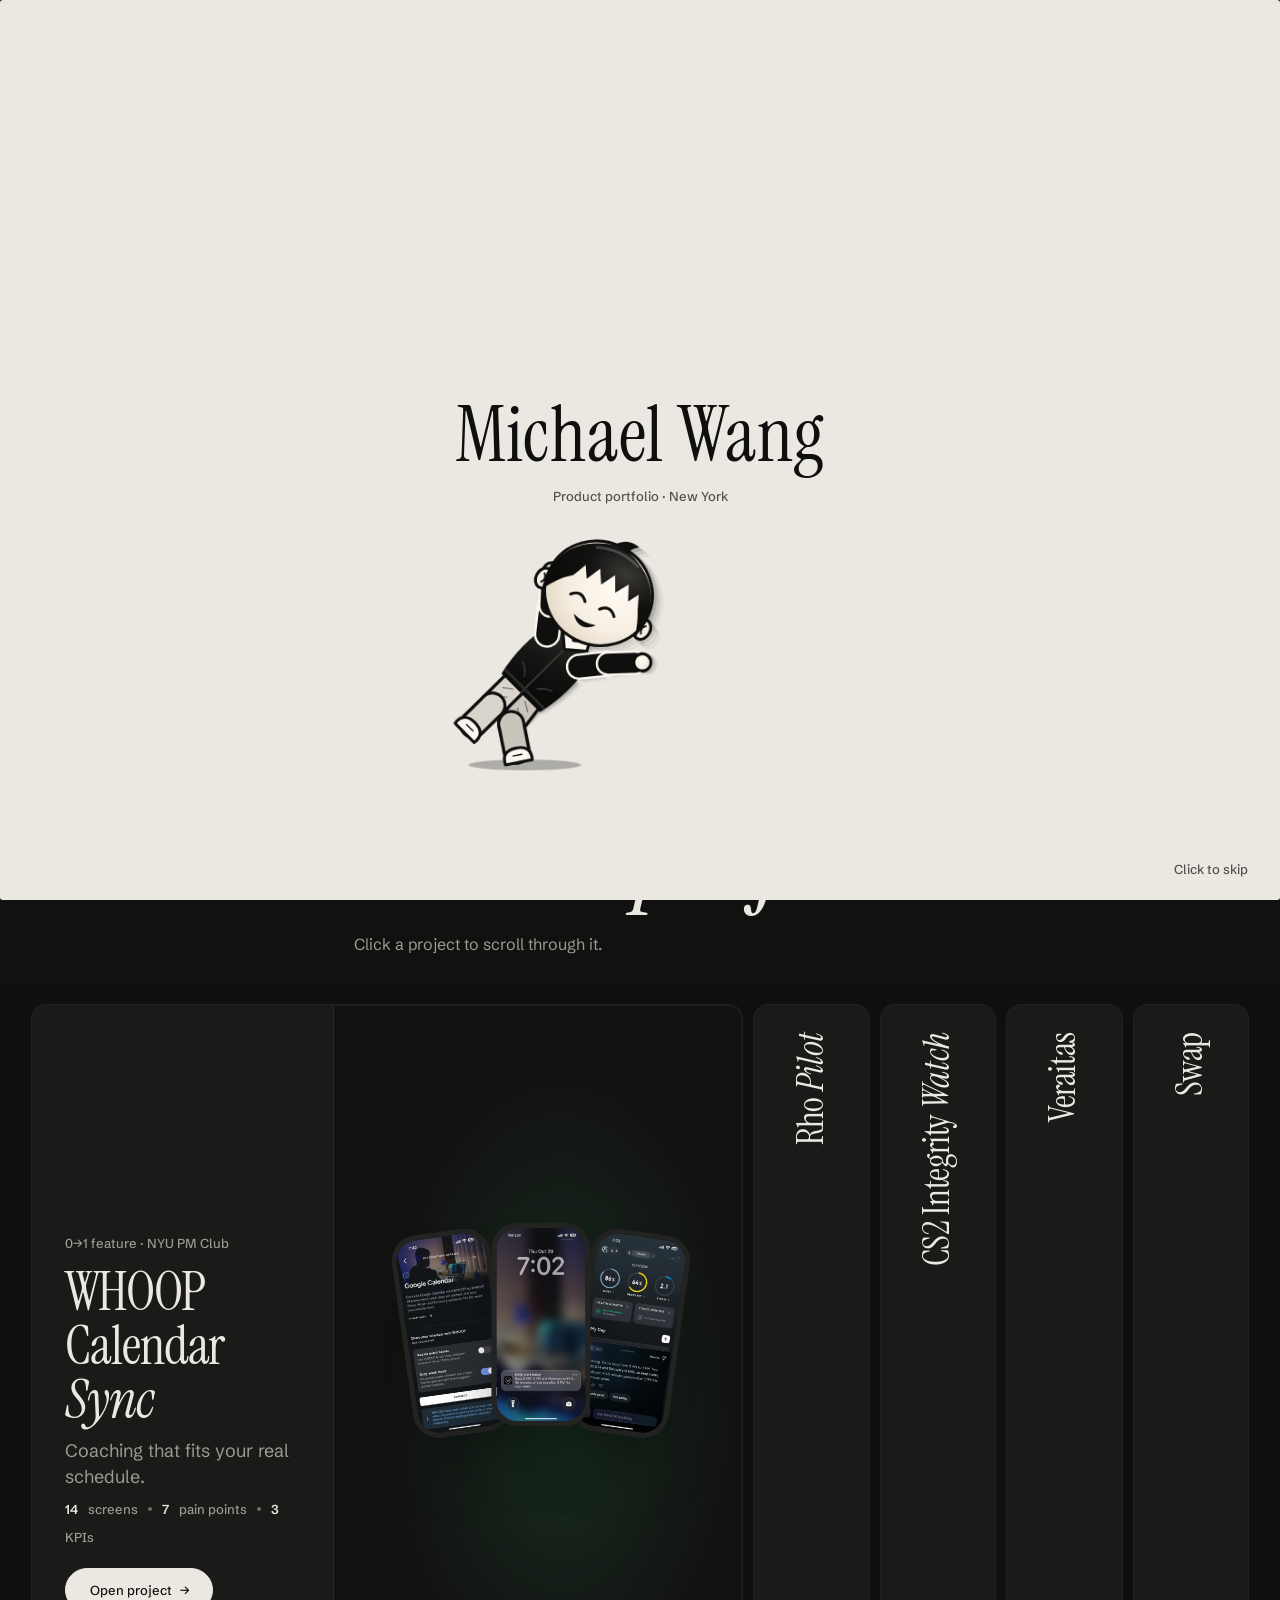
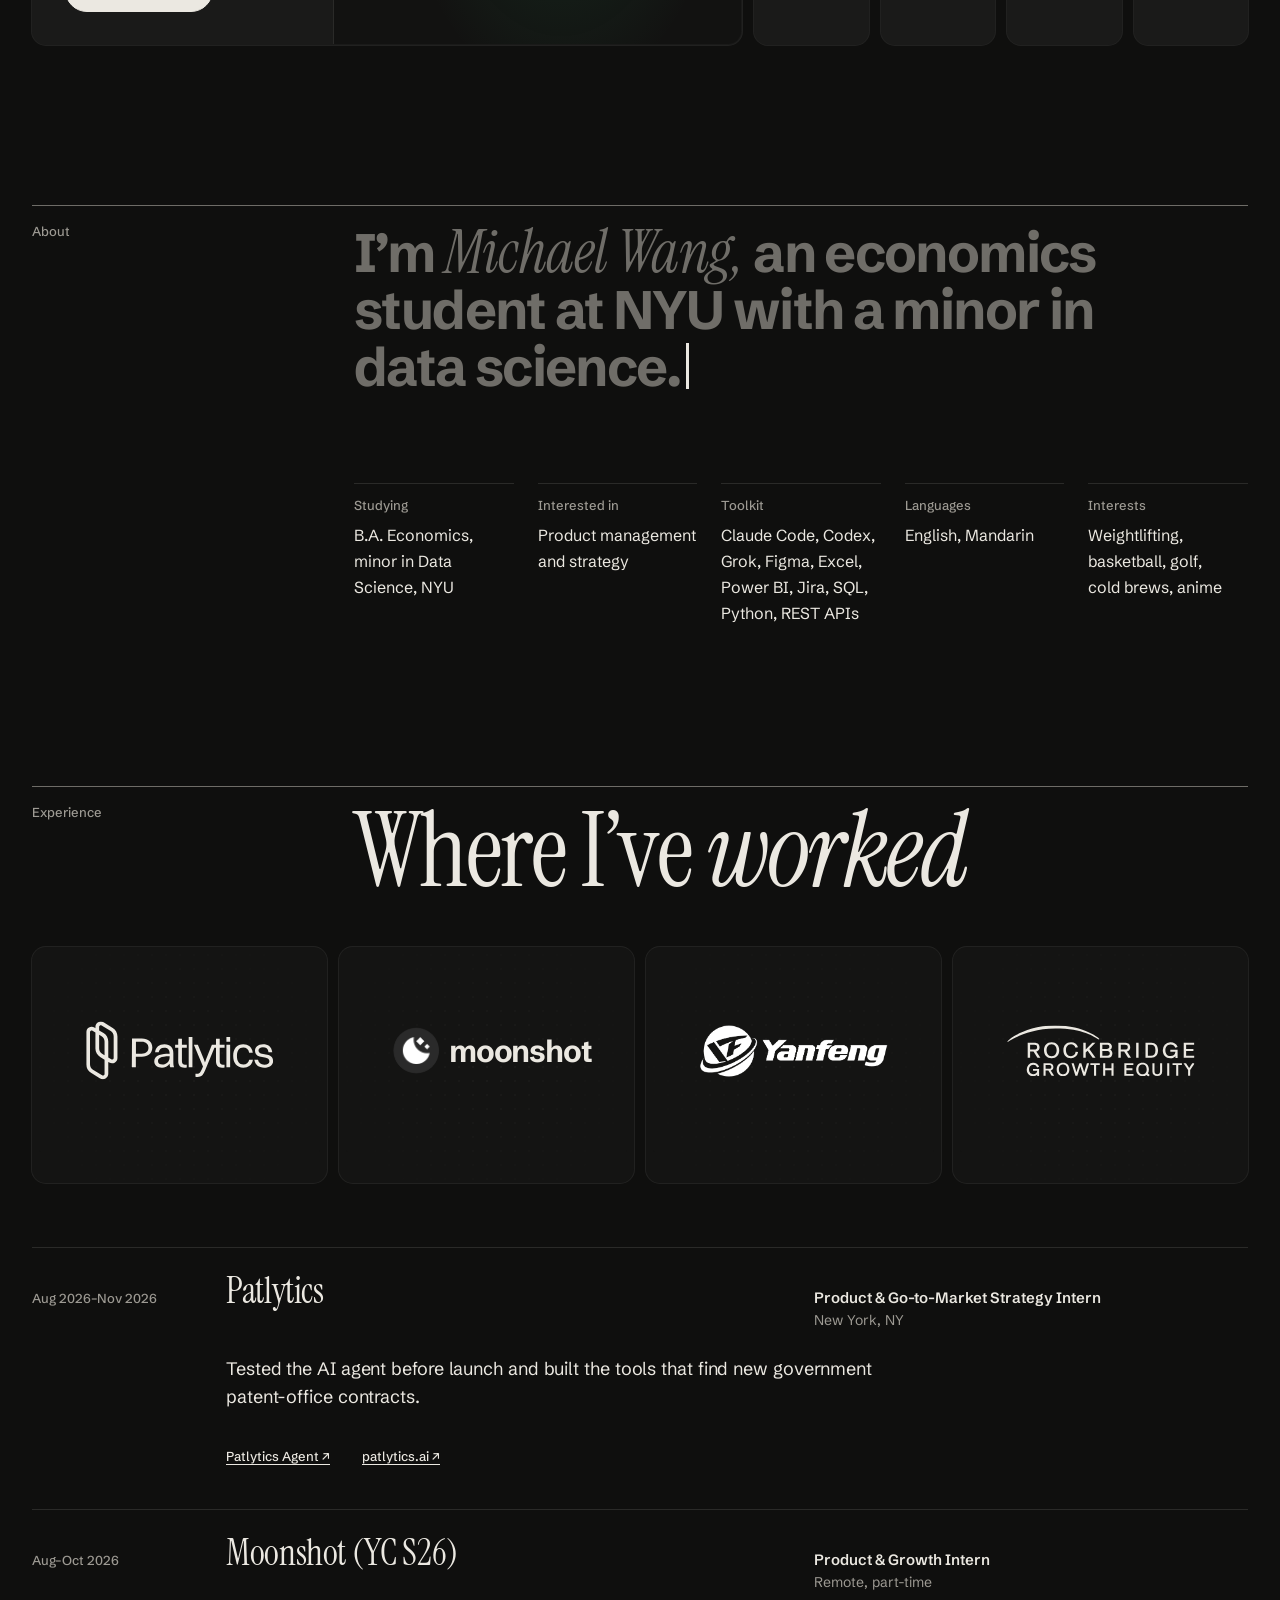
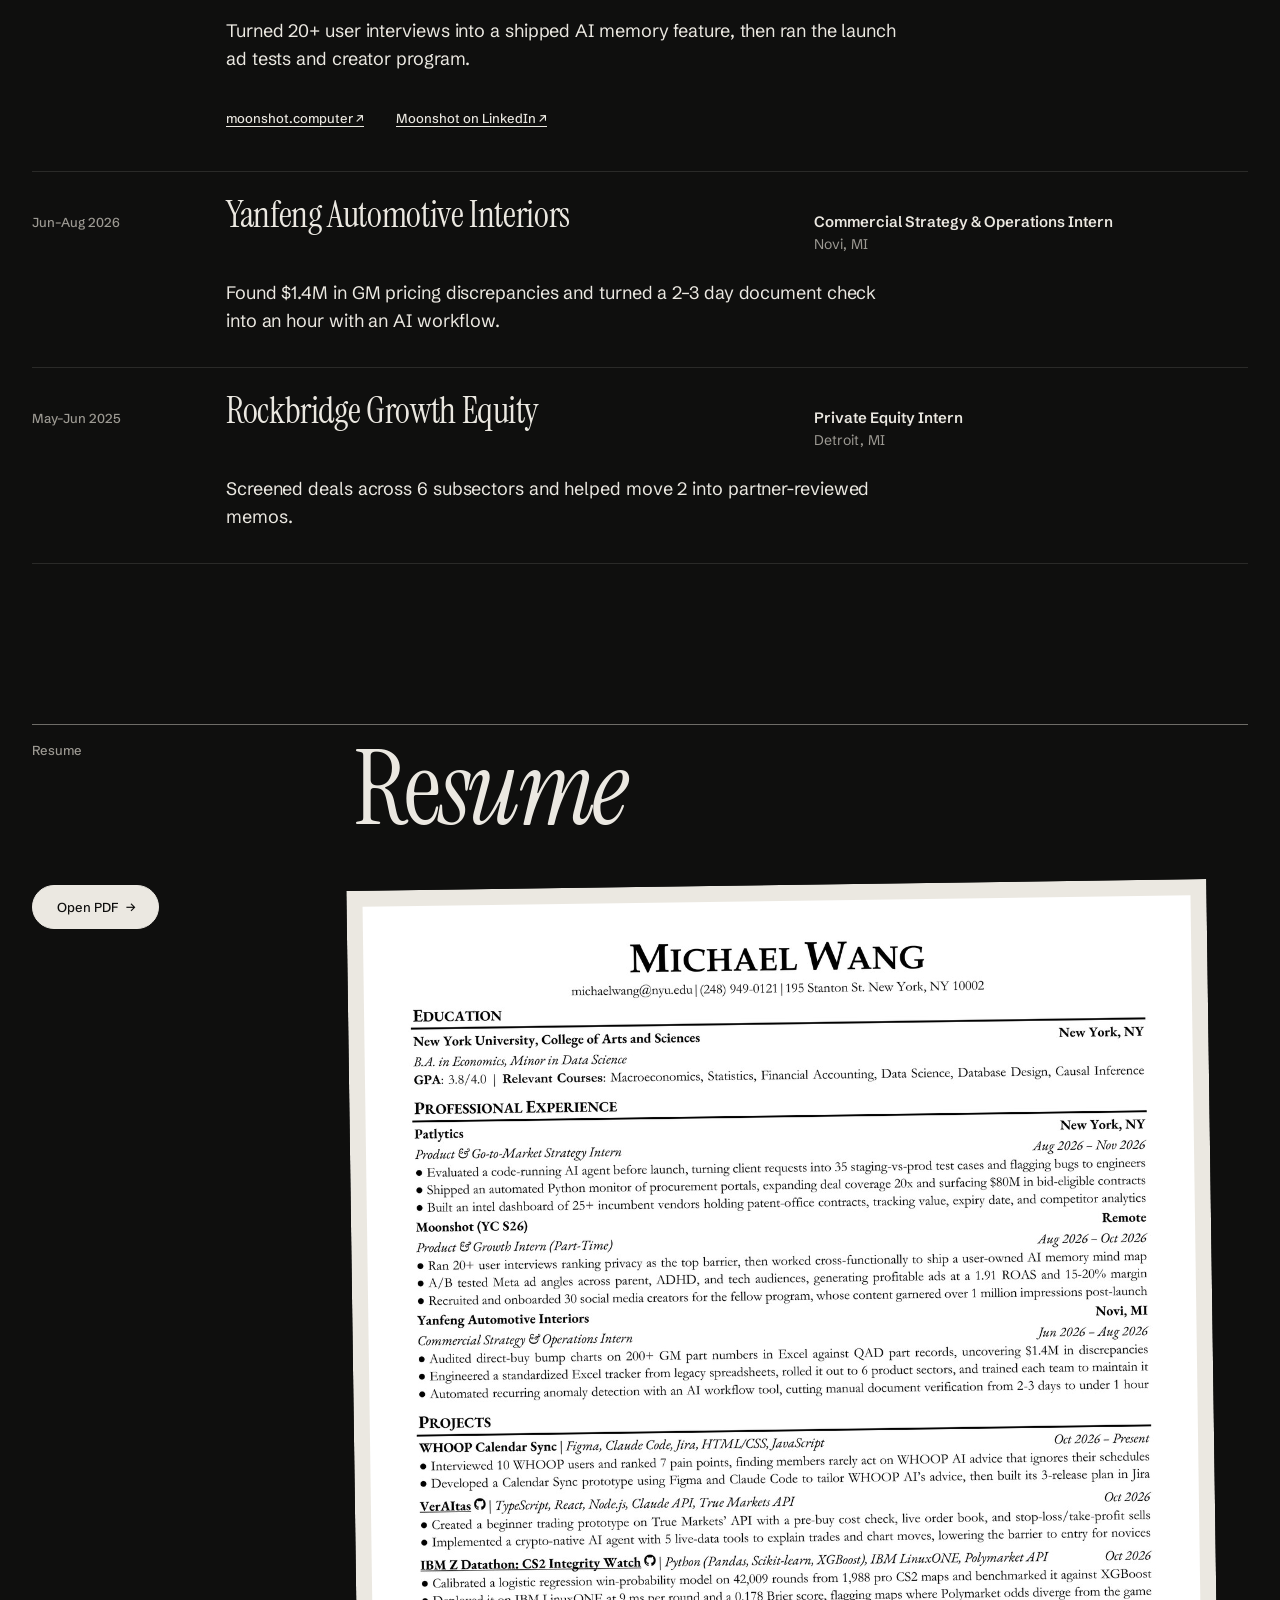
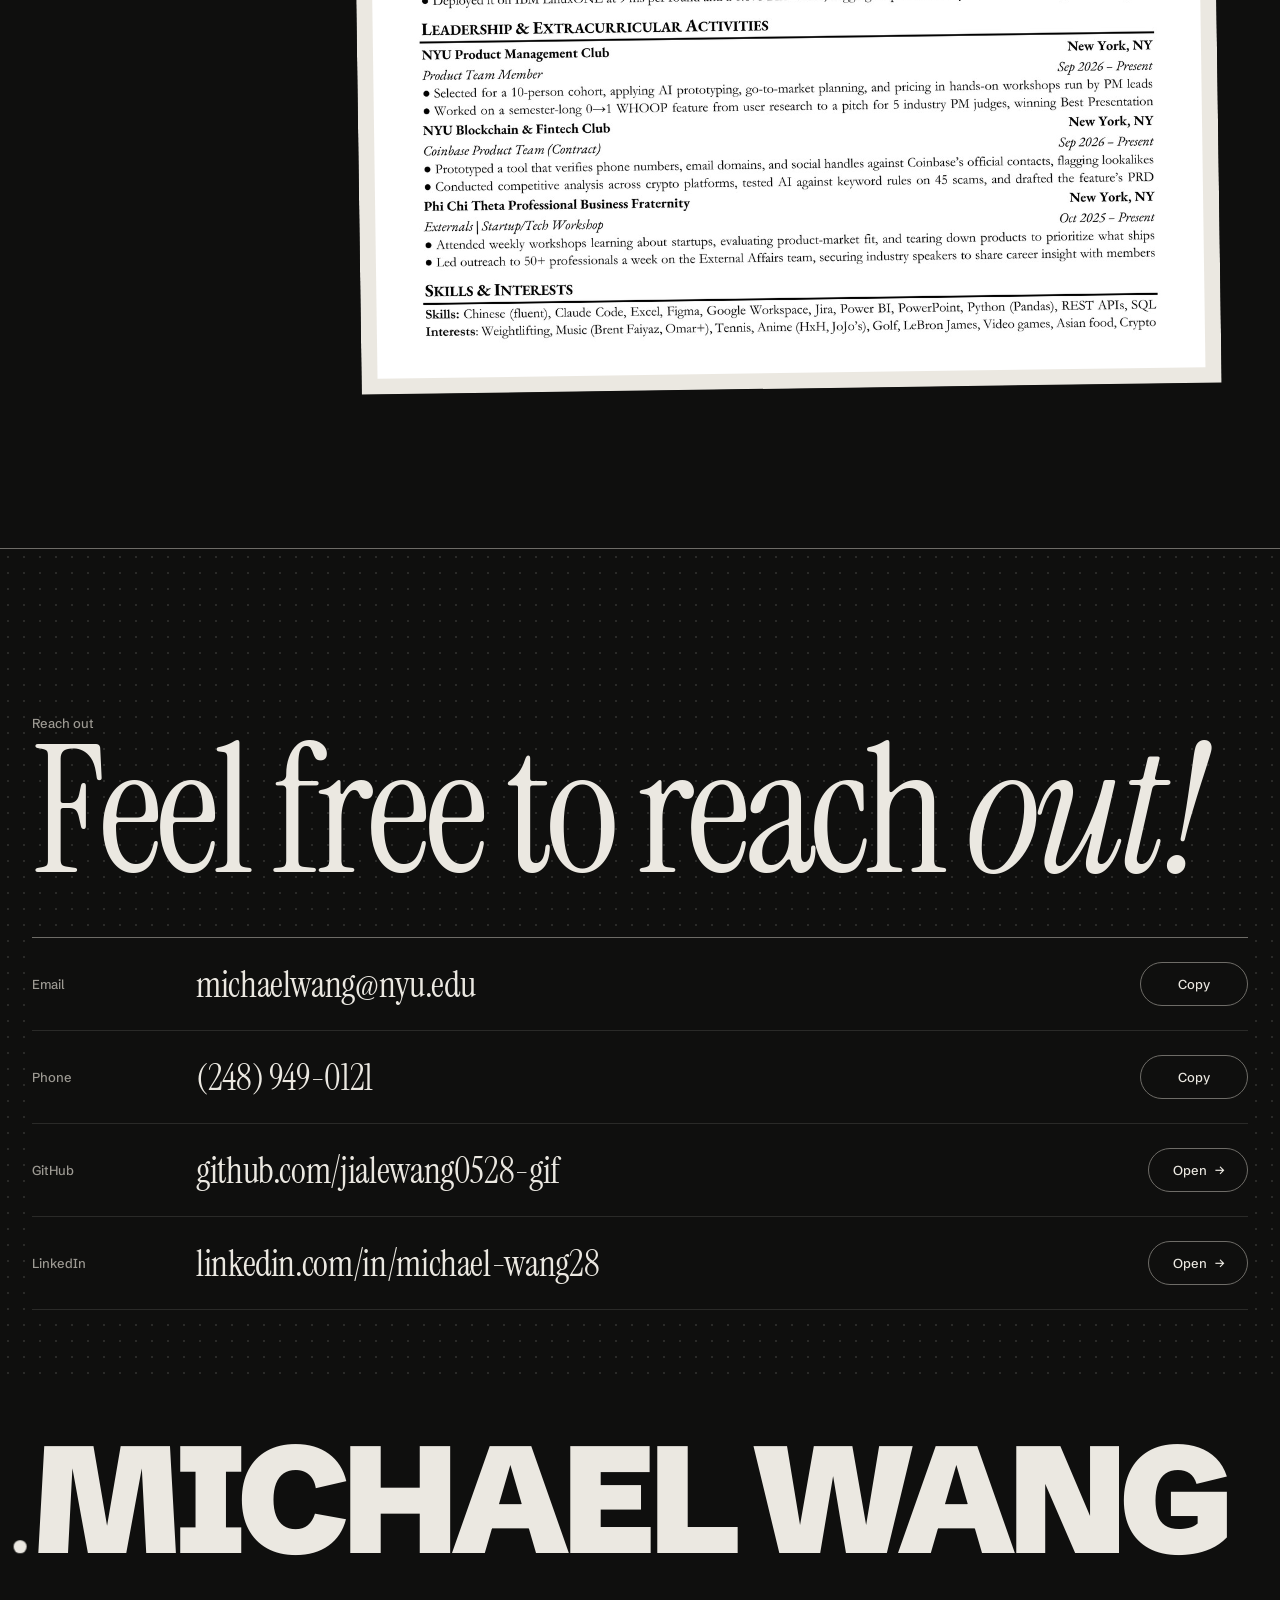
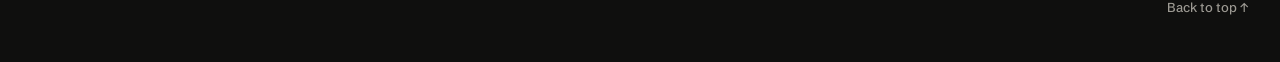
<file: index.html>
<!doctype html>
<html lang="en">
<head>
<meta charset="utf-8">
<script>document.documentElement.classList.add("js");</script>
<meta name="viewport" content="width=device-width, initial-scale=1">
<title>Michael Wang</title>
<link rel="icon" href="data:image/svg+xml,%3Csvg xmlns=%27http://www.w3.org/2000/svg%27 viewBox=%270 0 64 64%27%3E%3Crect width=%2764%27 height=%2764%27 fill=%27%230f0f0e%27/%3E%3Ctext x=%2732%27 y=%2744%27 font-family=%27Georgia,serif%27 font-style=%27italic%27 font-size=%2734%27 fill=%27%23ebe8e1%27 text-anchor=%27middle%27%3EMW%3C/text%3E%3C/svg%3E">
<meta name="color-scheme" content="dark">
<meta name="theme-color" content="#0f0f0e">
<meta property="og:title" content="Michael Wang">
<meta property="og:description" content="NYU economics student working toward product management. Projects, experience and resume.">
<meta property="og:type" content="website">
<meta property="og:url" content="https://michaelwang.lol/">
<meta property="og:site_name" content="Michael Wang">
<meta property="og:image" content="https://michaelwang.lol/og-image.png">
<meta property="og:image:secure_url" content="https://michaelwang.lol/og-image.png">
<meta property="og:image:type" content="image/png">
<meta property="og:image:width" content="1200">
<meta property="og:image:height" content="627">
<meta property="og:image:alt" content="A cartoon of Michael waving beside his name: Michael Wang, product portfolio, New York">
<meta name="twitter:card" content="summary_large_image">
<meta name="twitter:title" content="Michael Wang">
<meta name="twitter:image" content="https://michaelwang.lol/og-image.png">
<meta name="description" content="Michael Wang, NYU economics student working toward product management. Selected work, experience and resume.">
<link rel="preconnect" href="https://fonts.googleapis.com">
<link rel="preconnect" href="https://fonts.gstatic.com" crossorigin>
<link rel="stylesheet" href="https://fonts.googleapis.com/css2?family=Instrument+Serif:ital@0;1&family=Schibsted+Grotesk:ital,wght@0,400..900;1,400..900&display=swap">
<style>
/* Layout: editorial 12-col page on a near-black ground. Obys full-width serif name + corner captions,
   Kerimov tilted poster cards and numbered caps, huyml pinned project counter, onlines word-fill statement.
   Tokens mirror the "Michael Wang" design system. Dark-first. */
/* Monochrome: warm near-black ground, off-white ink, greys in between. No hue accent;
   emphasis comes from italic serif, weight and size. */
:root {
  color-scheme: dark;
  --surface: #0f0f0e;
  --raised: #1a1a19;
  --paper: #ebe8e1;
  --paper-ink: #0f0f0e;
  --paper-muted: #55534e;
  --moss: #2a2a28;
  --line: #2a2a28;
  --line-strong: #6e6c67;
  --ink: #ebe8e1;
  --muted: #9d9a93;
  --ghost: #6f6d68;
  --volt: #ebe8e1;
  --on-volt: #0f0f0e;
  --volt-text: #ebe8e1;
  --dot: rgba(235, 232, 225, .45);
  --poster-bg: #1a1a19;
  --poster-dot: #2a2a28;
  --poster-ink: #ebe8e1;
  --shadow-float: 0 30px 60px -20px rgba(0, 0, 0, .7);

  --serif: "Instrument Serif", "Iowan Old Style", Georgia, serif;
  --sans: "Schibsted Grotesk", "Helvetica Neue", Arial, sans-serif;

  --space-1: 4px; --space-2: 8px; --space-3: 12px; --space-4: 16px; --space-5: 24px;
  --space-6: 32px; --space-7: 48px; --space-8: 64px; --space-9: 96px; --space-10: 160px;
  --gutter: clamp(16px, 3vw, 32px);
  --radius-sm: 3px; --radius-md: 14px; --radius-pill: 999px;
  --dur-fast: 150ms; --dur-base: 300ms; --dur-slow: 600ms;
  --ease-out: cubic-bezier(0.23, 1, 0.32, 1);
  --ease-inout: cubic-bezier(0.77, 0, 0.175, 1);
  --ease-drawer: cubic-bezier(0.32, 0.72, 0, 1);
  --ease-icon: cubic-bezier(0.2, 0, 0, 1);
  --shadow-border: 0 0 0 1px oklch(1 0 0 / 0.08);
  --shadow-border-hover: 0 0 0 1px oklch(1 0 0 / 0.13);
  --image-outline: oklch(1 0 0 / 0.1);
}

* { box-sizing: border-box; }
html { scroll-behavior: smooth; scroll-padding-top: 72px; overflow-x: clip; }
body { margin: 0; background: var(--surface); color: var(--ink); font: 400 16px/26px var(--sans); -webkit-font-smoothing: antialiased; overflow-x: hidden; }
img { max-width: 100%; display: block; }
a { color: inherit; }
::selection { background: var(--volt); color: var(--on-volt); }
:where(a, button, summary):focus-visible { outline: 2px solid var(--volt-text); outline-offset: 3px; }
.wrap { padding-inline: var(--gutter); }
.caps, .caps-s { font: 500 13px/18px var(--sans); letter-spacing: 0; }
.muted { color: var(--muted); }
h1, h2, h3 { text-wrap: balance; }
.sr { position: absolute; width: 1px; height: 1px; overflow: hidden; clip: rect(0 0 0 0); white-space: nowrap; }

/* ---------- preloader (huyml wipe) ---------- */
.curtain { position: fixed; top: 0; right: 0; bottom: 0; left: 0; z-index: 100; pointer-events: none; overflow: hidden; animation: introGone 0s linear 3.2s forwards; }
.curtain.live { pointer-events: auto; cursor: pointer; }
.curtain { -webkit-tap-highlight-color: transparent; }
.curtain.js { animation: none; }
.cpanel { position: absolute; top: 0; right: 0; bottom: 0; left: 0; background: #ebe8e1; will-change: transform; display: grid; place-items: center; box-shadow: -30px 0 60px rgba(0, 0, 0, .35); }
.cpanel-ui { display: grid; justify-items: center; gap: 14px; color: #0f0f0e; }
.c-name { font: 400 clamp(40px, 6vw, 84px)/1 var(--serif); letter-spacing: .01em; min-height: 1em; }
.c-cap { font: 500 13px/18px var(--sans); color: rgba(15, 15, 14, .7); min-height: 18px; }
.kid { position: absolute; left: 0; bottom: 14vh; width: clamp(150px, 17vw, 240px); will-change: transform; }
.kid-svg { display: block; width: 100%; height: auto; overflow: visible; }
@media (max-width: 640px) { .kid { width: 40vw; bottom: 14vh; } .c-name { font-size: 13vw; } }
.k-ink { fill: #0f0f0e; } .k-inks { stroke: #0f0f0e; stroke-width: 3.2; stroke-linecap: round; stroke-linejoin: round; }
.k-skin { fill: #f6efe4; } .k-paper { fill: #fbf8f1; }
.kid-svg g { transform-box: view-box; }
.dust { position: absolute; width: 22px; height: 16px; border-radius: 50%; background: rgba(15, 15, 14, .1); border: 1.5px solid rgba(15, 15, 14, .28); pointer-events: none; animation: dust .46s ease-out forwards; }
@keyframes dust { from { opacity: .9; transform: translate(0, 0) scale(calc(.4 * var(--s, 1))); } to { opacity: 0; transform: translate(var(--dx, 18px), -18px) scale(calc(1.5 * var(--s, 1))); } }
.kid.ghost { opacity: 0; pointer-events: none; }
.c-skip.wait { right: 50%; transform: translateX(50%); bottom: 18vh; color: rgba(15, 15, 14, .6); animation: waitPulse 1.6s ease-in-out infinite; }
@keyframes waitPulse { 50% { opacity: .35; } }
.c-skip { position: absolute; right: var(--gutter); bottom: 22px; font: 500 13px/18px var(--sans); color: rgba(15, 15, 14, .7); z-index: 3; }
@keyframes introGone { to { visibility: hidden; } }
.rot { display: inline-block; border-bottom: 1px solid var(--line-strong); font-variant-ligatures: none; }
/* hero entrance runs when the intro hands off (html.ready); without JS everything is simply visible */
html.intro-on .ch, html.intro-on .hero-main > *, html.intro-on .corners, html.intro-on .nav > * { opacity: 0; }
html.ready .ch { animation: chIn 600ms var(--ease-out) backwards; animation-delay: calc(var(--i) * 30ms); }
html.ready .corners { animation: lineIn 600ms var(--ease-inout) .1s backwards; }
html.ready .nav > * { animation: navIn 300ms ease-out backwards; animation-delay: .6s; }
html.from-sbx .nav > * { animation: none; }
@keyframes navIn { from { opacity: 0; transform: translateY(-12px); filter: blur(4px); } }
html.ready .focus, html.ready .hero-side .btns { animation: riseIn 300ms ease-out .4s backwards; }
html.ready .hero-side .btns { animation-delay: .5s; }
html.ready .frame { animation: frameIn 600ms var(--ease-inout) .1s backwards; }
html.ready .frame img { animation: imgIn 900ms var(--ease-out) .1s backwards; }
html.ready .portrait figcaption { animation: riseIn 300ms ease-out .7s backwards; }
@keyframes riseIn { from { opacity: 0; transform: translateY(12px); filter: blur(4px); } }
@keyframes frameIn { from { clip-path: inset(50% 50% 50% 50%); } }
@keyframes imgIn { from { transform: scale(1.12); filter: grayscale(1) blur(4px); } }

/* ---------- nav (Kerimov) ---------- */
.nav { position: fixed; top: 0; left: 0; right: 0; z-index: 50; padding: calc(env(safe-area-inset-top, 0px) + 18px) var(--gutter) 18px; display: flex; align-items: center; justify-content: space-between; gap: var(--space-5); background: var(--surface); border-bottom: 1px solid transparent; transition: border-color var(--dur-fast); }
.nav.scrolled { border-bottom-color: var(--line); }
.nav-mark { font: 900 15px/1 var(--sans); letter-spacing: -.01em; text-decoration: none; text-transform: uppercase; }
.nav-links { display: flex; gap: var(--space-6); list-style: none; margin: 0; padding: 0; }
.nav-links a { text-decoration: none; color: var(--muted); transition: color var(--dur-fast); }
.nav-links a.is-current { color: var(--ink); }
@media (hover: hover) and (pointer: fine) { .nav-links a:hover { color: var(--ink); } }
/* ???: a small door to the Sandbox. Same type as the other links; a sheen runs through the ??? now and then.
   Hover rolls ??? up and Sandbox in from below; leaving rolls it back. */
.nav-sbx { --sbx-c: var(--muted); position: relative; -webkit-tap-highlight-color: transparent; }
.nav-sbx:focus-visible { outline: none; }
.nav-sbx:focus-visible::after { content: ""; position: absolute; inset: -3px calc(-3px - var(--sbx-dx, 0px)) -3px -3px; outline: 2px solid var(--volt-text); pointer-events: none; }
.sbx-l { position: relative; display: inline-block; clip-path: inset(-1px -200px -1px -2px); }
.sbx-q, .sbx-w { display: block; transition: transform 300ms var(--ease-out), opacity 200ms ease-out; }
.sbx-q, .sbx-w { color: transparent; -webkit-background-clip: text; background-clip: text; background-repeat: no-repeat; background-size: 320% 100%; background-position: 100% 0; }
.sbx-q { background-image: linear-gradient(100deg, var(--sbx-c) 0 42%, #fff 48%, #c8b4ff 52%, var(--sbx-c) 58% 100%); }
.sbx-w { position: absolute; left: 0; top: 0; white-space: nowrap; background-image: linear-gradient(100deg, var(--ink) 0 42%, #fff 48%, #b99cff 52%, var(--ink) 58% 100%); opacity: 0; transform: translateY(105%); }
.nav-sbx.on .sbx-w { transition-delay: 50ms; }
.nav-sbx.on .sbx-q { opacity: 0; transform: translateY(-105%); }
.nav-sbx.on .sbx-w { opacity: 1; transform: none; }
@media (prefers-reduced-motion: no-preference) {
  .sbx-q { animation: sbxSheen 4.8s cubic-bezier(.45, 0, .55, 1) 1.2s infinite; }
  .nav-sbx.on .sbx-w { animation: sbxSheenOnce 700ms cubic-bezier(.45, 0, .55, 1) 80ms both; }
}
@media (prefers-reduced-motion: reduce) {
  .sbx-q, .sbx-w { transform: none !important; transition: opacity 150ms ease-out; }
}
@keyframes sbxSheen { 0% { background-position: 100% 0; } 26%, 100% { background-position: 0 0; } }
@keyframes sbxSheenOnce { from { background-position: 100% 0; } to { background-position: 0 0; } }
.live { display: inline-flex; align-items: center; gap: var(--space-2); padding: 6px 10px; border-radius: var(--radius-sm); box-shadow: inset 0 0 0 1px var(--line); color: var(--muted); white-space: nowrap; }
.live::before { content: ""; width: 7px; height: 7px; border-radius: 50%; background: var(--volt); animation: pulse 2.4s var(--ease-inout) infinite; }
@keyframes pulse { 0%, 100% { box-shadow: 0 0 0 0 var(--dot); } 50% { box-shadow: 0 0 0 5px transparent; } }
.menu-btn { display: none; background: none; border: 0; color: var(--ink); cursor: pointer; padding: 8px 0; min-height: 44px; transition: scale 150ms ease-out; -webkit-tap-highlight-color: transparent; }
.menu-btn::before { content: ""; display: inline-block; width: 14px; height: 1px; background: currentColor; vertical-align: middle; margin-right: 10px; }
@media (max-width: 860px) {
  .nav-links { display: none; position: absolute; top: 100%; left: var(--gutter); right: var(--gutter); flex-direction: column; gap: 0; background: var(--raised); padding: var(--space-3) var(--space-5); }
  .nav.open .nav-links { display: flex; animation: menuIn 200ms var(--ease-out) both; }
  @keyframes menuIn { from { opacity: 0; transform: translateY(-6px); } }
  @media (prefers-reduced-motion: reduce) { .nav.open .nav-links { animation-name: fadeOnly; } @keyframes fadeOnly { from { opacity: 0; } } }
  .nav-links a { display: block; padding: var(--space-3) 0; color: var(--ink); }
  .nav-sbx { --sbx-c: var(--ink); }
  .menu-btn { display: inline-block; }
  .nav .live { display: none; }
}

/* ---------- hero ---------- */
.hero { position: relative; padding-top: calc(env(safe-area-inset-top, 0px) + 84px); padding-bottom: var(--space-8); }
.corners { display: flex; justify-content: space-between; gap: var(--space-4); color: var(--muted); padding-bottom: var(--space-3); border-bottom: 1px solid var(--line); }
.name { margin: 0; font: 400 17.2vw/.82 var(--serif); letter-spacing: -.035em; white-space: nowrap; padding: var(--space-4) 0 var(--space-5); }
.name .ln { display: inline-block; overflow: hidden; vertical-align: top; padding: 0 .05em .24em 0; margin-bottom: -.16em; }
.name .ln > span { display: inline-block; }
.name em { font-style: italic; }

@keyframes rise { from { transform: translateY(105%); } }
.ch { display: inline-block; }
@keyframes chIn { from { transform: translateY(70%) rotate(6deg); filter: blur(4px); opacity: 0; } }

@keyframes lineIn { from { clip-path: inset(0 100% 0 0); } }

.hero-grid { display: grid; grid-template-columns: minmax(0, 1fr) minmax(220px, 300px) minmax(0, 1.15fr); gap: var(--space-6); align-items: end; }
.intro { display: grid; gap: var(--space-5); align-content: end; min-width: 0; }
.intro p { margin: 0; font-size: 20px; line-height: 30px; letter-spacing: -.01em; max-width: 34ch; }
.intro .facts { display: grid; gap: var(--space-2); color: var(--muted); }
.btns { display: flex; flex-wrap: wrap; gap: var(--space-3); }
.btn { font: 500 13px/18px var(--sans); display: inline-flex; align-items: center; gap: var(--space-2); height: 44px; padding: 0 var(--space-5); border-radius: var(--radius-pill); border: 1px solid var(--line-strong); background: transparent; color: var(--ink); cursor: pointer; text-decoration: none; transition: background-color var(--dur-fast) ease, color var(--dur-fast) ease, border-color var(--dur-fast) ease, transform var(--dur-base) var(--ease-out), scale 150ms ease-out; -webkit-tap-highlight-color: transparent; }
.btn:has(.arr) { padding-inline-end: 22px; }
@media (hover: hover) and (pointer: fine) { .btn:hover { background: var(--ink); color: var(--surface); border-color: var(--ink); } }
.btn-primary { background: var(--volt); border-color: var(--volt); color: var(--on-volt); }
.btn .arr { display: inline-block; transition: transform var(--dur-fast) var(--ease-out); }
@media (hover: hover) and (pointer: fine) { .btn:hover .arr { transform: translateX(3px) rotate(-45deg); } }

.portrait { position: relative; margin: 0; padding: 14px; }

.frame { position: relative; border: 1px solid var(--line); padding: 10px; }
.frame img { width: 100%; height: auto; aspect-ratio: 4 / 5; object-fit: cover; filter: grayscale(.15) contrast(1.02); outline: 1px solid var(--image-outline); outline-offset: -1px; }
@keyframes settle { from { transform: scale(1.06); opacity: .4; } }
.badge { position: absolute; top: -18px; right: -30px; width: 108px; height: 108px; animation: spin 22s linear infinite; z-index: 2; }
.badge-bg { fill: var(--surface); stroke: var(--line-strong); stroke-width: 1; }
.badge-t { font: 700 9.4px var(--sans); letter-spacing: .2em; text-transform: uppercase; fill: var(--ink); }
.badge-c { font: italic 400 22px var(--serif); fill: var(--ink); }
@keyframes spin { to { transform: rotate(360deg); } }
.portrait figcaption { display: flex; justify-content: space-between; gap: var(--space-3); color: var(--muted); padding: var(--space-3) 10px 0; }
.portrait figcaption span { white-space: nowrap; }
.hero-main { display: grid; grid-template-columns: minmax(0, 4fr) minmax(0, 8fr); gap: clamp(24px, 4vw, 64px); align-items: end; padding-top: var(--space-6); }
.portrait.big { padding: 14px; max-width: 460px; width: 100%; perspective: 900px; }
.portrait.big .frame img { aspect-ratio: 4 / 5; max-height: min(60vh, 560px); object-position: 50% 30%; }
.portrait.big .frame { transform-style: preserve-3d; transition: transform .6s var(--ease-out); will-change: transform; }
.portrait.big .frame::after { content: ""; position: absolute; inset: 10px; pointer-events: none; background: linear-gradient(105deg, transparent 38%, rgba(255, 255, 255, .28) 49%, rgba(255, 255, 255, .06) 53%, transparent 62%) no-repeat; background-size: 260% 100%; background-position: var(--gx, 140%) 0; mix-blend-mode: soft-light; animation: sheen 7s var(--ease-inout) 2.5s infinite; }
@media (hover: hover) and (pointer: fine) { .portrait.big:hover .frame::after { animation: none; transition: background-position .2s linear; } }
@keyframes sheen { 0% { background-position: 140% 0; } 18%, 100% { background-position: -40% 0; } }
.hero-side { display: grid; gap: var(--space-6); align-content: end; min-width: 0; padding-bottom: 30px; }
.hero-side .name { padding: 0; line-height: .86; }
.focus { display: grid; gap: 14px; border-top: 1px solid var(--line-strong); padding-top: var(--space-4); }
.focus-top { display: flex; justify-content: space-between; gap: 16px; color: var(--muted); font-variant-numeric: tabular-nums; }
.focus-word { display: grid; font: 500 clamp(34px, 4.6vw, 76px)/1 var(--sans); letter-spacing: -.03em; text-transform: uppercase; white-space: nowrap; overflow: hidden; height: 1.05em; }
/* two stacked words: the old one is nearly gone before the new one comes up, so they never read on top of each other */
.rot-w { grid-area: 1 / 1; opacity: 0; transition: opacity 200ms ease-out; }
.rot-w.on { opacity: 1; transition: opacity 320ms ease-out 140ms; }
.focus-bar { display: block; height: 2px; background: var(--line); position: relative; overflow: hidden; }
.focus-bar b { position: absolute; inset: 0; background: var(--ink); transform: scaleX(0); transform-origin: left; }
.focus-bar b.run { transform: scaleX(1); transition: transform 2.6s linear; }
@media (max-width: 900px) {
  .hero-main { grid-template-columns: minmax(0, 1fr); gap: var(--space-5); }
  .portrait.big { max-width: 340px; justify-self: center; }
  .portrait.big .frame img { max-height: 52vh; }
  .focus-word { white-space: normal; height: auto; min-height: 2.1em; font-size: clamp(30px, 9vw, 52px); }
}
.peek { position: relative; min-height: 420px; min-width: 0; }
.peek-head { position: absolute; top: 0; left: 0; color: var(--muted); }
.peek .float { position: absolute; width: min(250px, 48%); }
.peek .float:nth-of-type(1) { left: 4%; top: 40px; --tilt: -5deg; z-index: 2; }
.peek .float:nth-of-type(2) { right: 2%; top: 76px; --tilt: 4deg; }

/* ---------- FloatCard (system) ---------- */
.float { display: block; color: inherit; text-decoration: none; transform: rotate(var(--tilt, -3deg)); transition: transform var(--dur-base) var(--ease-out); }
.float:focus-visible { transform: rotate(0deg) translateY(-6px); z-index: 3; }
@media (hover: hover) and (pointer: fine) { .float:hover { transform: rotate(0deg) translateY(-6px); z-index: 3; } }
.sheet { background: var(--paper); padding: 10px 10px 0; box-shadow: var(--shadow-float); }
.media { position: relative; aspect-ratio: 4 / 5; overflow: hidden; background-color: var(--poster-bg); background-image: radial-gradient(var(--poster-dot) 1px, transparent 1.4px); background-size: 16px 16px; }
.media svg { position: absolute; inset: 0; width: 100%; height: 100%; }
.poster { position: absolute; left: 14px; right: 14px; bottom: 14px; color: var(--poster-ink); font: 900 clamp(20px, 2.3vw, 30px)/.9 var(--sans); letter-spacing: -.03em; text-transform: uppercase; }
.poster small { display: block; font: 500 11px/14px var(--sans); letter-spacing: 0; text-transform: none; margin-bottom: 8px; color: #9d9a93; }
.rec { stroke-dasharray: 42 100; animation: rec 5s var(--ease-out) infinite; }
@keyframes rec { 0% { stroke-dasharray: 0 100; stroke: #ff5a4e; } 30% { stroke: #f6c544; } 45%, 100% { stroke-dasharray: 42 100; stroke: #f6c544; } }
.rec-n { font: 800 22px var(--sans); fill: #ebe8e1; letter-spacing: -.02em; }
.cal-hit { animation: blink-cell 5s steps(1) infinite; }
.cal-hit2 { animation: blink-cell 5s steps(1) 1.2s infinite; }
@keyframes blink-cell { 0%, 30% { fill: #2a2a28; } 31%, 100% { fill: currentColor; } }
.cal-hit { color: #3ddc84; } .cal-hit2 { color: #ff5a4e; }
.mkt, .mdl { stroke-dasharray: 100 100; animation: draw 6s var(--ease-out) infinite; }
.mdl { animation-delay: .3s; }
@keyframes draw { 0% { stroke-dashoffset: 100; } 55%, 100% { stroke-dashoffset: 0; } }
.band { animation: band 6s ease-in-out infinite; }
@keyframes band { 0%, 40% { opacity: 0; } 55%, 100% { opacity: .22; } }
.ping { transform-box: fill-box; transform-origin: center; animation: ping 6s ease-out infinite; }
@keyframes ping { 0%, 45% { opacity: 0; transform: scale(.4); } 55% { opacity: 1; transform: scale(1.4); } 70%, 100% { opacity: 1; transform: scale(1); } }
.foot { display: flex; justify-content: space-between; align-items: center; gap: 8px; padding: 10px 2px 12px; color: var(--paper-ink); font: 500 11px/14px var(--sans); letter-spacing: 0; text-transform: none; }
.foot > span:first-child { min-width: 0; overflow: hidden; text-overflow: ellipsis; white-space: nowrap; }
.sw { display: flex; gap: 4px; }
.sw i { width: 12px; height: 12px; display: block; }
.sticker { display: table; margin: -16px 0 0 auto; position: relative; z-index: 1; transform: rotate(-4deg); background: var(--moss); color: var(--ink); padding: 9px 14px; border-radius: var(--radius-sm); font: 500 13px/18px var(--sans); letter-spacing: 0; text-transform: none; }

@media (max-width: 1020px) {
  .hero-grid { grid-template-columns: minmax(0, 1fr) minmax(200px, 280px); }
  .peek { grid-column: 1 / -1; min-height: 0; display: flex; gap: var(--space-6); padding-top: var(--space-7); justify-content: center; }
  .peek .float { position: relative; left: auto !important; right: auto !important; top: auto !important; width: min(250px, 46%); }
}
@media (max-width: 640px) {
  .hero-grid { grid-template-columns: minmax(0, 1fr); }
  .portrait { max-width: 280px; justify-self: center; grid-row: 1; } .badge { right: -14px; width: 88px; height: 88px; }
  .peek { gap: var(--space-4); }
}

/* ---------- reel (huyml card stream) ---------- */
.reel { --cards: 8; position: relative; height: calc(var(--cards) * 32vh + 100vh); margin: 0 calc(var(--gutter) * -1) var(--space-9); }
.reel-pin { position: sticky; top: 0; height: 100vh; height: 100svh; overflow: hidden; perspective: 1500px; }
.reel-stage { position: absolute; inset: 0; transform-style: preserve-3d; }
.reel-bg { position: absolute; inset: -10%; pointer-events: none; }
.reel-bg img { position: absolute; left: 50%; top: 42%; width: 70%; transform: translate(-50%, -50%) scale(1.3); filter: blur(70px) saturate(1.4); opacity: 0; transition: opacity 1.1s var(--ease-out); }
.reel-bg img.on { opacity: .42; }
@media (max-width: 760px) { .reel-bg img { filter: blur(40px) saturate(1.3); } }
.rc { position: absolute; left: 50%; top: 40%; width: min(40vw, 540px); margin: 0; transform-style: preserve-3d; will-change: transform, opacity; cursor: pointer; backface-visibility: hidden; }
.rc img { width: 100%; height: auto; display: block; box-shadow: 0 40px 80px -30px rgba(0, 0, 0, .75); outline: 1px solid var(--image-outline); outline-offset: -1px; }
.rc.poster { width: max(170px, min(19vw, 250px)); }
.rc .float { transform: none !important; max-width: none; }
.rc .float .sticker { display: none; }
.reel-count { position: absolute; top: 92px; left: var(--gutter); display: flex; gap: 8px; z-index: 200; }
.reel-n { font: 500 clamp(80px, 11vw, 168px)/.82 var(--sans); letter-spacing: -.06em; font-variant-numeric: tabular-nums; transition: filter 180ms ease-out, opacity 180ms ease-out, transform 180ms ease-out; }
.reel-of { color: var(--muted); margin-top: 8px; }
.reel.swap .reel-n { filter: blur(18px); opacity: .15; transform: translateY(-10px); }
.reel-side { position: absolute; top: 104px; right: var(--gutter); color: var(--muted); display: grid; justify-items: end; gap: 10px; z-index: 200; font-variant-numeric: tabular-nums; }
.reel-bar { display: block; width: 120px; height: 1px; background: var(--line); position: relative; }
.reel-bar b { position: absolute; left: 0; top: 0; bottom: 0; width: 0; background: var(--ink); }
.reel-info { position: absolute; left: 50%; bottom: 6vh; padding: 28px 40px; background: radial-gradient(closest-side, var(--surface) 62%, color-mix(in srgb, var(--surface) 82%, transparent) 72%, color-mix(in srgb, var(--surface) 48%, transparent) 84%, color-mix(in srgb, var(--surface) 16%, transparent) 94%, transparent); transform: translateX(-50%); width: min(560px, calc(100% - 32px)); display: grid; justify-items: center; gap: 10px; text-align: center; z-index: 200; transition: filter 180ms ease-out, opacity 180ms ease-out, transform 180ms ease-out; }
.reel.swap .reel-info { filter: blur(12px); opacity: 0; transform: translateX(-50%) translateY(14px); }
.reel-cat { color: var(--muted); }
.reel-title { font: 400 clamp(36px, 4.6vw, 64px)/1 var(--serif); letter-spacing: -.02em; text-decoration: none; color: var(--ink); }
.reel-title em { font-style: italic; }
@media (hover: hover) and (pointer: fine) { .reel-title:hover { opacity: .75; } }
.reel-desc { color: var(--muted); max-width: 44ch; }
.reel-stats { color: var(--muted); display: flex; align-items: center; gap: 10px; flex-wrap: wrap; justify-content: center; }
.reel-stats b { color: var(--ink); font-weight: 600; }
.reel-stats i { width: 4px; height: 4px; border-radius: 50%; background: var(--line-strong); display: inline-block; }
.reel-read { margin-top: 6px; }
.reel-tabs { position: absolute; top: 92px; left: 50%; transform: translateX(-50%); display: flex; gap: 6px; padding: 5px; border: 1px solid var(--line); border-radius: var(--radius-pill); background: var(--surface); z-index: 210; }
.reel-tab { border: 0; background: transparent; color: var(--muted); padding: 10px 16px; border-radius: var(--radius-pill); cursor: pointer; white-space: nowrap; transition: background-color var(--dur-fast) ease, color var(--dur-fast), scale 150ms ease-out; -webkit-tap-highlight-color: transparent; }
@media (hover: hover) and (pointer: fine) { .reel-tab:hover { color: var(--ink); } }
.reel-tab.on { background: var(--ink); color: var(--surface); }
.reel-tab:focus-visible, .reel-arrow:focus-visible { outline: 2px solid var(--ink); outline-offset: 3px; }
.reel-arrows { position: absolute; right: var(--gutter); bottom: calc(6vh + 40px); display: flex; gap: 8px; z-index: 210; }
.reel-arrow { width: 52px; height: 52px; border-radius: 50%; border: 1px solid var(--line-strong); background: var(--surface); color: var(--ink); font: 400 20px/1 var(--sans); cursor: pointer; transition: background-color var(--dur-fast) ease, color var(--dur-fast), scale 150ms ease-out; -webkit-tap-highlight-color: transparent; }
@media (hover: hover) and (pointer: fine) { .reel-arrow:hover { background: var(--ink); color: var(--surface); } }
.reel-arrow:disabled { opacity: .3; cursor: default; background: var(--surface); color: var(--ink); }
.reel-skip { position: absolute; left: var(--gutter); bottom: calc(6vh + 40px); color: var(--muted); z-index: 210; text-decoration: none; padding: 12px 16px; background: var(--surface); border: 1px solid var(--line); border-radius: var(--radius-pill); }
@media (hover: hover) and (pointer: fine) { .reel-skip:hover { color: var(--ink); } }
@media (max-width: 760px) {
  .reel { height: calc(var(--cards) * 28vh + 100vh); }
  .rc { width: 78vw; top: 36%; } .rc.poster { width: 46vw; }
  .reel-count { top: 76px; } .reel-side { display: none; }
  .reel-info { bottom: 12vh; width: 100%; padding: 44px 20px 18px; background: linear-gradient(to bottom, transparent, var(--surface) 44px); } .reel-tabs { top: auto; bottom: 3vh; } .reel-tab { padding: 10px 16px; } .tab-more { display: none; } .reel-arrows, .reel-skip { display: none; } .reel-read { height: 38px; padding: 0 16px; }
}
@media (prefers-reduced-motion: reduce) { .reel { display: none; } }

/* ---------- scroll reveals ---------- */
.rv { opacity: 0; transform: translateY(12px); filter: blur(4px); transition: opacity 300ms ease-out, transform 300ms ease-out, filter 300ms ease-out; transition-delay: calc(var(--d, 0) * 60ms); }
.rv.in { opacity: 1; transform: none; filter: none; }
.rv-clip { clip-path: inset(0 0 100% 0); transition: clip-path 600ms var(--ease-inout); }
.rv-clip.in { clip-path: inset(0 0 0 0); }
.wd { display: inline-block; white-space: nowrap; }
.cr { display: inline-block; opacity: 0; transform: translateY(12px); filter: blur(4px); transition: opacity 300ms ease-out, transform 300ms ease-out, filter 300ms ease-out; transition-delay: calc(min(var(--i), 14) * 22ms); }
.split.in .cr { opacity: 1; transform: none; filter: none; }

/* ---------- section scaffolding ---------- */
section { padding-block: var(--space-10) 0; }
.sh { display: grid; grid-template-columns: minmax(140px, 1fr) 3fr; gap: var(--space-5); align-items: end; padding-top: var(--space-4); border-top: 1px solid var(--line-strong); margin-bottom: var(--space-7); }
.sh-i { color: var(--muted); align-self: start; }
.sh h2 { margin: 0; font: 400 clamp(52px, 9vw, 104px)/.92 var(--serif); letter-spacing: -.025em; }
.sh h2 em { font-style: italic; }
.sh p { grid-column: 2; margin: 0; max-width: 54ch; color: var(--muted); }
@media (max-width: 640px) { section { padding-block: var(--space-9) 0; } .sh { grid-template-columns: minmax(0, 1fr); } .sh p { grid-column: 1; } }

/* ---------- about statement (onlines) ---------- */
.about { display: grid; grid-template-columns: minmax(140px, 1fr) 3fr; gap: var(--space-5); padding-top: var(--space-4); border-top: 1px solid var(--line-strong); }
.fill { margin: 0; font: 700 clamp(30px, 4.6vw, 54px)/1.06 var(--sans); letter-spacing: -.03em; max-width: 22ch; }
.fill .w { color: var(--ghost); transition: color var(--dur-fast) linear; }
.fill .w.on { color: var(--ink); }
.fill em { font: italic 400 1.1em/1 var(--serif); letter-spacing: -.01em; }
.fill .w.on em { color: var(--volt-text); }
.caret { display: inline-block; width: 3px; height: .85em; background: var(--volt); vertical-align: -.06em; margin-left: 6px; animation: blink 1s steps(1) infinite; }
@keyframes blink { 50% { opacity: 0; } }
.about-facts { grid-column: 2; display: grid; grid-template-columns: repeat(5, minmax(0, 1fr)); gap: var(--space-5); margin: var(--space-8) 0 0; padding: 0; }
.about-facts div { border-top: 1px solid var(--line); padding-top: var(--space-3); min-width: 0; }
.about-facts dt { color: var(--muted); margin-bottom: var(--space-2); }
.about-facts dd { margin: 0; }
@media (max-width: 860px) { .about-facts { grid-template-columns: repeat(2, minmax(0, 1fr)); } }
@media (max-width: 640px) { .about { grid-template-columns: minmax(0, 1fr); } .about-facts { grid-column: 1; } }

/* ---------- work (huyml counter) ---------- */
.work { display: grid; grid-template-columns: minmax(0, 1fr); gap: var(--space-5); }
.counter-col { position: relative; }
.counter { position: sticky; top: 96px; display: inline-flex; align-items: flex-start; gap: var(--space-2); }
.counter-n { font: 500 clamp(80px, 11vw, 160px)/.82 var(--sans); letter-spacing: -.06em; font-variant-numeric: tabular-nums; transition: filter var(--dur-base) var(--ease-out), opacity var(--dur-base) var(--ease-out); }
.counter.swap .counter-n { filter: blur(14px); opacity: .2; }
.counter-of { color: var(--muted); margin-top: 6px; }
.projects { display: grid; gap: var(--space-10); min-width: 0; }
.proj { display: grid; grid-template-columns: minmax(220px, 340px) minmax(0, 1fr); gap: var(--space-7); align-items: start; }
.proj .float { --tilt: -3deg; }
.proj:nth-child(2) .float { --tilt: 3deg; }
.proj-body { display: grid; gap: var(--space-5); min-width: 0; }
.proj-meta { display: flex; flex-wrap: wrap; gap: var(--space-2) var(--space-5); color: var(--muted); }
.strip { margin: 0; display: grid; grid-template-columns: repeat(4, minmax(0, 1fr)); gap: var(--space-4); padding: var(--space-4) 0; border-block: 1px solid var(--line); }
.strip div { min-width: 0; display: grid; gap: 6px; align-content: start; }
.strip dt { color: var(--muted); }
.strip dd { margin: 0; font-size: 14px; line-height: 20px; }
.state { display: inline-block; padding: 3px 9px; border: 1px solid var(--line-strong); border-radius: var(--radius-pill); font-size: 12px; line-height: 18px; }
.tldr { margin: 0; display: grid; gap: 0; }
.tldr div { display: grid; grid-template-columns: 96px minmax(0, 1fr); gap: var(--space-4); padding: 10px 0; border-bottom: 1px solid var(--line); }
.tldr div:last-child { border-bottom: 0; }
.tldr dt { color: var(--muted); padding-top: 5px; }
.tldr dd { margin: 0; font-size: 18px; line-height: 27px; letter-spacing: -.005em; }
@media (max-width: 760px) { .strip { grid-template-columns: repeat(2, minmax(0, 1fr)); } .tldr div { grid-template-columns: minmax(0, 1fr); gap: 2px; } }
.proj h3 { margin: 0; font: 400 clamp(40px, 5vw, 64px)/1 var(--serif); letter-spacing: -.02em; }
.proj h3 em { font-style: italic; }
.proj .lede { margin: 0; font-size: 20px; line-height: 30px; letter-spacing: -.01em; max-width: 46ch; }
.steps { list-style: none; margin: 0; padding: 0; display: grid; gap: 0; border-top: 1px solid var(--line); }
.steps li { display: grid; grid-template-columns: 96px minmax(0, 1fr); gap: var(--space-4); padding: var(--space-4) 0; border-bottom: 1px solid var(--line); }
.steps .k { color: var(--volt-text); padding-top: 6px; }
.steps b { display: block; font-weight: 600; }
.steps span { color: var(--muted); }
.steps li.next b { color: var(--muted); }
.soon { font-style: normal; display: inline-block; margin-left: 8px; padding: 3px 7px; border: 1px solid var(--line-strong); border-radius: var(--radius-pill); color: var(--ink); vertical-align: 2px; font-size: 9px; line-height: 11px; }
.tags { display: flex; flex-wrap: wrap; gap: var(--space-2); }
.tag { background: var(--moss); color: var(--ink); padding: 6px 10px; border-radius: var(--radius-sm); font: 500 12px/16px var(--sans); }
.tag.o { background: none; color: var(--muted); box-shadow: inset 0 0 0 1px var(--line); }
.slot { border: 1px dashed var(--line-strong); padding: var(--space-5); color: var(--muted); display: grid; gap: var(--space-3); }
.slot b { color: var(--ink); font-weight: 600; }
.proj-more { grid-column: 1 / -1; display: grid; grid-template-columns: repeat(3, minmax(0, 1fr)); gap: var(--space-6); padding-top: var(--space-6); border-top: 1px solid var(--line); }
.proj-more > * { min-width: 0; display: grid; gap: var(--space-3); align-content: start; }
.pains ol { margin: 0; padding: 0; list-style: none; counter-reset: p; display: grid; }
.pains li { counter-increment: p; display: grid; grid-template-columns: 28px minmax(0, 1fr); padding: 8px 0; border-bottom: 1px solid var(--line); }
.pains li::before { content: counter(p, decimal-leading-zero); color: var(--muted); font: 500 10px/26px var(--sans); letter-spacing: .1em; }
.notif { background: var(--raised); border: 1px solid transparent; box-shadow: var(--shadow-border); border-radius: 18px; padding: var(--space-4) var(--space-5); display: grid; gap: var(--space-2); }
.notif span { color: var(--muted); }
.notif p { margin: 0; font-weight: 600; }
.mock blockquote { margin: var(--space-3) 0 0; font: italic 400 24px/1.2 var(--serif); letter-spacing: -.01em; }
.mock cite { display: block; font-style: normal; color: var(--muted); margin-top: var(--space-3); }
.mvp { gap: var(--space-5) !important; }
.mvp ul { margin: var(--space-2) 0 0; padding: 0; list-style: none; display: grid; gap: var(--space-2); }
.mvp li { color: var(--muted); }
.mvp b { color: var(--ink); font-weight: 600; }
.figs { grid-template-columns: repeat(2, minmax(0, 1fr)); }
.figs figure { margin: 0; display: grid; gap: var(--space-3); }
.figs img { width: 100%; height: auto; outline: 1px solid var(--image-outline); outline-offset: -1px; }
.proj-more.two { grid-template-columns: repeat(2, minmax(0, 1fr)); }
.figs.pitch img { border-radius: 10px; }
@media (max-width: 1020px) { .proj-more.two { grid-template-columns: minmax(0, 1fr); } }
@media (max-width: 1020px) { .proj { grid-template-columns: minmax(0, 1fr); } .proj .float { max-width: 320px; } .proj-more { grid-template-columns: minmax(0, 1fr); } }
@media (max-width: 640px) { .work { grid-template-columns: minmax(0, 1fr); } .counter-col { display: none; } }

/* ---------- project grid: one featured card, two below; each opens a project view ---------- */
.pgrid { display: grid; grid-template-columns: repeat(2, minmax(0, 1fr)); gap: var(--space-5); }
.pcard { position: relative; display: grid; align-content: start; color: inherit; text-decoration: none; background: var(--raised); border: 1px solid transparent; box-shadow: var(--shadow-border); border-radius: var(--radius-md); overflow: hidden; transition: box-shadow var(--dur-fast) ease-out, transform var(--dur-base) var(--ease-out); }
.pcard:focus-visible { box-shadow: var(--shadow-border-hover); transform: translateY(-4px); }
@media (hover: hover) and (pointer: fine) { .pcard:hover { box-shadow: var(--shadow-border-hover); transform: translateY(-4px); } }
.pcard:focus-visible { outline: 2px solid var(--ink); outline-offset: 3px; }
.pc-info { display: grid; justify-items: start; gap: 10px; padding: var(--space-6); }
.pc-cat { color: var(--muted); display: flex; gap: 12px; }
.pc-title { margin: 4px 0 0; font: 400 clamp(36px, 4vw, 56px)/1 var(--serif); letter-spacing: -.02em; }
.pc-title em { font-style: italic; }
.pc-desc { margin: 0; color: var(--muted); font-size: 18px; line-height: 26px; }
.pc-stats { color: var(--muted); display: flex; align-items: center; gap: 10px; flex-wrap: wrap; }
.pc-stats b { color: var(--ink); font-weight: 600; }
.pc-stats i { width: 4px; height: 4px; border-radius: 50%; background: var(--line-strong); display: inline-block; }
.pc-go { margin-top: var(--space-3); pointer-events: none; }
@media (hover: hover) and (pointer: fine) { .pcard:hover .pc-go { background: var(--ink); color: var(--surface); border-color: var(--ink); } }
@media (hover: hover) and (pointer: fine) { .pcard:hover .pc-go .arr { transform: translateX(3px) rotate(-45deg); } }
.pc-art { position: relative; overflow: hidden; }
.pc-screen { aspect-ratio: 16 / 10; border-bottom: 1px solid var(--line); background: #0b0b0b; }
.pc-cycle { position: absolute; inset: 0; }
.pc-cycle img { position: absolute; inset: 0; width: 100%; height: 100%; object-fit: cover; object-position: 50% 0; opacity: 0; animation: pcFade 12s infinite; transition: transform 1.2s var(--ease-out); }
.pc-cycle img:nth-child(1) { opacity: 1; animation-delay: 0s; }
.pc-cycle img:nth-child(2) { animation-delay: 3s; }
.pc-cycle img:nth-child(3) { animation-delay: 6s; }
.pc-cycle img:nth-child(4) { animation-delay: 9s; }
@keyframes pcFade { 0% { opacity: 0; transform: scale(1.06); } 5%, 25% { opacity: 1; } 31%, 100% { opacity: 0; transform: scale(1); } }
@media (hover: hover) and (pointer: fine) { .pcard:hover .pc-cycle { transform: scale(1.03); transition: transform 1.2s var(--ease-out); } }
.pc-cycle { transition: transform 1.2s var(--ease-out); }
.pc-new { position: absolute; right: 14px; top: 14px; z-index: 2; display: inline-flex; align-items: center; gap: 8px; padding: 7px 12px; border-radius: var(--radius-pill); background: rgba(15, 15, 14, .82); color: var(--ink); backdrop-filter: blur(6px); }
.pc-new b { width: 7px; height: 7px; border-radius: 50%; background: #2ee68a; box-shadow: 0 0 0 0 rgba(46, 230, 138, .6); animation: pcPulse 1.8s infinite; }
@keyframes pcPulse { 0% { box-shadow: 0 0 0 0 rgba(46, 230, 138, .55); } 70%, 100% { box-shadow: 0 0 0 9px rgba(46, 230, 138, 0); } }

.pcard.feat { grid-column: 1 / -1; grid-template-columns: minmax(0, 5fr) minmax(0, 7fr); align-items: stretch; align-content: stretch; min-height: 560px; }
.pcard.feat .pc-art { height: 100%; }
.pcard.feat .pc-info { align-content: end; padding: var(--space-7); }
.pcard.feat .pc-title { font-size: clamp(48px, 6vw, 88px); }
.pc-phones { min-height: 460px; border-left: 1px solid var(--line); background: radial-gradient(60% 70% at 55% 60%, rgba(61, 220, 132, .14), transparent 70%), #121211; }
.ph { position: absolute; top: 50%; left: 50%; width: min(24%, 188px); height: auto; border-radius: 26px; border: 5px solid #232322; box-shadow: 0 40px 70px -30px rgba(0, 0, 0, .9); transition: transform 500ms var(--ease-out); }
.ph1 { transform: translate(-140%, -46%) rotate(-8deg); }
.ph2 { transform: translate(-50%, -50%); z-index: 2; }
.ph3 { transform: translate(40%, -46%) rotate(8deg); }
@media (hover: hover) and (pointer: fine) { .pcard.feat:hover .ph1 { transform: translate(-158%, -48%) rotate(-12deg); } }
@media (hover: hover) and (pointer: fine) { .pcard.feat:hover .ph2 { transform: translate(-50%, -54%) scale(1.04); } }
@media (hover: hover) and (pointer: fine) { .pcard.feat:hover .ph3 { transform: translate(58%, -48%) rotate(12deg); } }
@media (max-width: 860px) {
  .pgrid { grid-template-columns: minmax(0, 1fr); }
  .pcard.feat { grid-template-columns: minmax(0, 1fr); min-height: 0; }
  .pcard.feat .pc-info { order: 2; padding: var(--space-6); }
  .pc-phones { min-height: 380px; border-left: 0; border-bottom: 1px solid var(--line); }
  .ph { width: 26%; }
}
.pv-store { display: none; }
html.js .projects#pvStore { display: none; }

/* ---------- front page: projects as an expanding strip (Cynx). The open panel widens, the others fold to spines ---------- */
.pc-spine { display: none; }
@media (min-width: 1100px) {
  .pgrid.pstrip { display: flex; gap: 12px; height: min(640px, 78vh); }
  .pstrip .pcard.feat { flex: 1 1 0; min-width: 0; min-height: 0; grid-template-columns: calc(var(--ew, 900px) * .42) calc(var(--ew, 900px) * .58); transition: flex-grow 500ms var(--ease-inout), box-shadow var(--dur-fast) ease-out; }
  .pstrip .pcard.feat.on { flex-grow: 6.3; }
  @media (hover: hover) and (pointer: fine) { .pstrip .pcard.feat:hover { transform: none; } }
  .pstrip .pcard.flip .pc-art { order: 0; border-right: 0; border-left: 1px solid var(--line); }
  .pstrip .pcard.feat .pc-info { padding: var(--space-6); }
  .pstrip .pcard.feat .pc-title { font-size: clamp(44px, 4.2vw, 64px); }
  .pstrip .pc-ui .ui-stage { transform: scale(.45); }
  .pstrip .pc-ui, .pstrip .pc-phones { min-height: 0; }
  @media (min-width: 1300px) { .pstrip .pc-ui .ui-stage { transform: scale(.6); } }
  @media (min-width: 1500px) { .pstrip .pc-ui .ui-stage { transform: scale(.7); } }
  .pstrip .pcard > .pc-info, .pstrip .pcard > .pc-art { transition: opacity 300ms var(--ease-out) 300ms; }
  .pstrip .pcard:not(.on) > .pc-info, .pstrip .pcard:not(.on) > .pc-art { opacity: 0; pointer-events: none; transition-delay: 0s; transition-duration: .2s; }
  .pc-spine { position: absolute; inset: 0; z-index: 3; display: flex; flex-direction: column; align-items: center; justify-content: flex-end; padding: 26px 0 30px; pointer-events: none; transition: opacity 200ms var(--ease-out) 200ms; }
  .pc-spine span { writing-mode: vertical-rl; transform: rotate(180deg); font: 400 clamp(30px, 2.8vw, 44px)/1 var(--serif); letter-spacing: -.01em; white-space: nowrap; }
  .pc-spine em { font-style: italic; }
  .pstrip .pcard.on .pc-spine { opacity: 0; transition-delay: 0s; transition-duration: .15s; }
  @media (hover: hover) and (pointer: fine) { .pstrip .pcard:not(.on):hover { box-shadow: var(--shadow-border-hover); } }
}
/* ---------- project view: full-screen, its own card stream, then the case study ---------- */
.pv { position: fixed; inset: 0; z-index: 80; background: var(--surface); visibility: hidden; clip-path: inset(100% 0 0 0); transition: clip-path 300ms var(--ease-out), visibility 0s linear 300ms; }
.pv.open { visibility: visible; clip-path: inset(0 0 0 0); transition: clip-path 500ms var(--ease-drawer), visibility 0s; }
html.pv-lock, html.pv-lock body { overflow: hidden; }
.pv-scroll { position: absolute; inset: 0; overflow-y: auto; overflow-x: hidden; overscroll-behavior: contain; }
.pv-bar { position: absolute; top: 0; left: 0; right: 0; z-index: 300; display: flex; align-items: center; gap: var(--space-4); padding: calc(env(safe-area-inset-top, 0px) + 14px) var(--gutter) 14px; background: linear-gradient(var(--surface) 60%, rgba(15, 15, 14, 0)); pointer-events: none; }
.pv-bar > * { pointer-events: auto; }
.pv-idx { color: var(--muted); font-variant-numeric: tabular-nums; }
.pv-name { font: 400 24px/1 var(--serif); letter-spacing: -.01em; white-space: nowrap; overflow: hidden; text-overflow: ellipsis; min-width: 0; }
.pv-ctl { margin-left: auto; display: flex; gap: 8px; flex: none; }
.pv-btn { height: 42px; min-width: 42px; padding: 0 14px; border-radius: var(--radius-pill); border: 1px solid var(--line-strong); background: var(--surface); color: var(--ink); font: 400 16px/1 var(--sans); cursor: pointer; transition: background-color var(--dur-fast) ease, color var(--dur-fast), scale 150ms ease-out; -webkit-tap-highlight-color: transparent; }
.pv-btn.caps-s { font: 500 13px/18px var(--sans); }
@media (hover: hover) and (pointer: fine) { .pv-btn:hover { background: var(--ink); color: var(--surface); } }
.pv-btn:focus-visible { outline: 2px solid var(--ink); outline-offset: 3px; }
.pv .reel { margin: 0; }
.pv .reel-bg img { filter: blur(70px) saturate(1.4) brightness(.55); }
.pv .reel-bg img.on { opacity: .34; }
.pv .reel-title { pointer-events: none; }
.reel-skip { font: 500 13px/18px var(--sans); cursor: pointer; }
.reel-read { cursor: pointer; }
.rc.tall { width: min(15vw, 220px); }
.rc.tall img { border-radius: 22px; outline: 5px solid #232322; }
.pv.swapping .pv-scroll { opacity: 0; transition: opacity 150ms ease-out; }
.pv-scroll { transition: opacity 300ms ease-out; }
.pv-case { padding-block: 112px var(--space-9); }
.pv-case .proj { max-width: 1280px; margin: 0 auto; }
.pv-foot { display: grid; gap: var(--space-3); justify-items: start; padding-block: var(--space-8) var(--space-10); border-top: 1px solid var(--line); }
.pv-nextlink { font: 400 clamp(44px, 7vw, 96px)/1 var(--serif); letter-spacing: -.02em; color: var(--ink); text-decoration: none; }
.pv-nextlink em { font-style: italic; }
.pv-nextlink::after { content: " \2192"; display: inline-block; transition: transform var(--dur-base) var(--ease-out); }
@media (hover: hover) and (pointer: fine) { .pv-nextlink:hover::after { transform: translateX(12px); } }
@media (max-width: 760px) {
  .rc.tall { width: 36vw; }
  .pv .rc { top: 44%; } .pv .rc.poster { width: 40vw; }
  .pv .reel-count { top: 70px; } .pv .reel-n { font-size: 64px; }
  .pv-idx { display: none; }
  .pv-name { font-size: 19px; }
  .pv-btn { height: 38px; min-width: 38px; padding: 0 12px; }
}

/* ---------- VerAItas poster ---------- */
.ai { font-family: var(--sans); font-style: normal; font-weight: 600; font-size: .74em; letter-spacing: -.03em; }
.pv-name em, .pv-nextlink em { font-style: italic; }
.cdl { transform-box: fill-box; transform-origin: 50% 100%; animation: vtGrow 6s var(--ease-out) infinite; animation-delay: calc(var(--k) * .11s); }
@keyframes vtGrow { 0% { transform: scaleY(0); opacity: 0; } 14%, 92% { transform: scaleY(1); opacity: 1; } 100% { transform: scaleY(1); opacity: 0; } }
.vt-tag { animation: vtTag 6s var(--ease-out) infinite; }
@keyframes vtTag { 0%, 16% { opacity: 0; transform: translateY(6px); } 24%, 92% { opacity: 1; transform: none; } 100% { opacity: 0; } }
.vt-px { font: 800 9px var(--sans); fill: #0f0f0e; letter-spacing: .02em; }
.vt-wm { display: block; text-transform: none; font-size: 1.35em; letter-spacing: -.04em; }
.vt-wm i { font-style: normal; color: #2ee68a; }

/* ---------- Veraitas walkthrough player ---------- */
.vtp, .pc-ui, .pc-phones, .lg { --ink: #ebe8e1; --muted: #a8a59e; --ghost: #8f8c86; --volt: #ebe8e1; --on-volt: #0f0f0e; --line: #2a2a28; --line-strong: #6e6c67; --surface: #0f0f0e; }
.vt-demo { grid-column: 1 / -1; margin-bottom: var(--space-6); }
.vtp { width: 100%; max-width: min(1120px, calc((100vh - 250px) * 1.6)); margin: 0 auto; border: 1px solid transparent; border-radius: 16px; overflow: hidden; background: #0b0b0b; box-shadow: var(--shadow-border), 0 50px 100px -50px rgba(0, 0, 0, .95); }
.vtp-chrome { position: relative; display: flex; align-items: center; gap: 7px; height: 36px; padding: 0 14px; border-bottom: 1px solid #1f1f1e; background: #121211; }
.vtp-chrome > i { width: 10px; height: 10px; border-radius: 50%; background: #333331; }
.vtp-name { position: absolute; left: 50%; transform: translateX(-50%); color: var(--muted); font: 500 12px/16px var(--sans); letter-spacing: .02em; }
.vtp-len { margin-left: auto; color: var(--ghost); font-variant-numeric: tabular-nums; }
.vtp-screen { position: relative; aspect-ratio: 16 / 10; overflow: hidden; cursor: pointer; background: #0b0b0b; isolation: isolate; }
.vtp-cam { position: absolute; inset: 0; transform-origin: 0 0; will-change: transform; backface-visibility: hidden; }
.vtp-img { position: absolute; inset: 0; width: 100%; height: 100%; display: block; opacity: 0; }
.vtp-img:first-child { opacity: 1; }
.vtp-spot { position: absolute; left: 0; top: 0; width: 0; height: 0; border-radius: 14px; pointer-events: none; opacity: 0; box-shadow: 0 0 0 1px rgba(235, 232, 225, .22), 0 0 0 3000px rgba(6, 6, 6, .46); will-change: transform, opacity; z-index: 2; }
.vtp-cursor { position: absolute; left: 0; top: 0; width: 20px; height: 24px; margin: -1px 0 0 -2px; pointer-events: none; z-index: 4; filter: drop-shadow(0 3px 6px rgba(0, 0, 0, .55)); will-change: transform; transform-origin: 2px 1px; }
.vtp-click { position: absolute; left: 0; top: 0; width: 44px; height: 44px; margin: -22px 0 0 -22px; border-radius: 50%; background: rgba(235, 232, 225, .18); border: 1.5px solid rgba(235, 232, 225, .7); opacity: 0; pointer-events: none; z-index: 3; }
.vtp-click.go { animation: vtpTap .6s cubic-bezier(.2, .7, .3, 1); }
@keyframes vtpTap { 0% { opacity: .9; transform: scale(.35); } 100% { opacity: 0; transform: scale(1.25); } }
.vtp-end { position: absolute; inset: 0; z-index: 5; display: grid; place-content: center; justify-items: center; gap: 14px; text-align: center; background: rgba(8, 8, 8, .82); backdrop-filter: blur(14px); -webkit-backdrop-filter: blur(14px); opacity: 0; visibility: hidden; transition: opacity 150ms ease-out, visibility 0s linear 150ms; cursor: default; }
.vtp.ended .vtp-end { opacity: 1; visibility: visible; transition: opacity 300ms ease-out, visibility 0s; }
.vtp-end > span:first-child { color: var(--muted); }
.vtp-end b { font: 400 clamp(44px, 6vw, 84px)/1 var(--serif); letter-spacing: -.02em; font-weight: 400; color: var(--ink); }
.vtp-end-row { display: flex; gap: 10px; flex-wrap: wrap; justify-content: center; margin-top: 6px; }
.vtp-start { position: absolute; left: 50%; top: 50%; z-index: 6; width: 76px; height: 76px; margin: -38px 0 0 -38px; border-radius: 50%; border: 1px solid rgba(235, 232, 225, .35); background: rgba(12, 12, 12, .72); color: var(--ink); display: grid; place-items: center; cursor: pointer; backdrop-filter: blur(8px); -webkit-backdrop-filter: blur(8px); transition: transform var(--dur-fast) var(--ease-out), opacity 300ms var(--ease-out), background-color var(--dur-fast) ease, scale 150ms ease-out; -webkit-tap-highlight-color: transparent; }
@media (hover: hover) and (pointer: fine) { .vtp-start:hover { transform: scale(1.06); background: rgba(235, 232, 225, .92); color: #0b0b0b; } }
.vtp-start svg { margin-left: 3px; }
.vtp.started .vtp-start { opacity: 0; pointer-events: none; }
.vtp-bar { display: flex; align-items: center; gap: 16px; min-height: 64px; padding: 10px 16px; border-top: 1px solid #1f1f1e; background: #121211; }
.vtp-play { flex: none; width: 34px; height: 34px; border-radius: 50%; border: 1px solid #3a3a37; background: transparent; color: var(--ink); display: grid; place-items: center; cursor: pointer; transition: background-color var(--dur-fast) ease, color var(--dur-fast), scale 150ms ease-out; -webkit-tap-highlight-color: transparent; }
@media (hover: hover) and (pointer: fine) { .vtp-play:hover { background: var(--ink); color: #0b0b0b; } }
.vtp-ico { display: grid; place-items: center; }
.vtp-ico svg { grid-area: 1 / 1; transition: opacity 300ms var(--ease-icon), scale 300ms var(--ease-icon), filter 300ms var(--ease-icon); }
.vtp-ico .i-play { translate: 1px 0; }
.vtp-ico .i-play, .vtp.paused .vtp-ico .i-pause { opacity: 0; scale: .25; filter: blur(4px); }
.vtp.paused .vtp-ico .i-play { opacity: 1; scale: 1; filter: blur(0); }
@media (prefers-reduced-motion: reduce) { .vtp-ico svg { scale: 1 !important; filter: none !important; } }
.vtp-cap { flex: 1; min-width: 0; display: flex; align-items: baseline; gap: 12px; transition: opacity 150ms ease-out, transform 150ms ease-out, filter 150ms ease-out; }
.vtp-cap.swap { opacity: 0; transform: translateY(-4px); filter: blur(4px); }
.vtp-cap > span:first-child { color: var(--ghost); font-variant-numeric: tabular-nums; flex: none; }
.vtp-cap b { font: 400 22px/1.1 var(--serif); letter-spacing: -.01em; font-weight: 400; color: var(--ink); white-space: nowrap; flex: none; }
.vtp-cap > span:last-child { color: var(--muted); font-size: 14px; line-height: 20px; overflow: hidden; text-overflow: ellipsis; white-space: nowrap; }
.vtp-time { flex: none; color: var(--ghost); font-variant-numeric: tabular-nums; }
.vtp-segs { display: flex; gap: 4px; padding: 0 16px 14px; background: #121211; }
.vtp-seg { flex: 1; height: 14px; padding: 0; border: 0; background: transparent; cursor: pointer; position: relative; }
.vtp-seg::before { content: ""; position: absolute; left: 0; right: 0; top: 6px; height: 2px; border-radius: 2px; background: #2c2c2a; }
.vtp-seg i { position: absolute; left: 0; top: 6px; height: 2px; border-radius: 2px; background: var(--ink); width: 0; }
@media (hover: hover) and (pointer: fine) { .vtp-seg:hover::before { background: #4a4a47; } }
.vtp-seg:focus-visible, .vtp-play:focus-visible, .vtp-start:focus-visible { outline: 2px solid var(--ink); outline-offset: 2px; }
@media (max-width: 640px) {
  .vtp { border-radius: 12px; }
  .vtp-cap { flex-wrap: wrap; row-gap: 2px; }
  .vtp-cap b { font-size: 19px; }
  .vtp-cap > span:last-child { white-space: normal; flex-basis: 100%; font-size: 13px; line-height: 18px; }
  .vtp-cap > span:first-child { display: none; }
  .vtp-cursor { width: 16px; height: 19px; } .vtp-cursor svg { width: 16px; height: 19px; }
  .vtp-start { width: 60px; height: 60px; margin: -30px 0 0 -30px; }
}
@media (prefers-reduced-motion: reduce) {
  .vtp-cursor, .vtp-click, .vtp-spot { display: none; }
  .pc-cycle img:nth-child(n+2) { display: none; }
  .pv { transition: none; }
}

/* ---------- coded product cards on the front grid (crisp at any size) ---------- */
.pcard.feat + .pcard.feat { margin-top: 0; }
.pcard.flip { grid-template-columns: minmax(0, 7fr) minmax(0, 5fr); }
.pcard.flip .pc-art { order: -1; border-left: 0; border-right: 1px solid var(--line); }
.pc-ui { min-height: 460px; border-left: 1px solid var(--line); background: radial-gradient(60% 70% at 50% 58%, var(--glow-c, rgba(46, 230, 138, .12)), transparent 70%), #121211; color: #ebe8e1; }
.pc-cs { --glow-c: rgba(79, 134, 255, .14); }
.ui-stage { position: absolute; inset: 0; }
.ui { position: absolute; top: 50%; left: 50%; width: 236px; padding: 16px; border-radius: 16px; background: #141413; border: 1px solid transparent; box-shadow: var(--shadow-border), 0 40px 70px -30px rgba(0, 0, 0, .9); font: 400 13px/18px var(--sans); transition: transform 500ms var(--ease-out); }
.ui.wide { width: 300px; }
.ui b { font-weight: 600; }
.ui-h { display: flex; align-items: center; gap: 8px; font-size: 15px; }
.ui-h b { font-weight: 800; letter-spacing: -.01em; }
.ui-coin { width: 22px; height: 22px; border-radius: 50%; background: linear-gradient(135deg, #9945ff, #14f195); }
.ui-chip { margin-left: auto; padding: 2px 8px; border-radius: 6px; background: #1f1f1e; color: var(--muted); font-size: 11px; }
.ui-px { margin: 10px 0 6px; font: 500 26px/1 ui-monospace, "SF Mono", Menlo, monospace; letter-spacing: -.02em; }
.ui-px i { font: 500 12px ui-monospace, Menlo, monospace; font-style: normal; margin-left: 6px; }
.ui .dn { color: #ff4d5e; }
.ui-chart { display: block; width: 100%; height: 74px; }
.ui-chart.tall { height: 110px; margin: 10px 0 8px; }
.ui-foot { display: flex; align-items: center; gap: 6px; margin-top: 8px; color: var(--muted); font-size: 11px; }
.ui-live { width: 6px; height: 6px; border-radius: 50%; background: #2ee68a; }
.ui-k { display: flex; align-items: center; justify-content: space-between; gap: 8px; margin-bottom: 8px; color: var(--muted); font: 500 12px/16px var(--sans); }
.ui-k span { font-weight: 500; color: var(--ghost); }
.ui-row { display: flex; justify-content: space-between; gap: 10px; padding: 8px 0; border-top: 1px solid #222220; color: var(--muted); }
.ui-row b { color: #ebe8e1; font: 500 12.5px/18px ui-monospace, "SF Mono", Menlo, monospace; text-align: right; }
.ui-spark { color: #ebe8e1; letter-spacing: 0; }
.ui-q { margin: 2px 0 10px auto; width: fit-content; max-width: 90%; padding: 7px 11px; border-radius: 12px; background: #232321; font-size: 12.5px; }
.ui-a { margin: 0; font-size: 13px; line-height: 19px; color: #d9d6cf; }
.ui-src { display: flex; gap: 6px; flex-wrap: wrap; margin-top: 10px; }
.ui-src span { padding: 3px 8px; border-radius: 999px; border: 1px solid #2c2c2a; color: var(--muted); font-size: 10.5px; }
.ui-big { margin: 4px 0 8px; font: 500 34px/1 ui-monospace, "SF Mono", Menlo, monospace; letter-spacing: -.03em; }
.ui-big span { font: 500 12px var(--sans); letter-spacing: 0; color: var(--muted); margin-left: 4px; }
.ui-leg { display: flex; align-items: center; gap: 12px; color: var(--muted); font-size: 11px; }
.ui-leg i { display: inline-block; width: 10px; height: 2px; margin-right: 6px; vertical-align: middle; }
.ui-gap { margin-left: auto; color: #ff8a80; }
.ui-high { padding: 2px 8px; border-radius: 6px; background: rgba(255, 90, 78, .16); color: #ff8a80 !important; font-weight: 500 !important; }
.ui-draw { stroke-dasharray: 100 100; animation: uiDraw 6s var(--ease-out) infinite; }
.ui-draw.d2 { animation-delay: .25s; }
@keyframes uiDraw { 0% { stroke-dashoffset: 100; } 45%, 100% { stroke-dashoffset: 0; } }
/* fan, like the phones on the WHOOP card */
.pc-vt .ui1 { transform: translate(-160%, -58%) rotate(-6deg); }
.pc-vt .ui2 { transform: translate(-50%, -46%); z-index: 2; }
.pc-vt .ui3 { transform: translate(60%, -62%) rotate(5deg); }
@media (hover: hover) and (pointer: fine) { .pcard:hover .pc-vt .ui1 { transform: translate(-168%, -60%) rotate(-8deg); } }
@media (hover: hover) and (pointer: fine) { .pcard:hover .pc-vt .ui2 { transform: translate(-50%, -50%) scale(1.03); } }
@media (hover: hover) and (pointer: fine) { .pcard:hover .pc-vt .ui3 { transform: translate(68%, -64%) rotate(7deg); } }
.pc-cs .ui { width: 214px; }
.pc-cs .ui.wide { width: 280px; }
.pc-cs .ui-row b { font-size: 12px; }
.pc-cs .ui1 { transform: translate(-172%, -34%) rotate(-5deg); }
.pc-cs .ui2 { transform: translate(-50%, -62%); z-index: 2; }
.pc-cs .ui3 { transform: translate(72%, -22%) rotate(5deg); z-index: 3; }
@media (hover: hover) and (pointer: fine) { .pcard:hover .pc-cs .ui1 { transform: translate(-180%, -36%) rotate(-7deg); } }
@media (hover: hover) and (pointer: fine) { .pcard:hover .pc-cs .ui2 { transform: translate(-50%, -66%) scale(1.03); } }
@media (hover: hover) and (pointer: fine) { .pcard:hover .pc-cs .ui3 { transform: translate(80%, -20%) rotate(7deg); } }
@media (max-width: 1240px) { .ui-stage { transform: scale(.84); } }
@media (min-width: 861px) and (max-width: 1099px) { .ui-stage { transform: scale(.7); } }
@media (max-width: 860px) {
  .pcard.flip { grid-template-columns: minmax(0, 1fr); }
  .pcard.flip .pc-art { order: 0; border-right: 0; }
  .pc-ui { min-height: 400px; border-left: 0; border-bottom: 1px solid var(--line); }
  .ui-stage { transform: scale(.72); }
}
@media (max-width: 640px) {
  .pc-ui { min-height: 360px; }
  .ui-stage { transform: scale(.78); }
  .pc-vt .ui1 { transform: translate(-96%, -56%) rotate(-6deg); opacity: .6; }
  @media (hover: hover) and (pointer: fine) { .pcard:hover .pc-vt .ui1 { transform: translate(-96%, -56%) rotate(-6deg); opacity: .6; } }
  .pc-vt .ui3 { transform: translate(-4%, -60%) rotate(5deg); opacity: .6; }
  @media (hover: hover) and (pointer: fine) { .pcard:hover .pc-vt .ui3 { transform: translate(-4%, -60%) rotate(5deg); opacity: .6; } }
  .pc-vt .ui2 { transform: translate(-50%, -44%); }
  @media (hover: hover) and (pointer: fine) { .pcard:hover .pc-vt .ui2 { transform: translate(-50%, -44%); } }
  .pc-cs .ui1 { display: none; }
  .pc-cs .ui2 { transform: translate(-50%, -96%) rotate(-2deg); z-index: 1; }
  @media (hover: hover) and (pointer: fine) { .pcard:hover .pc-cs .ui2 { transform: translate(-50%, -96%) rotate(-2deg); z-index: 1; } }
  .pc-cs .ui3 { transform: translate(-32%, 6%) rotate(3deg); z-index: 2; }
  @media (hover: hover) and (pointer: fine) { .pcard:hover .pc-cs .ui3 { transform: translate(-32%, 6%) rotate(3deg); z-index: 2; } }
}

.tag-k { color: var(--muted); align-self: center; margin-right: 4px; }
.steps code { font: 500 12.5px/1 ui-monospace, "SF Mono", Menlo, monospace; color: var(--ink); background: var(--raised); border: 1px solid var(--line); border-radius: 5px; padding: 2px 5px; }

/* ---------- experience logo tiles: brand-tinted light follows the cursor, click jumps to the role ---------- */
.xp-logos { display: grid; grid-template-columns: repeat(4, minmax(0, 1fr)); gap: var(--space-3); margin-bottom: var(--space-8); }
.lg { --mx: 50%; --my: 50%; position: relative; display: grid; place-items: center; aspect-ratio: 5 / 4; overflow: hidden; border-radius: var(--radius-md); border: 1px solid transparent; box-shadow: var(--shadow-border); background: #141413; color: var(--ink); text-decoration: none; isolation: isolate; transition: transform var(--dur-base) var(--ease-out), box-shadow var(--dur-fast) ease-out; }
.lg::before { content: ""; position: absolute; inset: 0; z-index: -1; background: radial-gradient(260px circle at var(--mx) var(--my), rgba(235, 232, 225, .1), transparent 70%); background: radial-gradient(260px circle at var(--mx) var(--my), color-mix(in srgb, var(--c) 30%, transparent), transparent 70%); opacity: 0; transition: opacity var(--dur-base) var(--ease-out); }
.lg::after { content: ""; position: absolute; inset: 0; z-index: -1; background-image: radial-gradient(rgba(235, 232, 225, .07) 1px, transparent 1.4px); background-size: 14px 14px; mask-image: radial-gradient(240px circle at var(--mx) var(--my), #000, transparent 75%); -webkit-mask-image: radial-gradient(240px circle at var(--mx) var(--my), #000, transparent 75%); opacity: .5; }
.lg:focus-visible { transform: translateY(-6px); box-shadow: var(--shadow-border-hover); box-shadow: 0 0 0 1px color-mix(in srgb, var(--c) 55%, var(--line)); }
@media (hover: hover) and (pointer: fine) { .lg:hover { transform: translateY(-6px); box-shadow: var(--shadow-border-hover); box-shadow: 0 0 0 1px color-mix(in srgb, var(--c) 55%, var(--line)); } }
.lg:focus-visible::before { opacity: 1; }
@media (hover: hover) and (pointer: fine) { .lg:hover::before { opacity: 1; } }
.lg:focus-visible { outline: 2px solid var(--ink); outline-offset: 3px; }
.lg-mark { position: absolute; left: 50%; top: 44%; width: 64%; height: 26%; display: flex; align-items: center; justify-content: center; transform: translate(-50%, -50%); transition: transform var(--dur-base) var(--ease-out); }
.lg:focus-visible .lg-mark { transform: translate(-50%, calc(-50% - 12px)) scale(1.04); }
@media (hover: hover) and (pointer: fine) { .lg:hover .lg-mark { transform: translate(-50%, calc(-50% - 12px)) scale(1.04); } }
.lg-svg { display: block; width: auto; height: auto; max-width: 100%; max-height: 100%; }
.lg-img { display: block; width: auto; height: auto; max-width: 100%; max-height: 100%; }
.lg { container-type: inline-size; }
.lg-ms { display: inline-flex; align-items: center; gap: .32em; font: 700 clamp(16px, 2.2vw, 30px)/1 var(--sans); font-size: 10.5cqw; letter-spacing: -.035em; white-space: nowrap; }
.lg-ms img { width: 1.5em; height: 1.5em; border-radius: 50%; }
.lg-meta { position: absolute; left: 18px; right: 18px; bottom: 16px; display: flex; justify-content: space-between; align-items: baseline; gap: 10px; color: var(--muted); opacity: 0; transform: translateY(10px); transition: opacity var(--dur-base) var(--ease-out), transform var(--dur-base) var(--ease-out); }
.lg-meta b { color: var(--ink); font-weight: 600; }
.lg:focus-visible .lg-meta { opacity: 1; transform: none; }
@media (hover: hover) and (pointer: fine) { .lg:hover .lg-meta { opacity: 1; transform: none; } }
.lg-now { position: absolute; top: 14px; left: 16px; display: inline-flex; align-items: center; gap: 7px; color: var(--muted); }
.lg-now b { width: 7px; height: 7px; border-radius: 50%; background: var(--c); animation: pcPulse 1.8s infinite; }
.xp.flash { animation: xpFlash 2s var(--ease-out); }
@keyframes xpFlash { 0%, 30% { background: rgba(128, 128, 128, .16); } 100% { background: transparent; } }
@media (hover: none) { .lg-meta { opacity: 1; transform: none; } .lg-mark { top: 40%; } }
@media (max-width: 900px) { .xp-logos { grid-template-columns: repeat(2, minmax(0, 1fr)); } }
@media (max-width: 480px) { .lg-meta { flex-direction: column; gap: 2px; left: 12px; right: 12px; bottom: 11px; font-size: 11px; line-height: 14px; } .lg-now { font-size: 11px; line-height: 14px; } .lg-mark { width: 72%; height: 24%; top: 38%; } }
@media (prefers-reduced-motion: reduce) { .lg-meta { opacity: 1; transform: none; } }
/* ---------- experience ---------- */
.span-line { display: flex; flex-wrap: wrap; gap: var(--space-2) var(--space-6); margin-bottom: var(--space-6); color: var(--muted); }
.span-line strong { color: var(--ink); font: 400 32px/1 var(--serif); letter-spacing: -.01em; text-transform: none; margin-right: 6px; }
.tl { position: relative; margin: 0 0 var(--space-8); }
.tl-row { display: grid; grid-template-columns: 170px minmax(0, 1fr); gap: var(--space-4); align-items: center; padding-block: 7px; }
.tl-row > span { color: var(--muted); font-size: 13px; line-height: 18px; min-width: 0; }
.tl-track { position: relative; height: 14px; }
.tl-track::before { content: ""; position: absolute; left: 0; right: 0; top: 50%; border-top: 1px dashed var(--line); }
.tl-bar { position: absolute; top: 0; bottom: 0; left: calc(var(--s) / 18 * 100%); width: calc((var(--e) - var(--s)) / 18 * 100%); min-width: 6px; border-radius: var(--radius-pill); background: var(--ink); }
.tl-bar.club { background: var(--moss); box-shadow: inset 0 0 0 1px var(--line-strong); }
.tl-bar.now::after { content: ""; position: absolute; right: -6px; top: 50%; width: 12px; height: 12px; margin-top: -6px; border-radius: 50%; background: var(--surface); border: 2px solid var(--ink); box-sizing: border-box; }
.tl-axis { display: grid; grid-template-columns: 170px minmax(0, 1fr); gap: var(--space-4); margin-top: var(--space-3); }
.tl-ticks { position: relative; height: 16px; border-top: 1px solid var(--line-strong); }
.tl-ticks span { position: absolute; top: 6px; transform: translateX(-50%); color: var(--muted); white-space: nowrap; }
.tl-ticks span:first-child { transform: none; }
.tl-ticks span:last-child { transform: translateX(-100%); }
.tl-key { display: flex; gap: var(--space-5); margin-top: var(--space-5); color: var(--muted); flex-wrap: wrap; }
.tl-key i { display: inline-block; width: 18px; height: 8px; border-radius: 4px; background: var(--ink); margin-right: 8px; vertical-align: 1px; }
.tl-key i.club { background: var(--moss); box-shadow: inset 0 0 0 1px var(--line-strong); }
.tl-key i.dot { width: 10px; height: 10px; border-radius: 50%; background: var(--surface); border: 2px solid var(--ink); box-sizing: border-box; vertical-align: 0; }
@media (max-width: 640px) {
  .tl-row, .tl-axis { grid-template-columns: minmax(0, 1fr); gap: 4px; }
  .tl-axis > span { display: none; }
  .tl-ticks span:nth-child(even) { display: none; }
}

.xp-group { color: var(--muted); margin: var(--space-8) 0 var(--space-3); }
.xp { border-top: 1px solid var(--line); }
.xp:last-of-type { border-bottom: 1px solid var(--line); }
.xp-head { display: grid; grid-template-columns: 170px minmax(0, 1.3fr) minmax(0, 1fr); gap: var(--space-5); align-items: baseline; padding: var(--space-5) 0; }
.xp-years { color: var(--muted); }
.xp-co { font: 400 clamp(26px, 3vw, 36px)/1.05 var(--serif); letter-spacing: -.01em; }
.xp-role { font-size: 14px; line-height: 22px; color: var(--muted); }
.xp-role b { display: block; color: var(--ink); font-weight: 600; font-size: 15px; line-height: 22px; }
.xp-plus { font: 300 26px/1 var(--sans); color: var(--muted); justify-self: end; transition: transform var(--dur-base) var(--ease-out), color var(--dur-fast); }
.xp[open] .xp-plus { transform: rotate(45deg); color: var(--volt-text); }
.xp-body { display: grid; grid-template-columns: 170px minmax(0, 1fr); gap: var(--space-5); padding-bottom: var(--space-6); }
.xp-line { grid-column: 2; margin: 0; max-width: 62ch; font-size: 18px; line-height: 28px; letter-spacing: -.005em; }
.xp-body ul { grid-column: 2; margin: 0; padding: 0; list-style: none; display: grid; gap: var(--space-3); max-width: 72ch; }
.xp-body li { position: relative; padding-left: var(--space-5); color: var(--muted); }
.xp-body li::before { content: "+"; position: absolute; left: 0; color: var(--volt-text); }
.xp-body strong { color: var(--ink); font-weight: 600; }
.xp-links { grid-column: 2; display: flex; flex-wrap: wrap; gap: var(--space-3) var(--space-6); font: 500 13px/18px var(--sans); }
.mw-link { color: var(--ink); text-decoration: none; background: linear-gradient(var(--ink), var(--ink)) 0 calc(100% - 12px) / 100% 1px no-repeat; padding: 12px 0; display: inline-block; transition: background-size var(--dur-fast) var(--ease-out), color var(--dur-fast); }
@media (hover: hover) and (pointer: fine) { .mw-link:hover { color: var(--muted); background-size: 0 1px; background-position: 100% calc(100% - 12px); } }
@media (max-width: 760px) {
  .xp-head { grid-template-columns: minmax(0, 1fr); gap: var(--space-1) var(--space-3); }
  .xp-years, .xp-co, .xp-role { grid-column: 1; }
  .xp-plus { grid-row: 1 / span 3; grid-column: 2; align-self: center; }
  .xp-body { grid-template-columns: minmax(0, 1fr); }
  .xp-body ul, .xp-links, .xp-line { grid-column: 1; }
}

/* ---------- resume (spec sheet on paper) ---------- */
.resume { display: grid; grid-template-columns: minmax(140px, 1fr) 3fr; gap: var(--space-5); }
.resume-side { display: grid; gap: var(--space-5); align-content: start; position: sticky; top: 96px; }
.resume-side p { margin: 0; color: var(--muted); max-width: 30ch; }
.resume-img { display: block; background: var(--paper); padding: clamp(8px, 1.4vw, 16px); transform: rotate(-.8deg); box-shadow: var(--shadow-float); transition: transform var(--dur-base) var(--ease-out); max-width: 860px; }
@media (hover: hover) and (pointer: fine) { .resume-img:hover { transform: rotate(0deg) translateY(-4px); } }
.resume-img img { width: 100%; height: auto; }
@media (max-width: 760px) { .resume { grid-template-columns: minmax(0, 1fr); } .resume-side { position: static; } .resume-img { transform: none; } }

/* ---------- contact (dot grid) ---------- */
.contact { margin-top: var(--space-10); padding-block: var(--space-10) var(--space-8); background-image: radial-gradient(var(--line) 1px, transparent 1.4px); background-size: 16px 16px; border-top: 1px solid var(--line-strong); }
.contact h2 { margin: 0 0 var(--space-7); font: 400 clamp(64px, 14vw, 200px)/.86 var(--serif); letter-spacing: -.035em; }
.contact h2 em { font-style: italic; }
.c-rows { display: grid; border-top: 1px solid var(--line-strong); background: var(--surface); }
.c-row { display: grid; grid-template-columns: 140px minmax(0, 1fr) auto; gap: var(--space-5); align-items: center; padding: var(--space-5) 0; border-bottom: 1px solid var(--line); }
.c-row > span:first-child { color: var(--muted); }
.c-val { font: 400 clamp(22px, 3vw, 36px)/1.1 var(--serif); letter-spacing: -.01em; overflow-wrap: anywhere; user-select: all; text-decoration: none; }
@media (hover: hover) and (pointer: fine) { a.c-val:hover { color: var(--volt-text); } }
.copy { min-width: 108px; justify-content: center; }
.copy.done { background: var(--volt); color: var(--on-volt); border-color: var(--volt); }
@media (max-width: 640px) { .c-row { grid-template-columns: minmax(0, 1fr) auto; } .c-row > span:first-child { grid-column: 1 / -1; } }

footer { padding-block: var(--space-8) calc(var(--space-6) + env(safe-area-inset-bottom, 0px)); overflow: hidden; }
.foot-mark { font: 900 12vw/.8 var(--sans); letter-spacing: -.05em; text-transform: uppercase; margin: 0 0 var(--space-5); white-space: nowrap; color: var(--ink); }
.foot-row { display: flex; flex-wrap: wrap; justify-content: flex-end; gap: var(--space-3); color: var(--muted); }
.foot-row a { text-decoration: none; display: inline-block; padding: 14px 0; }
.replay { background: none; border: 0; color: var(--ink); padding: 14px 0; cursor: pointer; font: inherit; transition: opacity var(--dur-fast) ease, scale 150ms ease-out; -webkit-tap-highlight-color: transparent; }
@media (hover: hover) and (pointer: fine) { .replay:hover { opacity: .7; } }
.corners .replay { position: relative; padding: 0; }
.corners .replay::after { content: ""; position: absolute; inset: -15px -8px; }
@media (prefers-reduced-motion: reduce) { .replay { display: none; } }
@media (hover: hover) and (pointer: fine) { .foot-row a:hover { color: var(--ink); } }


/* ---------- ring cursor (Kerimov) ---------- */
.ring { position: fixed; left: 0; top: 0; width: 36px; height: 36px; margin: -18px 0 0 -18px; border: 1.5px solid var(--line-strong); border-radius: 50%; pointer-events: none; z-index: 90; opacity: 0; transition: scale var(--dur-base) var(--ease-out), border-color var(--dur-fast) ease, background-color var(--dur-fast) ease, opacity var(--dur-fast) ease; }
.ring.on { opacity: 1; }
.ring span { position: absolute; inset: 0; display: grid; place-items: center; font: 500 12px/1 var(--sans); color: #ebe8e1; opacity: 0; transition: opacity var(--dur-fast); }
.ring.label { width: auto; height: 30px; margin: 14px 0 0 14px; padding: 0 14px; border-radius: 999px; background: var(--ink); border-color: var(--ink); }
.ring.label span { position: static; display: block; height: 30px; line-height: 30px; color: var(--surface); white-space: nowrap; }
.ring.label span { opacity: 1; }
.grain { position: fixed; inset: -10%; z-index: 85; pointer-events: none; opacity: .03; background-image: url("data:image/svg+xml,%3Csvg xmlns='http://www.w3.org/2000/svg' width='160' height='160'%3E%3Cfilter id='n'%3E%3CfeTurbulence type='fractalNoise' baseFrequency='.85' numOctaves='2' stitchTiles='stitch'/%3E%3C/filter%3E%3Crect width='100%25' height='100%25' filter='url(%23n)'/%3E%3C/svg%3E"); animation: grain 2.4s steps(4) infinite; }
@keyframes grain { 0% { transform: translate(0, 0); } 20% { transform: translate(-3%, 2%); } 40% { transform: translate(2%, -4%); } 60% { transform: translate(-4%, -1%); } 80% { transform: translate(3%, 3%); } 100% { transform: translate(0, 0); } }
@media (max-width: 760px), (prefers-reduced-motion: reduce) { .grain { display: none; } }
.ring.big { scale: 2; border-width: .75px; border-color: var(--ink); }

@media (prefers-reduced-motion: reduce) {
  .curtain, .ring { display: none; }
  *, *::before, *::after { animation: none !important; transition-property: opacity, color, background-color, border-color, box-shadow !important; transition-duration: 150ms !important; transition-delay: 0s !important; scale: none !important; }
  .pv { clip-path: none; opacity: 0; } .pv.open { opacity: 1; }
  .fill .w { color: var(--ink); }
  .fill .w em { color: var(--volt-text); }
  html { scroll-behavior: auto; }
}

/* press feedback (better-ui): pressed controls scale to .96; disabled ones never do */
@media (prefers-reduced-motion: no-preference) {
  :is(.btn, .reel-tab, .reel-arrow, .pv-btn, .vtp-play, .vtp-start, .replay, .menu-btn):not(:disabled):active { scale: .96; }
}
/* ---------- Swap (project 04): card art + poster ---------- */
/* ---------- Swap (05): coded cards rebuilt from the real app's CSS (core.css, today.css, money.css, deck.css).
   Light app cards on the dark card art; every size is the app's rem value written as em, so one font-size scales it. ---------- */
.pc-sw { --glow-c: rgba(228, 108, 53, .2);
  --sw-ink: #14162a; --sw-ink2: #4a4f66; --sw-ink3: #565c74; --sw-ink4: rgba(20, 22, 42, .38);
  --sw-hair: rgba(20, 22, 42, .08); --sw-fill: rgba(20, 22, 42, .05); --sw-fill2: rgba(20, 22, 42, .09);
  --sw-canvas: #f6f5f9; --sw-surface: #fff;
  --sw-food: #e46c35; --sw-food-ink: #9a4a26; --sw-move: #4a5fd8; --sw-accent: #2e9e6a; --sw-accent-ink: #1d6b47;
  --sw-shadow-card: 0 0 0 .5px rgba(20, 22, 42, .05), 0 1px 2px rgba(20, 22, 42, .04), 0 8px 24px -12px rgba(20, 22, 42, .14);
  --sw-sys: -apple-system, BlinkMacSystemFont, "SF Pro Text", system-ui, "Helvetica Neue", Arial, sans-serif;
  --sw-round: ui-rounded, "SF Pro Rounded", -apple-system, BlinkMacSystemFont, system-ui, sans-serif; }
/* one slice of the phone screen: canvas, section title, one card */
.sw-c { position: absolute; top: 50%; left: 50%; width: 21.5em; padding: .1em .6em .6em; border-radius: 2.1em; background: var(--sw-canvas); color: var(--sw-ink);
  font: 400 13px/1.3 var(--sw-sys); letter-spacing: normal; text-align: left; -webkit-font-smoothing: antialiased;
  box-shadow: 0 40px 70px -30px rgba(0, 0, 0, .9); transition: transform 500ms var(--ease-out); }
:where(.sw-c) :where(p, ol) { margin: 0; padding: 0; }
.sw-c b { font-weight: 700; }
.sw-st { display: flex; justify-content: space-between; align-items: baseline; gap: .47em; margin: .95em .24em .6em; font-size: 1.176em; font-weight: 600; line-height: 1.25; }
.sw-st small { font-size: .65em; font-weight: 500; color: var(--sw-ink3); }
.sw-card { position: relative; background: var(--sw-surface); border-radius: 1.53em; box-shadow: var(--sw-shadow-card); padding: .94em; }
.sw-foot { font-size: .765em; line-height: 1.385; }
.sw-sub { font-size: .882em; line-height: 1.333; }
.sw-t2 { color: var(--sw-ink2); } .sw-t3 { color: var(--sw-ink3); }
.sw-num { font-family: var(--sw-round); font-variant-numeric: tabular-nums; }
.sw-big { font-family: var(--sw-round); font-variant-numeric: tabular-nums; font-size: 2.353em; font-weight: 700; line-height: 1.05; letter-spacing: -.01em; }

/* Today (today.css) */
.sw-td { display: grid; gap: .7em; }
.sw-td-top { display: grid; grid-template-columns: 1fr 1fr; align-items: end; gap: .7em; }
.sw-td-top > div { display: grid; gap: 2px; min-width: 0; }
.sw-td .sw-big { color: var(--sw-accent-ink); }
.sw-wk { text-align: right; }
.sw-wk > b { font-size: 1.059em; }
.sw-meter { height: .47em; margin-top: .24em; border-radius: 999px; background: var(--sw-fill2); overflow: hidden; }
.sw-meter i { display: block; height: 100%; border-radius: inherit; background: var(--sw-accent); transform-origin: left; }
.sw-strip { display: grid; grid-template-columns: repeat(7, minmax(0, 1fr)); gap: 2px; padding-top: .24em; }
.sw-day { display: grid; justify-items: center; align-content: start; gap: .35em; min-width: 0; padding: .47em 0; border-radius: .94em; }
.sw-day.on { background: var(--sw-fill); }
.sw-bar { display: flex; align-items: flex-end; height: 3.76em; }
.sw-cap { position: relative; width: .82em; height: calc(var(--h) * 1em); border-radius: 999px; box-shadow: inset 0 0 0 1.5px var(--sw-ink4); overflow: hidden; }
.sw-cap i { position: absolute; left: 0; right: 0; bottom: 0; height: var(--f); border-radius: inherit; background: var(--sw-accent); transform-origin: bottom; }
.sw-day.over .sw-cap i { background: var(--sw-food); box-shadow: inset 0 3px 0 var(--sw-food-ink); }
.sw-day.on .sw-cap { outline: 2px solid var(--sw-ink); outline-offset: 2px; }
.sw-dow, .sw-amt, .sw-plus { font-size: .647em; line-height: 1.182; white-space: nowrap; }
.sw-c .sw-dow { font-weight: 600; color: var(--sw-ink3); }
.sw-day.on .sw-dow { color: var(--sw-ink); }
.sw-amt { font-weight: 500; color: var(--sw-ink3); margin-top: -1px; }
.sw-day.past .sw-amt, .sw-day.on .sw-amt { font-weight: 600; color: var(--sw-ink); }
.sw-plus { font-weight: 600; color: var(--sw-food-ink); margin-top: -.25em; }

/* Where your money goes (money.css) */
.sw-mo { display: grid; gap: .7em; }
.sw-mo-head { display: flex; justify-content: space-between; align-items: flex-end; gap: .7em; }
.sw-mo-head > div { display: grid; gap: 2px; }
.sw-mo-in { text-align: right; }
.sw-mo-in b { font-size: 1.176em; color: var(--sw-accent-ink); }
.sw-mo-food { margin-top: -.24em; }
.sw-mo-food b { font-weight: 600; color: var(--sw-ink); }
.sw-mo-list { list-style: none; display: grid; grid-template-columns: .82em minmax(0, 1.3fr) minmax(0, 1fr) auto; column-gap: .47em; }
.sw-mo-list li { grid-column: 1 / -1; display: grid; grid-template-columns: subgrid; align-items: center; min-height: 2.82em; padding: .24em 0; }
.sw-mo-list li + li { box-shadow: 0 -.5px 0 var(--sw-hair); }
.sw-mo-name { display: grid; min-width: 0; }
.sw-track { height: .47em; border-radius: 999px; background: var(--sw-fill); overflow: hidden; }
.sw-track i { display: block; height: 100%; width: var(--w); border-radius: inherit; background: var(--sw-ink4); transform-origin: left; }
.sw-track i.food { background: var(--sw-food); }
.sw-track i.move { background: var(--sw-move); }
.sw-mo-amt { font-weight: 600; text-align: right; white-space: nowrap; }

/* Swap card (deck.css): the card, the two edges waiting behind it, the two glass buttons */
.sw-dk { position: relative; padding-bottom: .7em; }
.sw-dk::before, .sw-dk::after { content: ""; position: absolute; left: 1.4em; right: 1.4em; bottom: .7em; height: 2em; border-radius: 0 0 1.53em 1.53em; background: var(--sw-surface); box-shadow: var(--sw-shadow-card); }
.sw-dk::before { transform: translateY(.62em); left: 2.2em; right: 2.2em; }
.sw-dk::after { transform: translateY(.32em); }
.sw-dk .sw-card { z-index: 1; display: flex; flex-direction: column; gap: .47em; padding: 1.176em; }
.sw-bm { display: grid; place-items: center; width: 2.6em; height: 2.6em; margin-bottom: .47em; border-radius: 22%; background: var(--sw-fill); color: var(--sw-ink2); box-shadow: inset 0 0 0 1px rgba(20, 22, 42, .1); }
.sw-bm svg { width: 1.3em; height: 1.3em; }
.sw-dk-t { font-size: 1.294em; font-weight: 700; line-height: 1.273; }
.sw-dk-amt { display: flex; align-items: baseline; column-gap: .47em; padding-top: .7em; }
.sw-dk-amt b { font-family: var(--sw-round); font-variant-numeric: tabular-nums; font-size: 2.353em; line-height: 1; letter-spacing: -.03em; }
.sw-dk-basis { padding-top: .7em; box-shadow: 0 -.5px 0 var(--sw-hair); }
.sw-acts { display: flex; justify-content: center; gap: 1.41em; padding-top: .7em; }
.sw-act { display: grid; justify-items: center; gap: .24em; }
.sw-act > span { display: grid; place-items: center; width: 3.3em; height: 3.3em; border-radius: 999px; background: rgba(255, 255, 255, .74); box-shadow: 0 8px 28px -8px rgba(20, 22, 42, .2), 0 2px 6px rgba(20, 22, 42, .06); color: var(--sw-ink); }
.sw-act.yes > span { color: var(--sw-accent-ink); }
.sw-act svg { width: 1.4em; height: 1.4em; }
.sw-act b { font-size: .882em; font-weight: 600; color: var(--sw-ink2); }

/* fan: Today in front, money behind left, swap behind right (same spread as the Veraitas and CS2 fans) */
.pc-sw .sw-2, .pc-sw .sw-3 { filter: brightness(.86) saturate(.9); transition: transform 500ms var(--ease-out), filter 300ms var(--ease-out); }
@media (hover: hover) and (pointer: fine) { .pcard:hover .pc-sw .sw-2, .pcard:hover .pc-sw .sw-3 { filter: none; } }
.pc-sw .sw-1 { transform: translate(-50%, -50%); z-index: 2; }
.pc-sw .sw-2 { transform: translate(-136%, -46%) rotate(-6deg); }
.pc-sw .sw-3 { transform: translate(36%, -54%) rotate(6deg); }
@media (hover: hover) and (pointer: fine) {
  .pcard:hover .pc-sw .sw-1 { transform: translate(-50%, -53%) scale(1.03); }
  .pcard:hover .pc-sw .sw-2 { transform: translate(-144%, -47%) rotate(-8deg); }
  .pcard:hover .pc-sw .sw-3 { transform: translate(44%, -56%) rotate(8deg); }
}
/* one quiet loop, like the drawn lines on the other cards: bars fill to what was spent */
@media (prefers-reduced-motion: no-preference) {
  .pc-sw .sw-cap i { animation: swFillUp 6s var(--ease-out) infinite; animation-delay: calc(var(--k, 0) * 70ms); }
  .pc-sw .sw-meter i { animation: swFillAcross 6s var(--ease-out) .3s infinite; }
  .pc-sw .sw-track i { animation: swFillAcross 6s var(--ease-out) infinite; animation-delay: calc(var(--k, 0) * 70ms); }
}
@keyframes swFillUp { 0% { transform: scaleY(0); } 40%, 100% { transform: scaleY(1); } }
@keyframes swFillAcross { 0% { transform: scaleX(0); } 40%, 100% { transform: scaleX(1); } }
@media (prefers-reduced-motion: reduce) { .pc-sw .sw-c { transition: none; } .pc-sw .sw-cap i, .pc-sw .sw-meter i, .pc-sw .sw-track i { animation: none; transform: none; } }
@media (max-width: 640px) {
  /* phone: two cards, like the CS2 card. Today in front, the swap behind it */
  .pc-sw .sw-2 { display: none; }
  /* 11px fits both cards in the 360px art box: the swap card's header peeks over the top, Today covers the rest */
  .pc-sw .sw-c { font-size: 11px; }
  .pc-sw .sw-1 { transform: translate(-56%, -46%) rotate(-2deg); }
  .pc-sw .sw-3 { transform: translate(-53%, -55%) rotate(3deg); }
  .pc-sw .sw-3 .sw-acts { visibility: hidden; }
  @media (hover: hover) and (pointer: fine) {
    .pcard:hover .pc-sw .sw-1 { transform: translate(-56%, -46%) rotate(-2deg); }
    .pcard:hover .pc-sw .sw-3 { transform: translate(-53%, -55%) rotate(3deg); }
  }
}
/* Swap poster: the Today strip. Bars fill to what was spent, then the "$38 left" tag lands */
.sw-pf { transform-box: fill-box; transform-origin: 50% 100%; animation: swPosterFill 6s var(--ease-out) infinite; animation-delay: calc(var(--k) * .11s); }
@keyframes swPosterFill { 0% { transform: scaleY(0); } 40%, 100% { transform: scaleY(1); } }
.sw-ptag { animation: swPosterTag 6s var(--ease-out) infinite; }
@keyframes swPosterTag { 0%, 38% { opacity: 0; transform: translateY(4px); } 50%, 100% { opacity: 1; transform: none; } }
.sw-px { font: 800 9px var(--sans); fill: #0f0f0e; letter-spacing: .02em; }

/* Rho Pilot card: Rho's mint, measured from the prototype */
.pc-rho { --glow-c: rgba(106, 243, 217, .13); }
.pc-rho .ui { width: 220px; }
.pc-rho .ui.wide { width: 286px; }
.pc-rho .ui-big { color: #6af3d9; }
.pc-rho .ui-row b { font-size: 12px; }
.rho-new { padding: 2px 7px; border-radius: 6px; background: rgba(106, 243, 217, .14); color: #6af3d9 !important; font-size: 10.5px; }
.rho-line { height: 60px; margin: 6px 0 10px; }
.rho-bar { height: 8px; border-radius: 4px; background: repeating-linear-gradient(135deg, #2a2a28 0 4px, #1c1c1b 4px 8px); overflow: hidden; margin-bottom: 10px; }
.rho-bar i { display: block; width: var(--w); height: 100%; background: #6af3d9; }
.rho-up { color: #6af3d9 !important; }
.rho-dot { background: #6af3d9; }
.pc-rho .ui1 { transform: translate(-150%, -6%) rotate(-5deg); }
.pc-rho .ui2 { transform: translate(-50%, -84%); z-index: 2; }
.pc-rho .ui3 { transform: translate(50%, -14%) rotate(5deg); z-index: 3; }
@media (hover: hover) and (pointer: fine) { .pcard:hover .pc-rho .ui1 { transform: translate(-156%, -8%) rotate(-7deg); } }
@media (hover: hover) and (pointer: fine) { .pcard:hover .pc-rho .ui2 { transform: translate(-50%, -88%) scale(1.03); } }
@media (hover: hover) and (pointer: fine) { .pcard:hover .pc-rho .ui3 { transform: translate(56%, -12%) rotate(7deg); } }
@media (max-width: 640px) {
  .pc-rho .ui1 { display: none; }
  .pc-rho .ui2 { transform: translate(-50%, -96%) rotate(-2deg); z-index: 1; }
  @media (hover: hover) and (pointer: fine) { .pcard:hover .pc-rho .ui2 { transform: translate(-50%, -96%) rotate(-2deg); z-index: 1; } }
  .pc-rho .ui3 { transform: translate(-32%, 6%) rotate(3deg); z-index: 2; }
  @media (hover: hover) and (pointer: fine) { .pcard:hover .pc-rho .ui3 { transform: translate(-32%, 6%) rotate(3deg); z-index: 2; } }
}
.rho-lbl { font: 600 9px/1 var(--sans); letter-spacing: .14em; fill: #6e6c67; }
.rho-date { font: 600 13px/1 var(--sans); letter-spacing: .08em; fill: #6af3d9; }
.rho-move { stroke-dasharray: 100 100; animation: rhoMove 5s var(--ease-out) infinite; }
@keyframes rhoMove { 0% { stroke-dashoffset: 100; } 40%, 100% { stroke-dashoffset: 0; } }
@media (prefers-reduced-motion: reduce) { .rho-move { animation: none; } }
</style>
<link rel="stylesheet" href="build.css">
<link rel="stylesheet" href="addon-cursor.css">
<link rel="stylesheet" href="addon-putt.css">
<link rel="stylesheet" href="addon-photo.css">
</head>
<body>
<div class="curtain" id="curtain" aria-hidden="true">
  <div class="cpanel" id="cpanel"><div class="cpanel-ui"><span class="c-name" id="cName">Michael Wang</span><span class="c-cap" id="cCap">Product portfolio &#xb7; New York</span></div><span class="c-skip">Click to skip</span></div>
  <div class="kid" id="kid"><svg class="kid-svg" id="kidSvg" viewBox="0 0 240 300" aria-hidden="true">
  <defs><filter id="kidLine" x="-20%" y="-20%" width="140%" height="140%"><feMorphology in="SourceAlpha" operator="dilate" radius="2.2" result="d"/><feFlood flood-color="#ebe8e1"/><feComposite in2="d" operator="in" result="o"/><feMerge><feMergeNode in="o"/><feMergeNode in="SourceGraphic"/></feMerge></filter><radialGradient id="kSkin" cx="62%" cy="38%" r="70%"><stop offset="0" stop-color="#fffbf3"/><stop offset=".62" stop-color="#f6eee2"/><stop offset="1" stop-color="#e3d6c4"/></radialGradient><linearGradient id="kJacket" x1="0" y1="0" x2=".35" y2="1"><stop offset="0" stop-color="#34332f"/><stop offset=".55" stop-color="#151514"/><stop offset="1" stop-color="#0b0b0a"/></linearGradient><radialGradient id="kHair" cx="65%" cy="30%" r="75%"><stop offset="0" stop-color="#3a3936"/><stop offset=".5" stop-color="#121211"/><stop offset="1" stop-color="#0b0b0a"/></radialGradient></defs>
  <ellipse data-j="shadow" cx="112" cy="290" rx="62" ry="6" fill="rgba(15,15,14,.22)"/>
  <g data-j="root">
    <g data-j="legB">
      <path d="M104 206 L104 244" stroke="#0f0f0e" stroke-width="31" stroke-linecap="round"/>
      <path d="M104 206 L104 244" stroke="#c9c5bb" stroke-width="24" stroke-linecap="round"/>
      <path d="M97 222 l9 -7 M98 234 l10 -8" stroke="#0f0f0e" stroke-width="1.3" stroke-linecap="round" opacity=".45"/>
      <g data-j="kneeB">
        <path d="M104 244 L104 276" stroke="#0f0f0e" stroke-width="31" stroke-linecap="round"/>
        <circle cx="104" cy="244" r="12" fill="#c9c5bb"/>
        <path d="M104 244 L104 276" stroke="#c9c5bb" stroke-width="24" stroke-linecap="round"/>
        <path d="M97 257 l11 -9" stroke="#0f0f0e" stroke-width="1.3" stroke-linecap="round" opacity=".45"/>
        <path class="k-paper k-inks" d="M86 284 q0 -15 20 -15 h12 q12 0 12 12 v4 h-44z"/>
        <path d="M102 275 l4 2 M108 273 l4 2" stroke="#0f0f0e" stroke-width="1.4" stroke-linecap="round"/>
      </g>
    </g>
    <g data-j="legF">
      <path d="M122 206 L122 244" stroke="#0f0f0e" stroke-width="31" stroke-linecap="round"/>
      <path d="M122 206 L122 244" stroke="#d9d5cc" stroke-width="24" stroke-linecap="round"/>
      <path d="M115 222 l9 -7 M116 234 l10 -8" stroke="#0f0f0e" stroke-width="1.3" stroke-linecap="round" opacity=".45"/>
      <g data-j="kneeF">
        <path d="M122 244 L122 276" stroke="#0f0f0e" stroke-width="31" stroke-linecap="round"/>
        <circle cx="122" cy="244" r="12" fill="#d9d5cc"/>
        <path d="M122 244 L122 276" stroke="#d9d5cc" stroke-width="24" stroke-linecap="round"/>
        <path d="M115 257 l11 -9" stroke="#0f0f0e" stroke-width="1.3" stroke-linecap="round" opacity=".45"/>
        <path class="k-paper k-inks" d="M104 284 q0 -15 20 -15 h12 q12 0 12 12 v4 h-44z"/>
        <path d="M120 275 l4 2 M126 273 l4 2" stroke="#0f0f0e" stroke-width="1.4" stroke-linecap="round"/>
      </g>
    </g>
    <g data-j="body">
      <g data-j="armB">
        <path d="M118 144 L118 176" stroke="#fbf8f1" stroke-width="29" stroke-linecap="round"/><path d="M118 144 L118 176" stroke="#0f0f0e" stroke-width="24" stroke-linecap="round"/>
        <ellipse data-j="bulgeB" cx="105" cy="160" rx="13" ry="10" fill="#0f0f0e" stroke="#fbf8f1" stroke-width="2.4" transform="scale(0)"/>
        <g data-j="elbB">
          <path d="M118 176 L118 206" stroke="#fbf8f1" stroke-width="27" stroke-linecap="round"/><path d="M118 176 L118 206" stroke="#0f0f0e" stroke-width="22" stroke-linecap="round"/>
          <circle class="k-skin k-inks" cx="118" cy="214" r="9"/>
        </g>
      </g>
      <path d="M80 134 q-8 42 2 80 h50 q10 -40 0 -82 q-26 -12 -52 2z" style="fill:url(#kJacket)"/>
      <path d="M106 136 L106 212" stroke="#3a3a37" stroke-width="2"/>
      <path d="M90 160 q10 4 14 14 M88 186 q8 3 12 10" stroke="#3a3a37" stroke-width="1.6" fill="none" stroke-linecap="round"/>
      <rect x="122" y="168" width="10" height="3" rx="1.5" fill="#3a3a37"/>
      <ellipse cx="108" cy="128" rx="30" ry="6" fill="rgba(15,15,14,.18)"/>
      <path class="k-paper k-inks" d="M86 130 q20 14 42 -2 l-5 -12 q-16 9 -32 2z"/>
      <g data-j="armF">
        <path d="M112 150 L112 182" stroke="#fbf8f1" stroke-width="30" stroke-linecap="round"/><path d="M112 150 L112 182" stroke="#0f0f0e" stroke-width="25" stroke-linecap="round"/>
        <path d="M113 153 L113 180" stroke="#2a2a28" stroke-width="2" stroke-linecap="round"/>
        <ellipse data-j="bulgeF" cx="125" cy="166" rx="13" ry="10" fill="#0f0f0e" stroke="#fbf8f1" stroke-width="2.4" transform="scale(0)"/>
        
        <g data-j="elbF">
          <path d="M112 182 L112 212" stroke="#fbf8f1" stroke-width="28" stroke-linecap="round"/><path d="M112 182 L112 212" stroke="#0f0f0e" stroke-width="23" stroke-linecap="round"/>
          <circle class="k-skin k-inks" cx="112" cy="220" r="9.5"/>
          <path data-j="spark" d="M100 234 l-7 9 M112 237 l0 11 M124 234 l7 9" stroke="#0f0f0e" stroke-width="2.8" stroke-linecap="round" opacity="0"/>
        </g>
      </g>
      <g data-j="head" transform="translate(108 124) scale(1.16) translate(-108 -124)">
        <ellipse class="k-inks" cx="108" cy="78" rx="52" ry="49" style="fill:url(#kSkin)"/>
        <ellipse class="k-skin k-inks" cx="84" cy="92" rx="8" ry="10"/><path d="M82 88 q4 3 1 8" fill="none" stroke="#0f0f0e" stroke-width="2" stroke-linecap="round"/>
        <path d="M56 92 Q44 30 104 24 Q154 20 162 66 Q154 60 146 64 L142 50 L134 66 L126 50 L118 68 L110 54 L100 70 Q88 66 86 80 Q74 74 70 98 Q60 100 56 92 Z" style="fill:url(#kHair)"/>
        <path d="M86 34 q22 -10 44 -4" fill="none" stroke="rgba(235,232,225,.22)" stroke-width="3" stroke-linecap="round"/>
        <path data-j="tuft" class="k-ink" d="M98 26 q8 -14 22 -12 q-6 6 -6 12z"/>
        <path data-j="eyeHappy" d="M126 86 q8 -9 16 0" fill="none" class="k-inks" stroke-width="3.6"/>
        <g data-j="eyeOpen" opacity="0"><ellipse cx="135" cy="83" rx="6.2" ry="8.6" fill="#0f0f0e"/><circle cx="137.4" cy="79.6" r="2.4" fill="#fbf8f1"/><circle cx="133" cy="87.4" r="1.1" fill="#fbf8f1" opacity=".8"/></g>
        <path d="M150 92 q5 4 0 8" fill="none" class="k-inks" stroke-width="2.6"/>
        <path data-j="mouth" class="k-ink" d="M130 106 q10 12 22 0 q-11 4 -22 0z"/>
        <ellipse data-j="mouthO" cx="141" cy="110" rx="5" ry="6.5" fill="#0f0f0e" opacity="0"/>
        <path data-j="sweat" d="M66 52 q-7 10 -2 15 q6 3 8 -4 q0 -5 -6 -11z" fill="#fbf8f1" stroke="#0f0f0e" stroke-width="2.4" stroke-linejoin="round" opacity="0"/>
      </g>
    </g>
  </g>
  <g data-j="froot" opacity="0">
    <g data-j="fLegR">
      <path d="M125 206 L125 244" stroke="#0f0f0e" stroke-width="31" stroke-linecap="round"/>
      <path d="M125 206 L125 244" stroke="#c9c5bb" stroke-width="24" stroke-linecap="round"/>
      <path d="M131 222 l-9 -7 M130 234 l-10 -8" stroke="#0f0f0e" stroke-width="1.3" stroke-linecap="round" opacity=".45"/>
      <g data-j="fKneeR">
        <path d="M125 244 L125 274" stroke="#0f0f0e" stroke-width="31" stroke-linecap="round"/>
        <circle cx="125" cy="244" r="12" fill="#c9c5bb"/>
        <path d="M125 244 L125 274" stroke="#c9c5bb" stroke-width="24" stroke-linecap="round"/>
        <path class="k-paper k-inks" d="M110 287 q-2 -16 15 -16 q17 0 15 16z"/>
        <path d="M120 279 h10" stroke="#0f0f0e" stroke-width="1.4" stroke-linecap="round"/>
      </g>
    </g>
    <g data-j="fLegL">
      <path d="M101 206 L101 244" stroke="#0f0f0e" stroke-width="31" stroke-linecap="round"/>
      <path d="M101 206 L101 244" stroke="#d9d5cc" stroke-width="24" stroke-linecap="round"/>
      <path d="M95 222 l9 -7 M96 234 l10 -8" stroke="#0f0f0e" stroke-width="1.3" stroke-linecap="round" opacity=".45"/>
      <g data-j="fKneeL">
        <path d="M101 244 L101 274" stroke="#0f0f0e" stroke-width="31" stroke-linecap="round"/>
        <circle cx="101" cy="244" r="12" fill="#d9d5cc"/>
        <path d="M101 244 L101 274" stroke="#d9d5cc" stroke-width="24" stroke-linecap="round"/>
        <path class="k-paper k-inks" d="M86 287 q-2 -16 15 -16 q17 0 15 16z"/>
        <path d="M96 279 h10" stroke="#0f0f0e" stroke-width="1.4" stroke-linecap="round"/>
      </g>
    </g>
    <g data-j="fBody">
      <path d="M82 134 q-8 40 1 78 h60 q9 -38 1 -78 q-31 -13 -62 0z" style="fill:url(#kJacket)"/>
      <path d="M113 140 L113 212" stroke="#3a3a37" stroke-width="2"/>
      <path d="M90 186 q8 3 13 10 M136 186 q-8 3 -13 10" stroke="#3a3a37" stroke-width="1.6" fill="none" stroke-linecap="round"/>
      <path d="M84 206 h58" stroke="#2a2a28" stroke-width="3" stroke-linecap="round"/>
      <ellipse cx="113" cy="130" rx="30" ry="6" fill="rgba(15,15,14,.18)"/>
      <path class="k-paper k-inks" d="M94 128 l19 16 l19 -16 l-5 -9 l-14 11 l-14 -11z"/>
    </g>
    <g data-j="fArmR">
      <g data-j="fUpR"><path d="M138 146 L138 178" stroke="#fbf8f1" stroke-width="29" stroke-linecap="round"/><path d="M138 146 L138 178" stroke="#0f0f0e" stroke-width="24" stroke-linecap="round"/></g>
      <g data-j="fElR">
        <g data-j="fLoR"><path d="M138 178 L138 208" stroke="#fbf8f1" stroke-width="27" stroke-linecap="round"/><path d="M138 178 L138 208" stroke="#0f0f0e" stroke-width="22" stroke-linecap="round"/></g>
        <g data-j="fHandR"><circle class="k-inks" cx="138" cy="216" r="9.5" style="fill:url(#kSkin)"/></g>
      </g>
    </g>
    <g data-j="fArmL">
      <g data-j="fUpL"><path d="M88 146 L88 178" stroke="#fbf8f1" stroke-width="29" stroke-linecap="round"/><path d="M88 146 L88 178" stroke="#0f0f0e" stroke-width="24" stroke-linecap="round"/></g>
      <g data-j="fElL">
        <g data-j="fLoL"><path d="M88 178 L88 208" stroke="#fbf8f1" stroke-width="27" stroke-linecap="round"/><path d="M88 178 L88 208" stroke="#0f0f0e" stroke-width="22" stroke-linecap="round"/></g>
        <g data-j="fHandL"><circle class="k-inks" cx="88" cy="216" r="9.5" style="fill:url(#kSkin)"/></g>
      </g>
    </g>
    <g data-j="fHead">
      <ellipse class="k-skin k-inks" cx="52" cy="84" rx="9" ry="11.5"/><path d="M50 79 q5 4 1 10" fill="none" stroke="#0f0f0e" stroke-width="2" stroke-linecap="round"/>
      <ellipse class="k-skin k-inks" cx="174" cy="84" rx="9" ry="11.5"/><path d="M176 79 q-5 4 -1 10" fill="none" stroke="#0f0f0e" stroke-width="2" stroke-linecap="round"/>
      <ellipse class="k-inks" cx="113" cy="71" rx="60" ry="57" style="fill:url(#kSkin)"/>
      <path d="M55 96 Q42 30 113 13 Q184 30 171 96 Q166 78 160 68 L153 52 L146 64 L138 47 L129 62 L120 45 L111 61 L102 46 L94 63 L86 50 L79 66 Q66 76 55 96 Z" style="fill:url(#kHair)"/>
      <path d="M88 27 q25 -11 50 -2" fill="none" stroke="rgba(235,232,225,.22)" stroke-width="3" stroke-linecap="round"/>
      <path data-j="fTuft" class="k-ink" d="M104 16 q9 -15 24 -12 q-7 6 -7 13z"/>
      <path data-j="fEyeHappy" d="M86 86 q9 -10 18 0 M122 86 q9 -10 18 0" fill="none" class="k-inks" stroke-width="3.8"/>
      <g data-j="fEyeOpen" opacity="0"><ellipse cx="95" cy="83" rx="7" ry="10" fill="#0f0f0e"/><circle cx="97.6" cy="79" r="2.7" fill="#fbf8f1"/><circle cx="93" cy="87.6" r="1.2" fill="#fbf8f1" opacity=".8"/><ellipse cx="131" cy="83" rx="7" ry="10" fill="#0f0f0e"/><circle cx="133.6" cy="79" r="2.7" fill="#fbf8f1"/><circle cx="129" cy="87.6" r="1.2" fill="#fbf8f1" opacity=".8"/></g>
      <path data-j="fMouth" class="k-ink" d="M101 104 q12 14 24 0 q-12 4 -24 0z"/>
      <ellipse data-j="fMouthO" cx="113" cy="108" rx="5.5" ry="7" fill="#0f0f0e" opacity="0"/>
    </g>
  </g>
</svg></div>
</div>
<div class="ring" id="ring" aria-hidden="true"><span>Open</span></div>
<div class="grain" aria-hidden="true"></div>

<nav class="nav caps" id="nav" aria-label="Primary">
  <a class="nav-mark" href="#top">Michael Wang</a>
  <ul class="nav-links" id="navLinks">
    <li><a href="#work">Projects</a></li>
    <li><a href="#experience">Experience</a></li>
    <li><a href="#resume">Resume</a></li>
    <li><a href="#contact">Reach out</a></li>
    <li><a class="nav-sbx" href="sandbox/" aria-label="Sandbox"><span class="sbx-l"><span class="sbx-q" aria-hidden="true">???</span><span class="sbx-w" aria-hidden="true">Sandbox</span></span></a></li>
  </ul>
  <span class="live">Open to work</span>
  <button class="menu-btn caps" id="menuBtn" aria-expanded="false" aria-controls="navLinks">Menu</button>
</nav>

<main id="top">
  <header class="hero wrap">
    <div class="corners caps-s">
      <span>Product portfolio</span>
      <button class="replay caps-s" type="button" data-replay>Replay intro</button>
    </div>
    <div class="hero-main">
      <figure class="portrait big">
        <div class="frame">
          <img src="michael-portrait.jpg" alt="Michael Wang smiling on the summit of Haleakal&#x101; above the clouds" width="900" height="1125">
        </div>
        <figcaption class="caps-s"><span>Haleakal&#x101;, Maui</span></figcaption>
      </figure>

      <div class="hero-side">
        <h1 class="name" id="heroName" aria-label="Michael Wang"><span class="ln"><span>Michael</span></span> <span class="ln"><span><em>Wang</em></span></span></h1>
        <div class="focus">
          <div class="focus-top caps-s"><span id="rotIdx">01 / 08</span><span>NYU &#xb7; Economics &#xb7; Data Science</span></div>
          <div class="focus-word" id="rot"><span class="rot-w on">PRODUCT MANAGEMENT</span><span class="rot-w"></span></div>
          <i class="focus-bar"><b id="rotBar"></b></i>
        </div>
        <p class="sr">Michael Wang. Product management, product strategy, user research, growth, go-to-market, data analytics, AI products and fintech.</p>
        <div class="btns">
          <a class="btn btn-primary" href="#work">See projects <span class="arr" aria-hidden="true">&#x2192;</span></a>
          <a class="btn" href="#resume">Resume <span class="arr" aria-hidden="true">&#x2192;</span></a>
        </div>
      </div>
    </div>
  </header>

  <section class="wrap" id="work">
    <header class="sh">
      <span class="sh-i caps">Projects</span>
      <h2>Selected <em>projects</em></h2>
      <p>Click a project to scroll through it.</p>
    </header>

    <div class="pgrid pstrip">
      <a class="pcard feat" href="#project/whoop" aria-label="Open WHOOP Calendar Sync"><span class="pc-spine" aria-hidden="true"><span>WHOOP Calendar <em>Sync</em></span></span>
        <div class="pc-info">
          <span class="pc-cat caps-s">0&#x2192;1 feature &#xb7; NYU PM Club</span>
          <h3 class="pc-title">WHOOP Calendar <em>Sync</em></h3>
          <p class="pc-desc">Coaching that fits your real schedule.</p>
          <span class="pc-stats caps-s"><b>14</b> screens <i></i> <b>7</b> pain points <i></i> <b>3</b> KPIs</span>
          <span class="btn btn-primary pc-go">Open project <span class="arr" aria-hidden="true">&#x2192;</span></span>
        </div>
        <div class="pc-art pc-phones" aria-hidden="true">
          <img class="ph ph1" src="wh-p2.jpg" alt="" width="560" height="1218" loading="lazy">
          <img class="ph ph3" src="wh-p6.jpg" alt="" width="560" height="1218" loading="lazy">
          <img class="ph ph2" src="wh-p5.jpg" alt="" width="560" height="1218" loading="lazy">
        </div>
      </a>

      <a class="pcard feat flip" href="#project/rho" aria-label="Open Rho Pilot"><span class="pc-spine" aria-hidden="true"><span>Rho <em>Pilot</em></span></span>
        <div class="pc-info">
          <span class="pc-cat caps-s">AI feature &#xb7; NYU PMC &#xd7; Rho</span>
          <h3 class="pc-title">Rho <em>Pilot</em></h3>
          <p class="pc-desc">One date that tells a founder when to start raising.</p>
          <span class="pc-stats caps-s"><b>3</b> interviews <i></i> <b>4</b> pain points <i></i> Live prototype</span>
          <span class="btn btn-primary pc-go">Open project <span class="arr" aria-hidden="true">&#x2192;</span></span>
        </div>
        <div class="pc-art pc-ui pc-rho" aria-hidden="true">
          <div class="ui-stage">
            <div class="ui ui1">
              <div class="ui-k">Raise-by <span class="rho-new">New</span></div>
              <div class="ui-big">Apr 11</div>
              <div class="ui-row"><span>Plan said</span><b>Jul 12</b></div>
              <div class="ui-row"><span>Range</span><b>Mar 1 &#x2013; Apr 28</b></div>
              <div class="ui-row"><span>Cash after renewal</span><b>$2.04M</b></div>
            </div>
            <div class="ui ui2 wide">
              <div class="ui-k">Why your date moved <span>3.0 months earlier</span></div>
              <svg class="ui-chart rho-line" viewBox="0 0 260 60" preserveAspectRatio="none"><line x1="4" y1="30" x2="256" y2="30" stroke="#2a2a28" stroke-width="2"/><rect x="104" y="23" width="56" height="14" rx="2" fill="#6af3d9" opacity=".22"/><line class="ui-draw" pathLength="100" x1="214" y1="30" x2="142" y2="30" stroke="#ebe8e1" stroke-width="2" vector-effect="non-scaling-stroke"/><circle cx="214" cy="30" r="6" fill="#141413" stroke="#a8a59e" stroke-width="2"/><circle cx="142" cy="30" r="6" fill="#6af3d9"/></svg>
              <div class="rho-bar"><i style="--w:13%"></i></div>
              <div class="ui-leg"><span><i style="background:#6af3d9"></i>0.4 signed</span><span><i style="background:#4a4a46"></i>2.6 not certain yet</span></div>
            </div>
            <div class="ui ui3">
              <div class="ui-k">HubSpot renewal <span>$60K</span></div>
              <div class="ui-row"><span>Approve as is</span><b>Apr 11</b></div>
              <div class="ui-row"><span>Ask for monthly</span><b>Apr 12</b></div>
              <div class="ui-row"><span>Cancel</span><b class="rho-up">Apr 20</b></div>
              <div class="ui-foot"><i class="ui-live rho-dot"></i>9 days left to change it</div>
            </div>
          </div>
        </div>
      </a>

      <a class="pcard feat" href="#project/cs2" aria-label="Open CS2 Integrity Watch"><span class="pc-spine" aria-hidden="true"><span>CS2 Integrity <em>Watch</em></span></span>
        <div class="pc-info">
          <span class="pc-cat caps-s">Machine learning &#xb7; IBM Z Datathon</span>
          <h3 class="pc-title">CS2 Integrity <em>Watch</em></h3>
          <p class="pc-desc">Flags possible match-fixing, round by round.</p>
          <span class="pc-stats caps-s"><b>42,009</b> rounds <i></i> Brier <b>0.178</b> <i></i> XGBoost benchmark</span>
          <span class="btn btn-primary pc-go">Open project <span class="arr" aria-hidden="true">&#x2192;</span></span>
        </div>
        <div class="pc-art pc-ui pc-cs" aria-hidden="true">
          <div class="ui-stage">
            <div class="ui ui1">
              <div class="ui-k">Game model</div>
              <div class="ui-big">0.178 <span>Brier</span></div>
              <div class="ui-row"><span>Model</span><b>Logistic reg.</b></div>
              <div class="ui-row"><span>Calibration</span><b>Isotonic</b></div>
              <div class="ui-row"><span>Benchmark</span><b>XGBoost</b></div>
              <div class="ui-row"><span>Per score</span><b>~9 ms</b></div>
            </div>
            <div class="ui ui2 wide">
              <div class="ui-k">Win probability <span>Wildcard vs NOMERCY</span></div>
              <svg class="ui-chart tall" viewBox="0 0 260 110" preserveAspectRatio="none"><path d="M0.0 12 L20.0 11 L40.0 13 L60.0 10 L80.0 12 L100.0 11 L120.0 10 L140.0 12 L160.0 11 L180.0 10 L200.0 11 L220.0 12 L240.0 10 L260.0 11 L260.0 74 L240.0 80 L220.0 76 L200.0 84 L180.0 78 L160.0 86 L140.0 80 L120.0 90 L100.0 84 L80.0 92 L60.0 88 L40.0 99 L20.0 90 L0.0 96 Z" fill="#ff5a4e" opacity=".12"/><line x1="0" y1="55" x2="260" y2="55" stroke="#2a2a28" stroke-dasharray="3 4"/><path class="ui-draw" pathLength="100" d="M0.0 12 20.0 11 40.0 13 60.0 10 80.0 12 100.0 11 120.0 10 140.0 12 160.0 11 180.0 10 200.0 11 220.0 12 240.0 10 260.0 11" fill="none" stroke="#4f86ff" stroke-width="2" vector-effect="non-scaling-stroke"/><path class="ui-draw d2" pathLength="100" d="M0.0 96 20.0 90 40.0 99 60.0 88 80.0 92 100.0 84 120.0 90 140.0 80 160.0 86 180.0 78 200.0 84 220.0 76 240.0 80 260.0 74" fill="none" stroke="#f5a623" stroke-width="2" vector-effect="non-scaling-stroke"/></svg>
              <div class="ui-leg"><span><i style="background:#4f86ff"></i>Market</span><span><i style="background:#f5a623"></i>Model</span><span class="ui-gap">Gap 47.2 pts &#xb7; 12 rounds</span></div>
            </div>
            <div class="ui ui3">
              <div class="ui-k">Alert <span class="ui-high">High</span></div>
              <div class="ui-row"><span>Market moved first</span><b>Yes</b></div>
              <div class="ui-row"><span>Gap held</span><b>12 rounds</b></div>
              <div class="ui-row"><span>Runs on</span><b>IBM LinuxONE</b></div>
            </div>
          </div>
        </div>
      </a>

      <a class="pcard feat flip" href="#project/veraitas" aria-label="Open Veraitas"><span class="pc-spine" aria-hidden="true"><span>Veraitas</span></span>
        <div class="pc-info">
          <span class="pc-cat caps-s">Fintech &#xb7; Tech@NYU Buildathon</span>
          <h3 class="pc-title">Veraitas</h3>
          <p class="pc-desc">Crypto trading, explained for beginners.</p>
          <span class="pc-stats caps-s">Claude agent <i></i> Live order book <i></i> True Markets API</span>
          <span class="btn btn-primary pc-go">Watch the demo <span class="arr" aria-hidden="true">&#x2192;</span></span>
        </div>
        <div class="pc-art pc-ui pc-vt" aria-hidden="true">
          <div class="ui-stage">
            <div class="ui ui1">
              <div class="ui-h"><span class="ui-coin"></span><b>Solana</b><span class="ui-chip">SOL</span></div>
              <div class="ui-px">$102.16 <i class="dn">&#x2212;0.5%</i></div>
              <svg class="ui-chart" viewBox="0 0 200 74" preserveAspectRatio="none"><defs><linearGradient id="uiFillRed" x1="0" y1="0" x2="0" y2="1"><stop offset="0" stop-color="#ff4d5e" stop-opacity=".32"/><stop offset="1" stop-color="#ff4d5e" stop-opacity="0"/></linearGradient></defs><path d="M0 14 L10 12 L18 16 L26 10 L34 15 L44 13 L52 19 L60 17 L70 24 L80 22 L90 30 L98 28 L106 38 L112 58 L118 66 L124 52 L132 46 L142 40 L152 36 L162 30 L172 26 L182 18 L190 8 L200 10 L200 74 L0 74 Z" fill="url(#uiFillRed)"/><path class="ui-draw" pathLength="100" d="M0 14 L10 12 L18 16 L26 10 L34 15 L44 13 L52 19 L60 17 L70 24 L80 22 L90 30 L98 28 L106 38 L112 58 L118 66 L124 52 L132 46 L142 40 L152 36 L162 30 L172 26 L182 18 L190 8 L200 10" fill="none" stroke="#ff4d5e" stroke-width="1.6" vector-effect="non-scaling-stroke"/></svg>
              <div class="ui-foot"><i class="ui-live"></i>Live from True Markets</div>
            </div>
            <div class="ui ui2">
              <div class="ui-k">Before you buy <span>$5.00 of SOL</span></div>
              <div class="ui-row"><span>You get</span><b>~0.048844 SOL</b></div>
              <div class="ui-row"><span>Fee</span><b>$0.01</b></div>
              <div class="ui-row"><span>Network fee</span><b>Covered</b></div>
              <div class="ui-row"><span>Hidden cost</span><b>$0.01</b></div>
              <div class="ui-row"><span>Sell-back now</span><b>~$4.97</b></div>
            </div>
            <div class="ui ui3">
              <div class="ui-k"><span class="ui-spark">&#x2726;</span> Veraitas Agent</div>
              <div class="ui-q">Why is SOL moving today?</div>
              <p class="ui-a">SOL dipped slightly as the wider crypto market fell and borrowed bets were forced to sell.</p>
              <div class="ui-src"><span>tradingkey.com</span><span>coinmarketcap.com</span></div>
            </div>
          </div>
        </div>
      </a>

      <a class="pcard feat" href="#project/swap" aria-label="Open Swap"><span class="pc-spine" aria-hidden="true"><span>Swap</span></span>
        <div class="pc-info">
          <span class="pc-cat caps-s">Personal finance &#xb7; iPhone app</span>
          <h3 class="pc-title">Swap</h3>
          <p class="pc-desc">A daily spending number for college kids who live in the city.</p>
          <span class="pc-stats caps-s"><b>13</b> months of data <i></i> <b>27</b> tests</span>
          <span class="btn btn-primary pc-go">Open project <span class="arr" aria-hidden="true">&#x2192;</span></span>
        </div>
        <div class="pc-art pc-ui pc-sw" aria-hidden="true">
          <div class="ui-stage">
            <div class="sw-c sw-2">
              <p class="sw-st"><span>Where your money goes</span><small>Aug 24 &#x2013; Nov 1</small></p>
              <div class="sw-card sw-mo">
                <div class="sw-mo-head"><div><span class="sw-foot sw-t3">Out, a week</span><b class="sw-big">$340</b></div><div class="sw-mo-in"><span class="sw-foot sw-t3">In, a week</span><b class="sw-num">+$300</b></div></div>
                <p class="sw-foot sw-t2 sw-mo-food">Food and drinks: <b class="sw-num">$160</b> a week</p>
                <ol class="sw-mo-list">
                  <li style="--k:0"><span class="sw-num sw-foot sw-t3">1</span><span class="sw-mo-name"><span class="sw-sub">Eating out</span><span class="sw-foot sw-t3">21 charges</span></span><span class="sw-track"><i class="food" style="--w:100%"></i></span><span class="sw-mo-amt sw-num">$110<span class="sw-foot sw-t3">/wk</span></span></li>
                  <li style="--k:1"><span class="sw-num sw-foot sw-t3">2</span><span class="sw-mo-name"><span class="sw-sub">Rides</span><span class="sw-foot sw-t3">8 rides</span></span><span class="sw-track"><i class="move" style="--w:77%"></i></span><span class="sw-mo-amt sw-num">$85<span class="sw-foot sw-t3">/wk</span></span></li>
                  <li style="--k:2"><span class="sw-num sw-foot sw-t3">3</span><span class="sw-mo-name"><span class="sw-sub">Groceries</span><span class="sw-foot sw-t3">4 charges</span></span><span class="sw-track"><i style="--w:41%"></i></span><span class="sw-mo-amt sw-num">$45<span class="sw-foot sw-t3">/wk</span></span></li>
                  <li style="--k:3"><span class="sw-num sw-foot sw-t3">4</span><span class="sw-mo-name"><span class="sw-sub">Coffee &amp; snacks</span><span class="sw-foot sw-t3">12 charges</span></span><span class="sw-track"><i class="food" style="--w:32%"></i></span><span class="sw-mo-amt sw-num">$35<span class="sw-foot sw-t3">/wk</span></span></li>
                  <li style="--k:4"><span class="sw-num sw-foot sw-t3">5</span><span class="sw-mo-name"><span class="sw-sub">Delivery</span><span class="sw-foot sw-t3">2 charges</span></span><span class="sw-track"><i class="food" style="--w:14%"></i></span><span class="sw-mo-amt sw-num">$15<span class="sw-foot sw-t3">/wk</span></span></li>
                </ol>
              </div>
            </div>
            <div class="sw-c sw-3">
              <p class="sw-st"><span>Swaps</span><small>3 of 5</small></p>
              <div class="sw-dk">
                <div class="sw-card">
                  <span class="sw-bm"><svg viewBox="0 0 24 24" fill="none" stroke="currentColor" stroke-width="2" stroke-linecap="round" stroke-linejoin="round"><rect x="6" y="3" width="12" height="13" rx="3"/><path d="M6 10h12M9 20l-1.5 1.5M15 20l1.5 1.5M9 13h.01M15 13h.01"/></svg></span>
                  <p class="sw-dk-t">Subway to Thursday dinner</p>
                  <p class="sw-sub sw-t2">15 min, before 8 pm. The ride home stays as is.</p>
                  <p class="sw-dk-amt"><span class="sw-sub sw-t2">About</span><b>$15</b><span class="sw-sub sw-t2">a week</span></p>
                  <p class="sw-foot sw-t2">Counts once a week: $15</p>
                  <p class="sw-foot sw-t3 sw-dk-basis">$18 ride vs a $3 fare</p>
                </div>
              </div>
              <div class="sw-acts">
                <span class="sw-act"><span><svg viewBox="0 0 24 24" fill="none" stroke="currentColor" stroke-width="2.4" stroke-linecap="round" stroke-linejoin="round"><path d="M6 6l12 12M18 6 6 18"/></svg></span><b>Not now</b></span>
                <span class="sw-act yes"><span><svg viewBox="0 0 24 24" fill="none" stroke="currentColor" stroke-width="2.4" stroke-linecap="round" stroke-linejoin="round"><path d="m5 12.5 4.2 4L19 7"/></svg></span><b>This week's swap</b></span>
              </div>
            </div>
            <div class="sw-c sw-1">
              <p class="sw-st"><span>Today</span><small>Thu, Oct 29</small></p>
              <div class="sw-card sw-td">
                <div class="sw-td-top">
                  <div><span class="sw-foot sw-t3">Left today</span><b class="sw-big">$38</b><span class="sw-foot sw-t2">Spent $22 of $60</span><span class="sw-meter"><i style="width:37%"></i></span></div>
                  <div class="sw-wk"><span class="sw-foot sw-t3">This week</span><b class="sw-num">$182 <span class="sw-t3">of $420</span></b><span class="sw-foot sw-t2">$238 left</span></div>
                </div>
                <div class="sw-strip">
                  <span class="sw-day past" style="--k:0"><span class="sw-bar"><span class="sw-cap" style="--h:2.59;--f:87%"><i></i></span></span><b class="sw-dow">Mon</b><span class="sw-amt sw-num">$48</span></span>
                  <span class="sw-day past" style="--k:1"><span class="sw-bar"><span class="sw-cap" style="--h:2.35;--f:100%"><i></i></span></span><b class="sw-dow">Tue</b><span class="sw-amt sw-num">$52</span></span>
                  <span class="sw-day past over" style="--k:2"><span class="sw-bar"><span class="sw-cap" style="--h:2.35;--f:100%"><i></i></span></span><b class="sw-dow">Wed</b><span class="sw-amt sw-num">$60</span><span class="sw-plus sw-num">+$10</span></span>
                  <span class="sw-day on" style="--k:3"><span class="sw-bar"><span class="sw-cap" style="--h:2.82;--f:37%"><i></i></span></span><b class="sw-dow">Thu</b><span class="sw-amt sw-num">$22</span></span>
                  <span class="sw-day"><span class="sw-bar"><span class="sw-cap" style="--h:3.29"></span></span><b class="sw-dow">Fri</b><span class="sw-amt sw-num">$70</span></span>
                  <span class="sw-day"><span class="sw-bar"><span class="sw-cap" style="--h:3.76"></span></span><b class="sw-dow">Sat</b><span class="sw-amt sw-num">$80</span></span>
                  <span class="sw-day"><span class="sw-bar"><span class="sw-cap" style="--h:2.59"></span></span><b class="sw-dow">Sun</b><span class="sw-amt sw-num">$55</span></span>
                </div>
                <p class="sw-foot sw-t3">Fill = spent, outline = plan. Drag a day.</p>
              </div>
            </div>
          </div>
        </div>
      </a>
    </div>

    <div class="projects" id="pvStore">
        <article class="proj" id="p-whoop" data-n="01">
          <div class="float" role="img" aria-label="WHOOP Calendar Sync project poster">
            <div class="sheet">
              <div class="media">
                <svg viewBox="0 0 200 250" aria-hidden="true">
                  <circle cx="132" cy="84" r="52" fill="none" stroke="#2a2a28" stroke-width="12"/>
                  <circle class="rec" cx="132" cy="84" r="52" fill="none" stroke="#f6c544" stroke-width="12" stroke-linecap="round" pathLength="100" transform="rotate(-90 132 84)"/>
                  <text x="132" y="92" text-anchor="middle" class="rec-n">42%</text>
                  <g class="cal"><rect x="24" y="30" width="14" height="14" fill="#2a2a28"/><rect x="42" y="30" width="14" height="14" fill="#2a2a28"/><rect x="60" y="30" width="14" height="14" fill="#2a2a28"/><rect x="24" y="48" width="14" height="14" fill="#2a2a28"/><rect class="cal-hit" x="42" y="48" width="14" height="14" fill="#3ddc84"/><rect x="60" y="48" width="14" height="14" fill="#2a2a28"/><rect x="24" y="66" width="14" height="14" fill="#2a2a28"/><rect x="42" y="66" width="14" height="14" fill="#2a2a28"/><rect class="cal-hit2" x="60" y="66" width="14" height="14" fill="#ff5a4e"/></g>
                </svg>
                <div class="poster"><small>NYU PM Club</small>WHOOP<br>Calendar<br>Sync</div>
              </div>
              <div class="foot"><span>01 / WHOOP Calendar Sync</span><span class="sw"><i style="background:#3ddc84"></i><i style="background:#f6c544"></i><i style="background:#ff5a4e"></i></span></div>
            </div>
            <span class="sticker">0&#x2192;1 feature</span>
          </div>
          <div class="proj-body">
            <h3>WHOOP Calendar <em>Sync</em></h3>
            <dl class="tldr">
              <div><dt class="caps-s">Problem</dt><dd>WHOOP&#x2019;s sleep and recovery advice ignores members&#x2019; real schedules.</dd></div>
              <div><dt class="caps-s">Proposed solution</dt><dd>Connect a calendar so each check-in fits the member&#x2019;s schedule.</dd></div>
            </dl>
            <ol class="steps">
              <li><span class="k caps-s">Research</span><div><b>Interviewed 10 members</b><span>Plus r/whoop, App Store and Google Play reviews.</span></div></li>
              <li><span class="k caps-s">Synthesize</span><div><b>7 pain points</b><span>Scored on frequency, severity and business impact.</span></div></li>
              <li><span class="k caps-s">Test</span><div><b>3 concept interviews</b><span>Members rated week-one connect 7, 10 and 8&#x2013;9 out of 10.</span></div></li>
              <li><span class="k caps-s">Scope</span><div><b>Value vs. effort</b><span>Three MVP features. Travel mode and the bedtime block wait.</span></div></li>
              <li><span class="k caps-s">Prototype</span><div><b>14-screen coded prototype</b><span>HTML, CSS and JavaScript, measured from WHOOP&#x2019;s real UI. Also in Figma.</span></div></li>
              <li><span class="k caps-s">Privacy</span><div><b>Busy/free only by default</b><span>One read-only Google scope, <code>calendar.freebusy</code>. Event names ask for a second consent.</span></div></li>
              <li><span class="k caps-s">Measure</span><div><b>3 KPIs</b><span>Connect rate, check-in action rate, 12-month renewal.</span></div></li>
            </ol>
            <div class="tags"><span class="tag-k caps-s">Built with</span><span class="tag">Figma</span><span class="tag">HTML/CSS</span><span class="tag">JavaScript</span><span class="tag">Google Calendar API</span><span class="tag">OAuth scopes</span></div>
            <div class="btns">
              <a class="btn btn-primary" href="whoop-prototype.html" target="_blank" rel="noopener">Try the prototype <span class="arr" aria-hidden="true">&#x2192;</span></a>
              <a class="btn" href="https://www.figma.com/design/kqPJ39HpBoekz8J89ct6rE/WHOOP-Calendar-Sync-Prototype?node-id=0-1" target="_blank" rel="noopener">Figma prototype <span class="arr" aria-hidden="true">&#x2192;</span></a>
              <a class="btn" href="https://www.figma.com/deck/Y5J3QRvyXD6KsaMWPsHucJ" target="_blank" rel="noopener">Pitch deck <span class="arr" aria-hidden="true">&#x2192;</span></a>
            </div>
          </div>
          <div class="proj-more two">
            <div class="pains">
              <span class="caps-s muted">The 7 pain points</span>
              <ol>
                <li>Paying for data, not results</li>
                <li>Hard to leave, hard to reach a human</li>
                <li>Scores I can&#x2019;t trust or explain</li>
                <li>Data without direction</li>
                <li>Coach and Journal feel like chores</li>
                <li>Auto-tracking misreads real life</li>
                <li>Sync and integrations break</li>
              </ol>
            </div>
            <div class="mock">
              <span class="caps-s muted">What members see</span>
              <div class="notif"><span class="caps-s">WHOOP AI &#xb7; 7:02 AM</span><p>Busy 8 AM&#x2013;3 PM and recovery is 64%. 45 minutes of training after 3 PM fits your week.</p></div>
              <blockquote>Told to sleep at 7 PM on a Friday he had plans. He called it &#x201c;useless.&#x201d;<cite class="caps-s">Nick, WHOOP member</cite></blockquote>
            </div>
            </div>
          <div class="proj-more figs pitch">
            <figure><img src="pitch-12.jpg" alt="Pitch MVP slide: calendar connect and morning check-in are quick wins, busy-week mode is the big bet, travel mode and bedtime block wait" width="1600" height="900" loading="lazy"><figcaption class="caps-s muted">From the pitch: the MVP on value vs. effort.</figcaption></figure>
            <figure><img src="pitch-15.jpg" alt="Pitch KPI slide: adoption, satisfaction, revenue and a guardrail metric" width="1600" height="900" loading="lazy"><figcaption class="caps-s muted">From the pitch: connect, act, renew.</figcaption></figure>
          </div>
        </article>

        <article class="proj" id="p-rho" data-n="02">
          <div class="float" role="img" aria-label="Rho Pilot project poster">
            <div class="sheet">
              <div class="media">
                <svg viewBox="0 0 200 250" aria-hidden="true">
                  <text x="16" y="34" class="rho-lbl">PLAN</text><text x="184" y="34" text-anchor="end" class="rho-lbl">JUL 12</text>
                  <line x1="16" y1="58" x2="184" y2="58" stroke="#2a2a28" stroke-width="4"/>
                  <rect x="70" y="50" width="52" height="16" rx="2" fill="#6af3d9" opacity=".2"/>
                  <line class="rho-move" x1="168" y1="58" x2="96" y2="58" stroke="#ebe8e1" stroke-width="4" pathLength="100"/>
                  <circle cx="168" cy="58" r="8" fill="#0f0f0e" stroke="#6e6c67" stroke-width="3"/>
                  <circle class="rho-dotp" cx="96" cy="58" r="9" fill="#6af3d9"/>
                  <text x="96" y="92" text-anchor="middle" class="rho-date">APR 11</text>
                </svg>
                <div class="poster"><small>NYU PMC &#xd7; Rho</small>Rho<br>Pilot</div>
              </div>
              <div class="foot"><span>02 / Rho Pilot</span><span class="sw"><i style="background:#6af3d9"></i><i style="background:#ebe8e1"></i><i style="background:#6e6c67"></i></span></div>
            </div>
            <span class="sticker">AI feature</span>
          </div>
          <div class="proj-body">
            <h3>Rho <em>Pilot</em></h3>
            <dl class="tldr">
              <div><dt class="caps-s">Problem</dt><dd>First-time founders lose runway the day they sign a contract, and the money only leaves weeks later.</dd></div>
              <div><dt class="caps-s">Proposed solution</dt><dd>One date to start raising, built from what the founder has already signed. It stays quiet until that date moves.</dd></div>
            </dl>
            <ol class="steps">
              <li><span class="k caps-s">Research</span><div><b>Talked to 3 first-time founders</b><span>Plus founder threads, studies, and Mercury and Ramp side by side.</span></div></li>
              <li><span class="k caps-s">ICP</span><div><b>First-time founder, pre-seed or seed</b><span>First year after raising, a team of about four, no finance hire.</span></div></li>
              <li><span class="k caps-s">Synthesize</span><div><b>4 pain points</b><span>Founders find out too late, and most don&#x2019;t know where they stand.</span></div></li>
              <li><span class="k caps-s">Insight</span><div><b>Warn when it&#x2019;s signed, not when it&#x2019;s charged</b><span>Alerts right before a charge change what people do. Budgets don&#x2019;t.</span></div></li>
              <li><span class="k caps-s">Prototype</span><div><b>Coded prototype on Rho&#x2019;s data</b><span>The raise-by date, a renewal priced in days, and a what-if on the same math.</span></div></li>
              <li><span class="k caps-s">Trust</span><div><b>AI reads and explains, math makes every number</b><span>Anything it guesses waits for the founder&#x2019;s yes. Rho never moves money.</span></div></li>
              <li><span class="k caps-s">Measure</span><div><b>Alerts acted on within 7 days</b><span>Target 80%, with two guardrails: date accuracy and undone actions.</span></div></li>
            </ol>
            <div class="tags"><span class="tag-k caps-s">Built with</span><span class="tag">HTML/CSS</span><span class="tag">JavaScript</span><span class="tag">Figma Slides</span></div>
            <div class="btns">
              <a class="btn btn-primary" href="https://adonis-umber.vercel.app/" target="_blank" rel="noopener">Try the prototype <span class="arr" aria-hidden="true">&#x2192;</span></a>
            </div>
          </div>
          <div class="proj-more figs pitch">
            <figure><img src="rho-01.jpg" alt="Prototype: start raising by mid-April 2027, three months earlier than the plan said" width="1600" height="1000" loading="lazy"><figcaption class="caps-s muted">The raise-by date, with the math on screen.</figcaption></figure>
            <figure><img src="rho-02.jpg" alt="Prototype: a $60,000 HubSpot renewal with three options, each priced in days" width="1600" height="1000" loading="lazy"><figcaption class="caps-s muted">A renewal, priced in days.</figcaption></figure>
          </div>
        </article>

        <article class="proj" id="p-ibm" data-n="03">
          <div class="float" role="img" aria-label="CS2 Integrity Watch project poster">
            <div class="sheet">
              <div class="media">
                <svg viewBox="0 0 200 250" aria-hidden="true">
                  <rect class="band" x="118" y="22" width="40" height="104" fill="#ff5a4e" opacity=".22"/>
                  <line x1="16" y1="126" x2="184" y2="126" stroke="#2a2a28"/><line x1="16" y1="74" x2="184" y2="74" stroke="#2a2a28" stroke-dasharray="2 4"/>
                  <polyline class="mkt" pathLength="100" fill="none" stroke="#4f86ff" stroke-width="3" points="16,82 34,78 52,90 70,72 88,96 106,100 124,104 142,40 160,102 184,98"/>
                  <polyline class="mdl" pathLength="100" fill="none" stroke="#f5a623" stroke-width="3" points="16,76 34,70 52,86 70,92 88,84 106,96 124,108 142,100 160,92 184,104"/>
                  <circle class="ping" cx="142" cy="40" r="5" fill="#ff5a4e"/>
                </svg>
                <div class="poster"><small>IBM Z Datathon</small>CS2<br>Integrity<br>Watch</div>
              </div>
              <div class="foot"><span>03 / CS2 Integrity Watch</span><span class="sw"><i style="background:#4f86ff"></i><i style="background:#f5a623"></i><i style="background:#ff5a4e"></i></span></div>
            </div>
            <span class="sticker">Machine learning</span>
          </div>
          <div class="proj-body">
            <h3>CS2 Integrity <em>Watch</em></h3>
            <dl class="tldr">
              <div><dt class="caps-s">Problem</dt><dd>Match-fixing gets caught late, by someone rewatching hours of video.</dd></div>
              <div><dt class="caps-s">Proposed solution</dt><dd>Compare a win-probability model with live betting odds every round, and flag maps where the market moves first.</dd></div>
            </dl>
            <ol class="steps">
              <li><span class="k caps-s">Data</span><div><b>1,988 pro maps, 42,009 rounds</b><span>Parsed from demos with <code>demoparser2</code>: money, equipment, armor, buy type, side, score.</span></div></li>
              <li><span class="k caps-s">Market</span><div><b>12,489 Polymarket events</b><span>1-minute prices and every fill.</span></div></li>
              <li><span class="k caps-s">Align</span><div><b>One clock for both feeds</b><span>Inferred the 64-tick rate and anchored each map on its market&#x2019;s settlement.</span></div></li>
              <li><span class="k caps-s">Model</span><div><b>Logistic regression, isotonic calibration</b><span>Match-level holdout. Brier 0.178 on 9,163 rounds vs. 0.25 for a coin flip.</span></div></li>
              <li><span class="k caps-s">Benchmark</span><div><b>XGBoost</b><span>We kept logistic regression: its coefficients explain each alert exactly, and SHAP has no s390x build.</span></div></li>
              <li><span class="k caps-s">Deploy</span><div><b>IBM LinuxONE (s390x)</b><span>Ingest, training, scoring and dashboard on one machine. About 9 ms per score, 33 tests.</span></div></li>
              <li><span class="k caps-s">Alert</span><div><b>15+ point gap for 2+ rounds</b><span>Only when the market moved first. 474 of 1,014 market-matched maps raise nothing.</span></div></li>
            </ol>
            <div class="tags"><span class="tag-k caps-s">Built with</span><span class="tag">Python</span><span class="tag">pandas</span><span class="tag">scikit-learn</span><span class="tag">XGBoost</span><span class="tag">IBM LinuxONE</span><span class="tag">Polymarket API</span></div>
            <div class="btns">
              <a class="btn btn-primary" href="https://youtu.be/xO6F2ehuW4A" target="_blank" rel="noopener">Watch the video <span class="arr" aria-hidden="true">&#x2192;</span></a>
              <a class="btn" href="http://148.100.79.57:38888/" target="_blank" rel="noopener">Live dashboard <span class="arr" aria-hidden="true">&#x2192;</span></a>
              <a class="btn" href="https://www.figma.com/deck/O5UdHDEbmIeoyUa1FUXixK" target="_blank" rel="noopener">Pitch deck <span class="arr" aria-hidden="true">&#x2192;</span></a>
              <a class="btn" href="https://github.com/jialewang0528-gif/IBMZProject" target="_blank" rel="noopener">GitHub repo <span class="arr" aria-hidden="true">&#x2192;</span></a>
            </div>
          </div>
          <div class="proj-more figs">
            <figure><img src="cs2-alert-high.jpg" alt="Win probability by round for Wildcard vs NOMERCY: the market sat near 97% while the model started at 50%, a 47.2-point gap held for 12 rounds, graded high severity" width="1440" height="612" loading="lazy"><figcaption class="caps-s muted">NOMERCY: a 47.2-point gap held 12 rounds, graded high.</figcaption></figure>
            <figure><img src="cs2-alert-low.jpg" alt="Win probability by round for ex-Zero Tenacity vs RUSTEC: a two-round market spike to 45% with nothing to back it up, graded low severity" width="1440" height="612" loading="lazy"><figcaption class="caps-s muted">A two-round spike with nothing behind it, graded low.</figcaption></figure>
          </div>
        </article>

        <article class="proj" id="p-vt" data-n="04">
          <div class="vt-demo">
            <div class="vtp paused" id="vtp">
              <div class="vtp-chrome" aria-hidden="true"><i></i><i></i><i></i><span class="vtp-name">Veraitas</span><span class="vtp-len caps-s">0:47</span></div>
              <div class="vtp-screen" id="vtpScreen" aria-label="Veraitas walkthrough. Click to pause or play.">
                <div class="vtp-cam" id="vtpCam">
                  <img class="vtp-img" loading="lazy" decoding="async" src="vt-01.jpg" alt="Portfolio with live profit and loss" width="2160" height="1350">
                  <img class="vtp-img" loading="lazy" decoding="async" src="vt-02.jpg" alt="Trade page with the live chart and order book" width="2160" height="1350">
                  <img class="vtp-img" loading="lazy" decoding="async" src="vt-03.jpg" alt="Beginner Mode turned on" width="2160" height="1350">
                  <img class="vtp-img" loading="lazy" decoding="async" src="vt-04.jpg" alt="Tap to explain: market cap in plain English" width="2160" height="1350">
                  <img class="vtp-img" loading="lazy" decoding="async" src="vt-05.jpg" alt="The agent explaining one point on the chart" width="2160" height="1350">
                  <img class="vtp-img" loading="lazy" decoding="async" src="vt-06.jpg" alt="Before you buy: every cost from a live quote" width="2160" height="1350">
                  <img class="vtp-img" loading="lazy" decoding="async" src="vt-07.jpg" alt="The agent explaining the live order book" width="2160" height="1350">
                  <img class="vtp-img" loading="lazy" decoding="async" src="vt-08.jpg" alt="The agent answering why SOL is moving, with sources" width="2160" height="1350">
                  <img class="vtp-img" loading="lazy" decoding="async" src="vt-09.jpg" alt="Swing Check: a normal day in dollars" width="2160" height="1350">
                </div>
                <i class="vtp-spot" id="vtpSpot" aria-hidden="true"></i>
                <i class="vtp-click" id="vtpClick" aria-hidden="true"></i>
                <div class="vtp-cursor" id="vtpCur" aria-hidden="true"><svg viewBox="0 0 20 24" width="20" height="24"><path d="M2 1.5v17.2l4.3-4.1 2.9 6.6 2.9-1.3-2.9-6.5h6.1z" fill="#fff" stroke="#0b0b0b" stroke-width="1.3" stroke-linejoin="round"/></svg></div>
                <div class="vtp-end" id="vtpEnd">
                  <span class="caps-s">Tech@NYU Buildathon: Shipyard</span>
                  <b>Veraitas</b>
                  <span class="vtp-end-row"><button class="btn btn-primary" type="button" id="vtpReplay">Replay <span class="arr" aria-hidden="true">&#x21bb;</span></button><a class="btn" href="https://github.com/jialewang0528-gif/veraitas" target="_blank" rel="noopener">GitHub repo <span class="arr" aria-hidden="true">&#x2192;</span></a></span>
                </div>
                <button class="vtp-start" id="vtpStart" type="button" aria-label="Play walkthrough"><svg viewBox="0 0 16 16" width="22" height="22" aria-hidden="true"><path d="M4.5 2.5l9 5.5-9 5.5z" fill="currentColor"/></svg></button>
              </div>
              <div class="vtp-bar">
                <button class="vtp-play" id="vtpPlay" type="button" aria-label="Play walkthrough"><span class="vtp-ico" aria-hidden="true"><svg class="i-pause" viewBox="0 0 16 16" width="13" height="13"><path d="M4 3h3v10H4zM9 3h3v10H9z" fill="currentColor"/></svg><svg class="i-play" viewBox="0 0 16 16" width="13" height="13"><path d="M4.5 2.5l9 5.5-9 5.5z" fill="currentColor"/></svg></span></button>
                <div class="vtp-cap" id="vtpCap" aria-live="polite"><span class="caps-s" id="vtpN">01</span><b id="vtpT">Live portfolio</b><span id="vtpS">Profit and loss from real trades.</span></div>
                <span class="vtp-time caps-s" id="vtpTime">0:00</span>
              </div>
              <div class="vtp-segs" id="vtpSegs"></div>
            </div>
          </div>
          <div class="float" role="img" aria-label="Veraitas project poster">
            <div class="sheet">
              <div class="media">
                <svg viewBox="0 0 200 250" aria-hidden="true">
                  <line x1="16" y1="44" x2="184" y2="44" stroke="#2a2a28" stroke-dasharray="2 4"/><line x1="16" y1="96" x2="184" y2="96" stroke="#2a2a28" stroke-dasharray="2 4"/><line x1="16" y1="148" x2="184" y2="148" stroke="#2a2a28"/>
                  <g class="cdl" style="--k:0"><line x1="24" y1="112" x2="24" y2="129" stroke="#2ee68a" stroke-width="1.5"/><rect x="20" y="118" width="9" height="6" fill="#2ee68a"/></g><g class="cdl" style="--k:1"><line x1="40" y1="101" x2="40" y2="127" stroke="#2ee68a" stroke-width="1.5"/><rect x="36" y="110" width="9" height="8" fill="#2ee68a"/></g><g class="cdl" style="--k:2"><line x1="56" y1="98" x2="56" y2="121" stroke="#ff4d5e" stroke-width="1.5"/><rect x="52" y="110" width="9" height="6" fill="#ff4d5e"/></g><g class="cdl" style="--k:3"><line x1="72" y1="96" x2="72" y2="125" stroke="#2ee68a" stroke-width="1.5"/><rect x="68" y="102" width="9" height="14" fill="#2ee68a"/></g><g class="cdl" style="--k:4"><line x1="88" y1="93" x2="88" y2="113" stroke="#ff4d5e" stroke-width="1.5"/><rect x="84" y="102" width="9" height="6" fill="#ff4d5e"/></g><g class="cdl" style="--k:5"><line x1="104" y1="82" x2="104" y2="117" stroke="#2ee68a" stroke-width="1.5"/><rect x="100" y="94" width="9" height="14" fill="#2ee68a"/></g><g class="cdl" style="--k:6"><line x1="120" y1="88" x2="120" y2="105" stroke="#ff4d5e" stroke-width="1.5"/><rect x="116" y="94" width="9" height="6" fill="#ff4d5e"/></g><g class="cdl" style="--k:7"><line x1="136" y1="77" x2="136" y2="109" stroke="#2ee68a" stroke-width="1.5"/><rect x="132" y="86" width="9" height="14" fill="#2ee68a"/></g><g class="cdl" style="--k:8"><line x1="152" y1="74" x2="152" y2="97" stroke="#ff4d5e" stroke-width="1.5"/><rect x="148" y="86" width="9" height="6" fill="#ff4d5e"/></g><g class="cdl" style="--k:9"><line x1="168" y1="66" x2="168" y2="101" stroke="#2ee68a" stroke-width="1.5"/><rect x="164" y="72" width="9" height="20" fill="#2ee68a"/></g>
                  <g class="vt-tag"><rect x="140" y="26" width="46" height="16" rx="2" fill="#2ee68a"/><text x="163" y="37.5" text-anchor="middle" class="vt-px">$102.16</text></g>
                </svg>
                <div class="poster"><small>Tech@NYU Buildathon</small><span class="vt-wm">Veraitas</span></div>
              </div>
              <div class="foot"><span>04 / Veraitas</span><span class="sw"><i style="background:#2ee68a"></i><i style="background:#ebe8e1"></i><i style="background:#ff4d5e"></i></span></div>
            </div>
            <span class="sticker">Fintech</span>
          </div>
          <div class="proj-body">
            <h3>Veraitas</h3>
            <dl class="tldr">
              <div><dt class="caps-s">Problem</dt><dd>Crypto has a high barrier to entry for people learning to trade.</dd></div>
              <div><dt class="caps-s">Proposed solution</dt><dd>A Beginner Mode that explains every number and cost before you trade, and an AI agent that answers in plain English.</dd></div>
            </dl>
            <ol class="steps">
              <li><span class="k caps-s">Cost check</span><div><b>Before you buy</b><span>Fee, hidden cost and sell-back value from a live quote.</span></div></li>
              <li><span class="k caps-s">Market</span><div><b>Live chart and order book</b><span>From the True Markets API. Click the chart and the agent explains that move.</span></div></li>
              <li><span class="k caps-s">Agent</span><div><b>Claude Haiku with 5 tools</b><span><code>search_web</code>, <code>get_market</code>, <code>get_portfolio</code>, <code>estimate_buy</code>, <code>prepare_order</code>. Independent calls run in parallel.</span></div></li>
              <li><span class="k caps-s">Trades</span><div><b>Real trades, press and hold to confirm</b><span>Solana and Base, settled in USDC. The agent can prep an order but never place one.</span></div></li>
              <li><span class="k caps-s">Auto-sell</span><div><b>Take-profit or stop-loss</b><span>Set on the buy ticket.</span></div></li>
              <li><span class="k caps-s">Beginner</span><div><b>Swing Check and trade receipts</b><span>A normal day&#x2019;s risk in dollars, and a receipt after every fill.</span></div></li>
            </ol>
            <div class="tags"><span class="tag-k caps-s">Built with</span><span class="tag">TypeScript</span><span class="tag">React</span><span class="tag">Node.js</span><span class="tag">Claude Haiku</span><span class="tag">True Markets API</span><span class="tag">Solana</span><span class="tag">Base</span></div>
            <div class="btns">
              <a class="btn btn-primary" href="https://github.com/jialewang0528-gif/veraitas" target="_blank" rel="noopener">GitHub repo <span class="arr" aria-hidden="true">&#x2192;</span></a>
            </div>
          </div>
        </article>

        <article class="proj" id="p-swap" data-n="05">
          <div class="float" role="img" aria-label="Swap project poster">
            <div class="sheet">
              <div class="media">
                <svg viewBox="0 0 200 250" aria-hidden="true">
                  <line x1="16" y1="134" x2="184" y2="134" stroke="#2a2a28"/>
                  <g fill="none" stroke="#6e6c67" stroke-width="1.5"><rect x="24" y="68" width="12" height="66" rx="6"/><rect x="48" y="74" width="12" height="60" rx="6"/><rect x="72" y="74" width="12" height="60" rx="6"/><rect x="120" y="50" width="12" height="84" rx="6"/><rect x="144" y="38" width="12" height="96" rx="6"/><rect x="168" y="68" width="12" height="66" rx="6"/></g>
                  <rect x="96" y="62" width="12" height="72" rx="6" fill="none" stroke="#ebe8e1" stroke-width="2"/><rect x="92.5" y="58.5" width="19" height="79" rx="9.5" fill="none" stroke="#ebe8e1" stroke-width="1" opacity=".35"/>
                  <rect class="sw-pf" style="--k:0" x="24" y="76" width="12" height="58" rx="6" fill="#2e9e6a"/>
                  <rect class="sw-pf" style="--k:1" x="48" y="74" width="12" height="60" rx="6" fill="#2e9e6a"/>
                  <rect class="sw-pf" style="--k:2" x="72" y="74" width="12" height="60" rx="6" fill="#e46c35"/>
                  <rect class="sw-pf" style="--k:3" x="96" y="108" width="12" height="26" rx="6" fill="#2e9e6a"/>
                  <g class="sw-ptag"><rect x="16" y="22" width="56" height="16" rx="2" fill="#2e9e6a"/><text x="44" y="33.5" text-anchor="middle" class="sw-px">$38 left</text></g>
                </svg>
                <div class="poster"><small>iPhone app</small>Swap</div>
              </div>
              <div class="foot"><span>05 / Swap</span><span class="sw"><i style="background:#e46c35"></i><i style="background:#4a5fd8"></i><i style="background:#2e9e6a"></i></span></div>
            </div>
            <span class="sticker">Personal finance</span>
          </div>
          <div class="proj-body">
            <h3>Swap</h3>
            <dl class="tldr">
              <div><dt class="caps-s">Problem</dt><dd>College kids spend way too much, especially at NYU, where you live in the city. Food, coffee, rides and late nights are always right there. None of it feels like a lot at the time, but it adds up fast.</dd></div>
              <div><dt class="caps-s">Proposed solution</dt><dd>Swap connects to your bank, looks at your usual week, takes out what you want to save, then gives you one number to spend today. It also finds cheaper swaps in your own charges, like the subway instead of a daytime ride. It only suggests stuff. Nothing gets blocked.</dd></div>
            </dl>
            <ol class="steps">
              <li><span class="k caps-s">Conducted research</span><div><b>13 months of my own charges</b><span>I also read what students say online and pulled survey data, checking each number against a second source. No pilot yet, and I&#x2019;m the only one who&#x2019;s used it, so it only backs up the problem.</span></div></li>
              <li><span class="k caps-s">Findings</span><div><b>Delivery was only 3% of my spending</b><span>I thought delivery was the problem. After I moved somewhere with no kitchen and a slow subway, my rides went from $13 to about $200 a week. None of them felt expensive.</span></div></li>
              <li><span class="k caps-s">Decide</span><div><b>Your own usual week</b><span>That&#x2019;s the benchmark, since comparing yourself to other people just makes you quit. If a charge is unclear, Swap asks instead of guessing.</span></div></li>
              <li><span class="k caps-s">Plaid API</span><div><b>How it reads your bank</b><span>Plaid Link connects your bank. Python pulls about 400 days of charges with <code>/transactions/sync</code>, and the Check bank button calls <code>/transactions/refresh</code> for new ones. I tested it all on Plaid&#x2019;s fake bank first. Transfers, refunds and paying friends back only count once, and 27 offline tests check that.</span></div></li>
              <li><span class="k caps-s">Plan</span><div><b>Today&#x2019;s number</b><span>Split by the days you actually spend, so weekends get more. Night rides count as spending, but Swap never suggests a swap for them. Getting home safe isn&#x2019;t something to cut.</span></div></li>
              <li><span class="k caps-s">iPhone</span><div><b>SwiftUI app</b><span>It sends a &#x201c;Today: $X&#x201d; notification at 8:30 AM and checks your bank in the background. The chat runs on the phone with Apple Intelligence.</span></div></li>
              <li><span class="k caps-s">Measure</span><div><b>Spend vs. your usual week</b><span>That&#x2019;s the number that shows whether Swap actually works.</span></div></li>
            </ol>
            <div class="tags"><span class="tag-k caps-s">Built with</span><span class="tag">Plaid API</span><span class="tag">Python</span><span class="tag">JavaScript</span><span class="tag">SwiftUI</span><span class="tag">Apple Intelligence</span><span class="tag">Vercel</span><span class="tag">Claude Code</span></div>
            <div class="btns">
              <a class="btn btn-primary" href="https://michaelwang.lol/swap/app/?profile=social" target="_blank" rel="noopener">Try it <span class="arr" aria-hidden="true">&#x2192;</span></a>
              <a class="btn" href="https://github.com/jialewang0528-gif/swap" target="_blank" rel="noopener">Code <span class="arr" aria-hidden="true">&#x2192;</span></a>
              <a class="btn" href="https://michaelwang.lol/swap/prototype/" target="_blank" rel="noopener">First prototype <span class="arr" aria-hidden="true">&#x2192;</span></a>
            </div>
          </div>
          <div class="proj-more two">
            <div class="pains">
              <span class="caps-s muted">Findings</span>
              <ol>
                <li>Spending happens at the same moments, like after long days, once the dining hall closes, late at night or when friends pick the plan</li>
                <li>Most people find out weeks later when they scroll their bank app</li>
                <li>Willpower fixes like deleting apps fall apart within days. An easy option right when you&#x2019;re about to spend works better</li>
                <li>People quit budgeting apps over price, broken bank sync and having to log everything</li>
                <li>Bank categories are messy. A ride and a food order from the same company can look identical</li>
              </ol>
            </div>
            <div class="mock">
              <span class="caps-s muted">What it says</span>
              <div class="notif"><span class="caps-s">Swap &#xb7; 8:30 AM</span><p>Today: $38. Week left $238. Bank checked 7:31 AM.</p></div>
              <blockquote>I go to NYU and found myself spending wayyy too much money, so I wanted to get to the root of it and figure out how to stop.<cite class="caps-s">Why I made it</cite></blockquote>
            </div>
          </div>
        </article>
    </div>
  </section>

  <section class="wrap" aria-label="About">
    <div class="about">
      <span class="caps muted">About</span>
      <div>
        <p class="fill" id="fill" data-accent="michael,wang">I&#x2019;m Michael Wang, an economics student at NYU with a minor in data science.</p>
      </div>
      <dl class="about-facts">
        <div><dt class="caps-s">Studying</dt><dd>B.A. Economics, minor in Data Science, NYU</dd></div>
        <div><dt class="caps-s">Interested in</dt><dd>Product management and strategy</dd></div>
        <div><dt class="caps-s">Toolkit</dt><dd>Claude Code, Codex, Grok, Figma, Excel, Power BI, Jira, SQL, Python, REST APIs</dd></div>
        <div><dt class="caps-s">Languages</dt><dd>English, Mandarin</dd></div>
        <div><dt class="caps-s">Interests</dt><dd>Weightlifting, basketball, golf, cold brews, anime</dd></div>
      </dl>
    </div>
  </section>

  <section class="wrap" id="experience">
    <header class="sh">
      <span class="sh-i caps">Experience</span>
      <h2>Where I&#x2019;ve <em>worked</em></h2>    </header>

    <div class="xp-logos">
      <a class="lg" href="#xp-patlytics" style="--c:#57dc2f" aria-label="Patlytics: Product &amp; GTM Strategy, jump to details"><span class="lg-mark"><svg class="lg-svg" aria-hidden="true" focusable="false" xmlns="http://www.w3.org/2000/svg" version="1.1" viewBox="0 0 162 50"><path fill="currentColor" d="M39.5617981,14.6688995h8.4298019c5.6337013,0,9.0974998,3.0056,9.0974998,7.8061008,0,4.9674988-3.5890007,7.8895988-9.0974998,7.8895988h-5.1329994v9.1000996h-3.3386002c.0417976,0,.0417976-24.7957993.0417976-24.7957993ZM42.9420013,17.4239998v10.269001h4.9660988c3.6724014,0,5.8423996-1.9619999,5.8423996-5.1345005,0-3.0890007-2.2117004-5.1345005-5.7172012-5.1345005h-5.0912971ZM59.467701,26.3987007c.6259995-4.2161007,3.4220009-6.7625008,8.1376991-6.7625008,5.1330032,0,7.6369019,3.0056,7.6369019,7.5555992v7.5974007c0,2.2123985.1669998,3.5900002.7094955,4.6753006h-3.3802948c-.3756027-.7514-.5008011-1.8785019-.5425034-3.0473022-1.6692963,2.4629021-4.2148972,3.4647026-6.5935974,3.4647026-4.0063019,0-6.6771011-1.8783989-6.6771011-5.5101013,0-2.6716003,1.460598-4.5917988,4.2984009-5.5101986,2.629097-.8766003,5.2582016-1.0853004,8.9722977-1.1271v-.4174004c0-3.0890999-1.4606018-4.8006001-4.7574005-4.8006001-2.7960968,0-4.2148972,1.5445995-4.6739998,4.0073986h-3.1716003v-.1251984h.0417023ZM65.7692032,37.0433998c3.5889969,0,6.2597961-2.7969017,6.2597961-6.0946007v-.9183998c-8.1793976.0418015-10.0155983,1.8367004-10.0155983,4.1744003,0,1.8367004,1.5023003,2.8386002,3.7558022,2.8386002ZM79.4989014,22.6417999h-2.7125015v-2.5881004h2.6707993v-5.2598h3.2134018v5.3015003h4.2148972v2.5881004h-4.2148972v11.1872997c0,2.2958984.7093964,3.4230003,3.5470963,3.4230003h.6259995v2.2958984c-.3755951.1669998-1.1684952.2504997-2.0865936.2504997-3.5889053,0-5.2999039-1.9202003-5.2999039-6.011097l.0417023-11.1873016ZM88.5129013,13.2495003h3.2134018v26.2150993h-3.2134018V13.2495003ZM119.5200195,22.6799927v-2.5800171h-4.210022v-5.3099976h-3.2199707v5.2600098h-2.6700439v.0499878h-.8800049l-5.0899658,12.7300415-.8699951,2.5899658-.8800049-2.5899658-5.2600098-12.7300415h-3.460022l7.8900146,18.7000122-.6300049,1.5c-1.9199829,4.2999878-2.5899658,4.7999878-4.9199829,4.7999878h-.960022v2.460022c.3699951.0900269,1.1199951.25,1.960022.25,3.289978,0,4.5899658-1.210022,6.5100098-5.8800049l7.9299927-19.289978h1.3300171v11.1900024c0,4.0899658,1.7099609,6.0100098,5.2999878,6.0100098.9199829,0,1.7099609-.0800171,2.0899658-.25v-2.3000488h-.6300049c-2.8399658,0-3.539978-1.1199951-3.539978-3.4199829v-11.1900024h4.210022ZM121.1050034,13.2495003h3.2139969v4.2579002h-3.2139969v-4.2579002ZM121.1050034,20.0955009h3.2139969v19.3690987h-3.2139969v-19.3690987ZM140.7189941,26.7329006c-.5419922-2.9638004-2.4619904-4.341301-5.048996-4.341301-3.5890045,0-5.4669952,2.6298008-5.4669952,7.3885994,0,4.717001,1.9609985,7.3469028,5.5500031,7.3469028,2.5879974,0,4.423996-1.3775024,5.0499878-4.1326027h3.2130127c-.8760071,4.7588005-4.0480042,6.8459015-8.3040009,6.8459015-5.5090027,0-8.7640076-3.7985992-8.7640076-10.0602016,0-6.5119991,3.3390045-10.1019993,8.7220001-10.1019993,4.2149963,0,7.5950012,2.4211998,8.1790009,7.1382008h-3.1710052v-.0834999h.0410004ZM161.4600067,33.9542999c0,3.5900002-3.2130127,5.8858986-7.7620087,5.8858986-4.5910034,0-7.7619934-2.2123985-8.5130005-6.7624969h3.2129974c.4170074,2.6715965,2.4620056,4.1744003,5.4250031,4.1744003,2.8800049,0,4.423996-1.2941017,4.423996-3.0891037,0-5.2596989-12.4359894-.9182968-12.4359894-8.8913975,0-2.9638004,2.2949982-5.6354008,7.0099945-5.6354008,4.173996,0,7.2619934,1.9619999,7.8880005,6.7625008h-3.2140045c-.5-3.0055008-2.1279907-4.1326008-4.8819885-4.1326008-2.4210052,0-3.7980042,1.1688004-3.7980042,2.7968006.125,5.3431988,12.6450043.9183998,12.6450043,8.8913994Z"/><path fill="currentColor" d="M22.8699951,5.4799805L14.9799805.6799927c-1.4199829-.8699951-3.1699829-.9099731-4.6699829-.0800171-1.5.8400269-2.3800049,2.3400269-2.3800049,4.0500488v1l-.8800049-.5400391c-1.4199829-.8800049-3.1699829-.9199829-4.6699829-.0799561-1.5.8299561-2.3800049,2.3299561-2.3800049,4.039978v27.9299927c0,2.9699707,1.5900269,5.7600098,4.0900269,7.3099976l7.8899536,4.8400269c.75.4599609,1.5800171.6699829,2.4200439.6699829.789978,0,1.5799561-.210022,2.25-.6300049,1.5-.8300171,2.3800049-2.3400269,2.3800049-4.0499878v-10.2600098l.8799438.539978c.75.4500122,1.5800171.6600342,2.4200439.6600342.789978,0,1.539978-.210022,2.25-.6199951,1.5-.8400269,2.3800049-2.3400269,2.3800049-4.0500488V12.789978c0-2.9599609-1.5500488-5.7599487-4.0900269-7.3099976ZM15.8200073,29.0800171l-2.1300049-1.2999878c-1.5900269-.960022-2.5499878-2.7200317-2.5499878-4.5500488v-11.8200073l2.1300049,1.3000488c1.5899658.9599609,2.5499878,2.7099609,2.5499878,4.5499878v11.8200073ZM15.8200073,45.1799927c0,.710022-.5,1.0900269-.710022,1.210022-.2099609.1300049-.7999878.3399658-1.4199829-.0400391l-7.8900146-4.7999878c-1.5899658-.9599609-2.539978-2.7099609-2.539978-4.5499878V9.0700073c0-.7000122.5-1.0800171.7000122-1.210022.1300049-.039978.3800049-.1599731.7099609-.1599731.210022,0,.460022.039978.710022.2099609l2.5499878,1.5500488v13.8099976c0,2.9599609,1.539978,5.7600098,4.0900269,7.2999878l3.7999878,2.3399658v12.2700195ZM23.7000122,31.4099731c0,.710022-.5,1.0800171-.710022,1.210022-.2000122.1199951-.789978.3300171-1.4099731-.039978l-2.5499878-1.5499878v-13.8200073c0-2.960022-1.5400391-5.7600098-4.0900269-7.3000488l-3.7999878-2.3099976v-2.9899902c0-.7099609.5-1.0899658.7099609-1.2099609.1300049-.0400391.3800049-.1700439.710022-.1700439.210022,0,.460022.0400391.710022.210022l7.8899536,4.7999878c1.5800171.960022,2.5400391,2.710022,2.5400391,4.5499878v18.6199951Z"/></svg></span><span class="lg-meta caps-s"><b>Product &amp; GTM</b><span>Aug 2026&#x2013;Nov 2026</span></span></a>
      <a class="lg" href="#xp-moonshot" style="--c:#c9c7ff" aria-label="Moonshot (YC S26): Product &amp; Growth, jump to details"><span class="lg-mark"><span class="lg-ms"><img src="logo-moonshot.png" alt="" width="192" height="192"><span>moonshot</span></span></span><span class="lg-meta caps-s"><b>Product &amp; Growth</b><span>Aug&#x2013;Oct 2026</span></span></a>
      <a class="lg" href="#xp-yanfeng" style="--c:#2f7bff" aria-label="Yanfeng Automotive Interiors: Commercial Strategy &amp; Ops, jump to details"><span class="lg-mark"><img class="lg-img" src="logo-yanfeng.png" alt="" width="609" height="165"></span><span class="lg-meta caps-s"><b>Strategy &amp; Ops</b><span>Jun&#x2013;Aug 2026</span></span></a>
      <a class="lg" href="#xp-rockbridge" style="--c:#4cb7e4" aria-label="Rockbridge Growth Equity: Private Equity, jump to details"><span class="lg-mark"><svg class="lg-svg" aria-hidden="true" focusable="false" viewBox="0 0 258 70" fill="none" xmlns="http://www.w3.org/2000/svg"><path d="M35.568 69.493c-5.325 0-8.738-3.576-8.738-9.115a9.665 9.665 0 0 1 2.268-6.212 8.28 8.28 0 0 1 6.47-2.894c3.919 0 6.967 1.922 8.157 5.148l.12.328-2.836.755-.098-.28c-.772-2.245-2.57-3.386-5.325-3.386-3.741 0-5.698 3.226-5.698 6.408 0 4.93 2.942 6.688 5.698 6.688 3.461 0 5.494-1.722 5.627-4.744h-5.77v-2.57h8.37v9.608H41.27v-1.908c-1.33 1.438-3.221 2.174-5.702 2.174ZM61.076 69.067l-4.513-7.1h-3.785v7.1h-2.85V51.685h7.89c3.68 0 5.708 1.829 5.708 5.143 0 2.579-1.332 4.345-3.68 4.882l4.67 7.34-3.44.017Zm-3.608-9.67c2.22 0 3.209-.789 3.209-2.569 0-1.779-.99-2.573-3.209-2.573h-4.69v5.143h4.69ZM76.771 69.494c-5.325 0-8.738-3.577-8.738-9.115s3.43-9.115 8.738-9.115 8.738 3.577 8.738 9.115-3.413 9.115-8.738 9.115Zm0-15.798c-2.756 0-5.702 1.775-5.702 6.687 0 4.913 2.946 6.688 5.702 6.688s5.702-1.775 5.702-6.688c0-4.912-2.942-6.687-5.702-6.687ZM104.67 69.067l-4.118-13.015-4.091 13.015h-2.658l-5.348-17.382h3.049L95.2 64.08l3.99-12.395h2.747l3.989 12.395 3.701-12.395h3.044l-5.343 17.382h-2.658ZM119.426 69.067V54.255h-5.033v-2.57h12.914v2.57h-5.032v14.812h-2.849ZM143.416 69.067v-7.712h-8.578v7.712h-2.849V51.685h2.849v7.105h8.578v-7.105h2.849v17.382h-2.849ZM161.104 69.067V51.685h12.399v2.57h-9.55v4.535h8.303v2.565h-8.303v5.148h9.781v2.564h-12.63ZM191.547 67.843a8.846 8.846 0 0 1-5.383 1.65c-5.325 0-8.738-3.576-8.738-9.114s3.431-9.115 8.738-9.115c5.307 0 8.738 3.577 8.738 9.115a10.09 10.09 0 0 1-1.425 5.37l2.521 2.09-1.775 2.156-2.676-2.152Zm-5.383-14.147c-2.756 0-5.702 1.775-5.702 6.687 0 4.913 2.946 6.688 5.702 6.688s5.702-1.775 5.702-6.688c0-4.912-2.946-6.687-5.702-6.687ZM206.44 69.494c-4.194 0-6.692-2.335-6.692-6.249v-11.56h2.849v11.188c0 2.8 1.185 4.051 3.843 4.051s3.843-1.251 3.843-4.051V51.685h2.849v11.56c0 3.914-2.503 6.249-6.692 6.249ZM222.939 51.685h-2.849v17.382h2.849V51.685ZM232.461 69.067V54.255h-5.032v-2.57h12.913v2.57h-5.032v14.812h-2.849ZM248.854 69.067v-7.934l-6.297-9.448h3.426l4.295 6.67 4.292-6.67H258l-6.297 9.448v7.934h-2.849ZM41.572 44.376l-5.45-8.586H31.45v8.586h-3.31V23.52h9.465c2.547 0 6.82.798 6.82 6.141 0 1.86-.594 5.024-4.482 5.88l5.627 8.835h-3.998ZM37.179 32.84c2.724 0 3.94-.977 3.94-3.173 0-2.197-1.216-3.173-3.94-3.173h-5.73v6.346h5.73ZM61.062 44.878c-6.372 0-10.486-4.296-10.486-10.939s4.114-10.943 10.486-10.943c6.373 0 10.486 4.296 10.486 10.943 0 6.648-4.096 10.939-10.486 10.939Zm0-19.082c-5.13 0-6.95 4.384-6.95 8.143 0 3.759 1.802 8.143 6.95 8.143s6.95-4.389 6.95-8.143c0-3.754-1.82-8.143-6.95-8.143ZM87.733 44.878c-6.373 0-10.491-4.296-10.491-10.939s4.118-10.943 10.49-10.943c4.74 0 8.281 2.423 9.48 6.479l.097.337-3.426.63-.071-.266c-.635-2.57-3.137-4.358-6.08-4.358-5.134-.022-6.967 4.358-6.967 8.121 0 3.763 1.82 8.143 6.954 8.143 3.306 0 5.836-2.299 6.297-5.715l.045-.316 3.46.444-.061.338a9.812 9.812 0 0 1-9.727 8.045ZM117.469 44.368l-6.918-9.767-2.592 2.538v7.229h-3.31V23.507h3.31v9.336l9.173-9.336h4.184l-8.462 8.702 8.64 12.159h-4.025ZM127.542 44.376V23.52h9.763c4.966 0 6.737 2.88 6.737 5.573a4.827 4.827 0 0 1-2.428 4.256c1.935.79 3.027 2.64 3.027 5.2a6.216 6.216 0 0 1-1.105 3.52c-1.087 1.522-2.898 2.307-5.339 2.307h-10.655Zm10.176-2.968c1.549-.023 3.399-.555 3.399-2.974 0-3.106-1.895-3.372-4.366-3.372h-5.902v6.346h6.869Zm-1.038-9.324c2.684 0 3.829-.887 3.829-2.889 0-2.72-1.775-2.72-3.856-2.72h-5.804v5.61h5.831ZM166.31 44.376l-5.454-8.586h-4.65v8.586h-3.329V23.52h9.461c2.552 0 6.826.798 6.826 6.141 0 1.86-.599 5.024-4.482 5.88l5.622 8.835h-3.994Zm-4.398-11.537c2.725 0 3.941-.977 3.941-3.173 0-2.197-1.216-3.173-3.941-3.173h-5.706v6.346h5.706ZM180.692 23.506h-3.306v20.857h3.306V23.506ZM190.224 44.376V23.52h7.957c5.889 0 9.266 3.843 9.266 10.543 0 6.462-3.466 10.318-9.266 10.318l-7.957-.005Zm7.504-2.968c4.158 0 6.182-2.486 6.182-7.602 0-4.881-2.002-7.322-5.956-7.322h-4.437v14.915l4.211.009ZM224.51 44.878c-6.373 0-10.486-4.295-10.486-10.938a11.558 11.558 0 0 1 2.72-7.469 9.93 9.93 0 0 1 7.766-3.475c4.699 0 8.356 2.308 9.785 6.173l.12.328-3.298.888-.093-.284c-.932-2.698-3.186-4.127-6.514-4.127-4.567 0-6.954 3.923-6.954 7.801 0 3.76 1.824 8.144 6.954 8.144 4.18 0 6.718-2.184 6.86-5.863h-6.98V33.08h10.007v11.458h-2.965v-2.419c-1.562 1.815-3.874 2.76-6.922 2.76ZM242.82 44.368V23.507h14.839v2.968H246.13v5.61h10.025v2.968H246.13V41.4h11.813v2.969H242.82Z" fill="currentColor"/><path fill-rule="evenodd" clip-rule="evenodd" d="M126.846 18.332S107.467 0 65.899 0C28.623 0 5.707 16.113 0 21.82l.68.772S26.887 4.047 65.845 4.047c40.067 0 52.999 11.591 60.259 15.035l.741-.75Z" fill="currentColor"/></svg></span><span class="lg-meta caps-s"><b>Private Equity</b><span>May&#x2013;Jun 2025</span></span></a>
    </div>

    <div class="xp" id="xp-patlytics">
      <div class="xp-head"><span class="xp-years caps-s">Aug 2026&#x2013;Nov 2026</span><span class="xp-co">Patlytics</span><span class="xp-role"><b>Product &amp; Go-to-Market Strategy Intern</b>New York, NY</span></div>
      <div class="xp-body"><p class="xp-line">Tested the AI agent before launch and built the tools that find new government patent-office contracts.</p><div class="xp-links"><a class="mw-link" href="https://www.patlytics.ai/agent" target="_blank" rel="noopener">Patlytics Agent &#x2197;</a><a class="mw-link" href="https://www.patlytics.ai/" target="_blank" rel="noopener">patlytics.ai &#x2197;</a></div></div>
    </div>
    <div class="xp" id="xp-moonshot">
      <div class="xp-head"><span class="xp-years caps-s">Aug&#x2013;Oct 2026</span><span class="xp-co">Moonshot (YC S26)</span><span class="xp-role"><b>Product &amp; Growth Intern</b>Remote, part-time</span></div>
      <div class="xp-body"><p class="xp-line">Turned 20+ user interviews into a shipped AI memory feature, then ran the launch ad tests and creator program.</p><div class="xp-links"><a class="mw-link" href="https://moonshot.computer/" target="_blank" rel="noopener">moonshot.computer &#x2197;</a><a class="mw-link" href="https://www.linkedin.com/company/heymoonshot" target="_blank" rel="noopener">Moonshot on LinkedIn &#x2197;</a></div></div>
    </div>
    <div class="xp" id="xp-yanfeng">
      <div class="xp-head"><span class="xp-years caps-s">Jun&#x2013;Aug 2026</span><span class="xp-co">Yanfeng Automotive Interiors</span><span class="xp-role"><b>Commercial Strategy &amp; Operations Intern</b>Novi, MI</span></div>
      <div class="xp-body"><p class="xp-line">Found $1.4M in GM pricing discrepancies and turned a 2&#x2013;3 day document check into an hour with an AI workflow.</p></div>
    </div>
    <div class="xp" id="xp-rockbridge">
      <div class="xp-head"><span class="xp-years caps-s">May&#x2013;Jun 2025</span><span class="xp-co">Rockbridge Growth Equity</span><span class="xp-role"><b>Private Equity Intern</b>Detroit, MI</span></div>
      <div class="xp-body"><p class="xp-line">Screened deals across 6 subsectors and helped move 2 into partner-reviewed memos.</p></div>
    </div>

  </section>

  <section class="wrap" id="resume">
    <header class="sh">
      <span class="sh-i caps">Resume</span>
      <h2>Re<em>sume</em></h2>
    </header>
    <div class="resume">
      <aside class="resume-side">
        <div class="btns">
          <a class="btn btn-primary" href="https://drive.google.com/file/d/1h1qchiQbV89G0vqxpo0-2ppkPtA0hh_6/view?usp=sharing" target="_blank" rel="noopener">Open PDF <span class="arr" aria-hidden="true">&#x2192;</span></a>
        </div>
      </aside>
      <a class="resume-img" href="https://drive.google.com/file/d/1h1qchiQbV89G0vqxpo0-2ppkPtA0hh_6/view?usp=sharing" target="_blank" rel="noopener" aria-label="Open Michael Wang's resume PDF on Google Drive">
        <img src="michael-wang-resume.jpg" alt="Michael Wang's one-page resume" width="1360" height="1760" loading="lazy">
      </a>
    </div>
  </section>

  <section class="contact" id="contact">
    <div class="wrap">
      <span class="caps muted">Reach out</span>
      <h2>Feel free to reach <em>out!</em></h2>
      <div class="c-rows">
        <div class="c-row"><span class="caps-s">Email</span><a class="c-val" href="mailto:michaelwang@nyu.edu">michaelwang@nyu.edu</a><button class="btn copy" type="button" aria-label="Copy email" data-copy="michaelwang@nyu.edu">Copy</button></div>
        <div class="c-row"><span class="caps-s">Phone</span><span class="c-val">(248) 949-0121</span><button class="btn copy" type="button" aria-label="Copy phone number" data-copy="(248) 949-0121">Copy</button></div>
        <div class="c-row"><span class="caps-s">GitHub</span><a class="c-val" href="https://github.com/jialewang0528-gif" target="_blank" rel="noopener">github.com/jialewang0528-gif</a><a class="btn" href="https://github.com/jialewang0528-gif" target="_blank" rel="noopener">Open <span class="arr" aria-hidden="true">&#x2192;</span></a></div>
        <div class="c-row"><span class="caps-s">LinkedIn</span><a class="c-val" id="linkedin" href="https://www.linkedin.com/in/michael-wang28/" target="_blank" rel="noopener">linkedin.com/in/michael-wang28</a><a class="btn" href="https://www.linkedin.com/in/michael-wang28/" id="linkedinBtn" target="_blank" rel="noopener">Open <span class="arr" aria-hidden="true">&#x2192;</span></a></div>
      </div>
    </div>
  </section>
</main>

<footer class="wrap">
  <p class="foot-mark" id="footMark" aria-hidden="true">Michael Wang</p>
  <div class="foot-row caps-s"><a href="#top">Back to top &#x2191;</a></div>
</footer>

<div class="pv" id="pv" data-lenis-prevent role="dialog" aria-modal="true" aria-labelledby="pvName" aria-hidden="true">
  <div class="pv-bar">
    <span class="pv-idx caps-s" id="pvIdx">01 / 05</span>
    <span class="pv-name" id="pvName">Project</span>
    <div class="pv-ctl">
      <button class="pv-btn" type="button" id="pvPrev" aria-label="Previous project">&#x2190;</button>
      <button class="pv-btn" type="button" id="pvNext" aria-label="Next project">&#x2192;</button>
      <button class="pv-btn pv-close caps-s" type="button" id="pvClose">Close <span aria-hidden="true">&#xd7;</span></button>
    </div>
  </div>
  <div class="pv-scroll" id="pvScroll">
    <div class="reel" id="reel" aria-label="Project slides">
      <div class="reel-pin">
        <div class="reel-count" aria-hidden="true"><span class="reel-n" id="reelN">01</span><span class="caps reel-of" id="reelOf">/07</span></div>
        <div class="reel-side caps-s" aria-hidden="true"><span>Scroll</span><i class="reel-bar"><b id="reelBar"></b></i></div>
        <div class="reel-bg" aria-hidden="true"><img id="reelBgA" alt=""><img id="reelBgB" alt=""></div>
        <div class="reel-stage" id="reelStage"></div>
        <div class="reel-info" id="reelInfo">
          <span class="caps-s reel-cat" id="reelCat"></span>
          <span class="reel-title" id="reelTitle"></span>
          <span class="reel-desc" id="reelDesc"></span>
          <span class="reel-stats caps-s" id="reelStats"></span>
          <button class="btn reel-read" id="reelRead" type="button">Read the case study <span class="arr" aria-hidden="true">&#x2193;</span></button>
        </div>
        <div class="reel-arrows">
          <button class="reel-arrow" type="button" data-dir="-1" aria-label="Previous slide">&#x2190;</button>
          <button class="reel-arrow" type="button" data-dir="1" aria-label="Next slide">&#x2192;</button>
        </div>
        <button class="reel-skip caps-s" id="reelSkip" type="button">Skip to case study &#x2193;</button>
      </div>
    </div>
    <div class="pv-case wrap" id="pvCase"></div>
    <div class="pv-foot wrap"><span class="caps-s muted">Next project</span><a class="pv-nextlink" id="pvNextLink" href="#project/veraitas">Next</a></div>
  </div>
</div>


<script src="sandbox/ink.js?v=4"></script>
<script>
(function () {
  var reduce = window.matchMedia && matchMedia("(prefers-reduced-motion: reduce)").matches;

  // text decode: letters settle left to right out of random glyphs
  var GLY = "ABCDEFGHIJKLMNOPQRSTUVWXYZabcdefghijklmnopqrstuvwxyz/<>+*";
  function decode(el, text, p) {
    var out = "", n = text.length, k = Math.floor(p * (n + 6));
    for (var q = 0; q < n; q++) { var ch = text[q]; out += (ch === " " || q < k - 6) ? ch : (q < k ? GLY[(Math.random() * GLY.length) | 0] : "\u00a0"); }
    el.textContent = out;
  }

  // intro: little me backflips in from the right, lands straight into a cartwheel, runs off, then pushes the curtain away.
  // Every frame is computed from one pose(t) function, so nothing ever holds still or snaps between moves.
  var curLast = null, curRefresh = function () {};
  var root = document.documentElement, curtain = document.getElementById("curtain"), replayIntro = function () {};
  if (curtain && !reduce) {
    var panel = document.getElementById("cpanel"), kid = document.getElementById("kid"), cUi = panel.querySelector(".cpanel-ui");
    var cName = document.getElementById("cName"), cCap = document.getElementById("cCap"), NAME = "Michael Wang", CAP = cCap.textContent;
    var iT = 0, iLast = 0, iSpeed = 1, iRun = false, iReady = false, iPrev = -1, lastStep = 0;
    // timeline in ms; the cartwheel and everything after it is timed from the solved cartwheel below
    var A1 = 950, CT0, TSW, TEX, TSW2, PUSH, PUSH_END, END, DIPS = .9;
    curtain.classList.add("js");
    var iVW = 0, iVH = 0, iKW = 240, iLine = null;
    function iMeasure() { iVW = window.innerWidth; iVH = window.innerHeight; iKW = kid.offsetWidth || 240; if (typeof planFor === "function" && CART) planFor(iVW, iKW); }
    window.addEventListener("resize", iMeasure);
    function rig(el) { var o = { el: el }; Array.prototype.forEach.call(el.querySelectorAll("[data-j]"), function (n) { o[n.getAttribute("data-j")] = n; }); return o; }
    var main = rig(kid);
    // three faint copies a few ms behind smear fast spins
    var SMEAR = [[4, .3], [8, .18], [12, .08]];
    var ghosts = SMEAR.map(function () {
      var g = kid.cloneNode(true); g.removeAttribute("id"); g.classList.add("ghost");
      Array.prototype.forEach.call(g.querySelectorAll("[id]"), function (n) { n.removeAttribute("id"); });
      curtain.insertBefore(g, kid); return rig(g);
    });
    function clamp(x) { return Math.max(0, Math.min(1, x)); }
    function lerp(a, b, k) { return a + (b - a) * k; }
    function sm(x) { x = clamp(x); return x * x * (3 - 2 * x); }
    function easeIO(x) { x = clamp(x); return x < .5 ? 4 * x * x * x : 1 - Math.pow(-2 * x + 2, 3) / 2; }
    function ease3(x) { x = clamp(x); return 1 - Math.pow(1 - x, 3); }
    function seg(t, a, b) { return clamp((t - a) / (b - a)); }
    // turning in place: pass through edge-on in about one frame so no paper-thin sliver ever shows
    function face(c) { return (c < 0 ? -1 : 1) * (1 - 0.22 * Math.pow(1 - Math.abs(c), 2)); }
    // joint angles in degrees: 0 hangs straight down, negative swings forward (toward the way he faces)
    var J = ["tilt", "head", "hipB", "kneeB", "hipF", "kneeF", "shB", "elB", "shF", "elF", "bulge", "spark", "pump"];
    function P(o) { var p = {}; J.forEach(function (k) { p[k] = o[k] || 0; }); return p; }
    function mix(a, b, k) { var p = {}; J.forEach(function (n) { p[n] = a[n] + (b[n] - a[n]) * k; }); return p; }
    var STAND = P({ hipB: 4, kneeB: 3, hipF: -5, kneeF: 4, shB: 14, elB: -16, shF: -10, elF: -20 });
    var OPEN = P({ head: -4, hipB: 12, kneeB: 14, hipF: -8, kneeF: 20, shB: 125, elB: 10, shF: -125, elF: -10 });
    var TUCK = P({ tilt: 8, head: 14, hipB: -118, kneeB: 140, hipF: -110, kneeF: 142, shB: -66, elB: -78, shF: -58, elF: -80 });
    var CROUCH = P({ tilt: 14, head: -8, hipB: -46, kneeB: 86, hipF: -54, kneeF: 92, shB: -30, elB: -40, shF: -64, elF: -36 });
    // arms straight overhead, for turning out of the landing into the cartwheel (the front rig starts from the same pose)
    var ARMSUP = P({ tilt: 2, head: -6, shB: 172, elB: 0, shF: -172, elF: 0 });
    var REACH = P({ tilt: 4, head: -10, hipB: 6, kneeB: 6, hipF: -10, kneeF: 10, shB: 120, elB: 20, shF: -120, elF: -20 });
    function runPose(c, lean) { var s = Math.sin(c); return P({ tilt: lean, head: -4 + Math.sin(c * 2) * 3, hipB: 38 * s, kneeB: 12 + 62 * Math.max(0, s), hipF: -38 * s, kneeF: 12 + 62 * Math.max(0, -s), shB: 10 - 42 * s, elB: -86, shF: -10 + 42 * s, elF: -86 }); }
    function pushPose(c) { var s = Math.sin(c); return P({ tilt: 24 + Math.cos(c * 2) * 1.6, head: -10 + Math.sin(c * 2 + 1) * 2.5, hipB: 34 * s, kneeB: 10 + 44 * Math.max(0, s), hipF: -34 * s, kneeF: 10 + 44 * Math.max(0, -s), shB: -96 - s * 6, elB: -12, shF: -104 + s * 6, elF: -10 }); }
    // acting: [time, eyes open (1) or happy-closed (0), "whoa" mouth, grin size]
    var FACE = [];
    function faceKeys() { FACE = [[0, 1, 1, 1], [700, 1, 1, 1], [880, 0, 0, 1.08], [A1 + 40, 0, 0, 1.08], [CT0 + 140, 1, 0, 1], [CT0 + CART.tH - 40, 1, 0, 1], [CT0 + CART.tH + 60, 1, .9, 1], [CT0 + CART.tD - 60, 1, .9, 1], [CT0 + CART.tD + 40, 0, 0, 1.15], [TSW2, 0, 0, 1.15], [TSW2 + 90, 1, 0, 1.05], [PUSH, 1, 0, 1.05], [PUSH + 170, 0, 0, .8], [END, 0, 0, .8]]; }
    function faceAt(t) {
      for (var i = 0; i < FACE.length - 1 && t >= FACE[i + 1][0]; i++);
      var a = FACE[i], b = FACE[Math.min(i + 1, FACE.length - 1)], k = b[0] > a[0] ? sm((t - a[0]) / (b[0] - a[0])) : 0;
      var eye = lerp(a[1], b[1], k), ph = (t % 1150) / 120, blink = ph < 1 ? 1 - 0.92 * Math.sin(Math.PI * ph) : 1;
      return { eye: eye, o: lerp(a[2], b[2], k), grin: lerp(a[3], b[3], k), blink: blink };
    }
    // flip spin follows angular momentum: omega = L / I, and a tuck makes I about 3x smaller, so he spins faster tucked
    function flipTuck(p) { return sm(seg(p, .1, .3)) * (1 - sm(seg(p, .62, .84))); }
    function cumTable(rate) { var n = 160, a = [0], acc = 0; for (var i = 1; i <= n; i++) { acc += rate((i - .5) / n); a.push(acc); } for (i = 0; i <= n; i++) a[i] /= acc; return a; }
    function lookup(tab, p) { p = clamp(p) * (tab.length - 1); var i = Math.min(tab.length - 2, Math.floor(p)); return lerp(tab[i], tab[i + 1], p - i); }
    var SPIN = cumTable(function (p) { return 1 / (1 - (1 - 1 / 3) * flipTuck(p)); });
    // Cartwheel solved over time (ms from the start of the lean), svg units, floor 288, pelvis rest 113,206.
    // Each phase pins one limb exactly (foot, hand, flight, foot), so planted hands and feet never slide.
    function makeCart(o) {
      o = o || {};
      var FL = 288, LEG = 82, HIP = 12, SHX = 25, SHY = -60, ARM = 79 * 1.3;
      var LEGC = 34, LEGD = -34, AA = o.AA || 150, AB = o.AB || 95, W0 = o.W0 || 260, W1 = o.W1 || 330, W2 = o.W2 || 400, THOFF = o.THOFF || -110, THD = o.THD || -276, THE = o.THE || -374;
      function rot(v, a) { var r = a * Math.PI / 180, c = Math.cos(r), s = Math.sin(r); return [v[0] * c - v[1] * s, v[0] * s + v[1] * c]; }
      function add(a, b) { return [a[0] + b[0], a[1] + b[1]]; }
      function sub(a, b) { return [a[0] - b[0], a[1] - b[1]]; }
      function clamp(x) { return Math.max(0, Math.min(1, x)); }
      function sm(x) { x = clamp(x); return x * x * (3 - 2 * x); }
      function lerp(a, b, k) { return a + (b - a) * k; }
      function limb(base, len, ang) { return add(base, rot([0, len], ang)); }
      // he keeps his head up: it tips toward whichever side of him faces the sky, which keeps the big head off the floor
      function tilt(th) { return -30 * Math.sin(th * Math.PI / 180); }
      function headLow(th) { var ps = tilt(th), lo = -1e9; function hp(v) { var q = rot([v[0], v[1] + 78], ps); return rot([q[0], q[1] - 78], th); } for (var k = 0; k < 36; k++) { var a = k * 10 * Math.PI / 180; lo = Math.max(lo, hp([60 * Math.cos(a), -135 + 57 * Math.sin(a)])[1]); } return Math.max(lo, hp([0, -200])[1]); }
      // the lead leg comes out of the landing bent and straightens as he tips over it (hip-to-sole length, then its angle)
      function lenC(th) { return lerp(o.L0 || 70, LEG, sm((-th - 15) / 45)); }
      function legC(th) { return lerp(6, LEGC, sm(-th / 50)); }
      var Cv = function (th) { return limb([-HIP, 0], lenC(th), legC(th)); }, A = limb([-SHX, SHY], ARM, AA), B = limb([SHX, SHY], ARM, AB);
      var dt = 2, out = [], t = 0, th = 0, w;
      // lean: the spin eases in from the landing and builds as he tips past the lead foot
      var Fc = [113 + limb([-HIP, 0], LEG, legC(0))[0], FL], P, H1, H2 = null, first, thPrev = 0;
      function leanP(a) { return sub(Fc, rot(Cv(a), a)); }
      while (true) {
        w = lerp(W0, W1, sm(-th / 70)) * Math.max(.08, sm(t / 70)); P = leanP(th);
        var ya = P[1] + rot(A, th)[1], yb = P[1] + rot(B, th)[1];
        if (Math.max(ya, yb) >= FL) {
          // find the exact touchdown angle, so the body does not hop when the first hand takes the weight
          first = ya >= yb ? "A" : "B"; var fv = first === "A" ? A : B, lo = thPrev, hi = th;
          for (var it = 0; it < 30; it++) { var mid = (lo + hi) / 2; if (leanP(mid)[1] + rot(fv, mid)[1] >= FL) hi = mid; else lo = mid; }
          th = hi; P = leanP(th); H1 = [P[0] + rot(fv, th)[0], FL]; break;
        }
        out.push({ t: t, th: th, P: P, ph: 0 }); thPrev = th; th -= w * dt / 1000; t += dt;
      }
      var thH = th, tH = t, sv = first === "A" ? B : A, th2 = null, t2 = null, wH = w;
      function piv(a) { return sub(H1, rot(first === "A" ? A : B, a)); }
      // hands: he rolls over the first hand and the push winds the spin up to its flight speed; the other hand plants when it reaches the floor
      while (th > THOFF) {
        var sH = clamp((thH - th) / (thH - THOFF)), Pp = piv(th);
        if (th2 === null && Pp[1] + rot(sv, th)[1] >= FL) { th2 = th; t2 = t; H2 = [Pp[0] + rot(sv, th)[0], FL]; }
        out.push({ t: t, th: th, P: Pp, ph: 1 }); th -= lerp(wH, W2, sm(sH)) * (1 - .25 * Math.sin(Math.PI * sH)) * dt / 1000; t += dt;
      }
      var tOff = t, P0 = piv(THOFF), v0 = [(piv(THOFF - .5)[0] - piv(THOFF + .5)[0]) * W2 / 1000, (piv(THOFF - .5)[1] - piv(THOFF + .5)[1]) * W2 / 1000];
      // flight: constant spin; y is ballistic between push-off and the trailing foot touching down, x eases to the landing spot
      var D = limb([HIP, 0], LEG, LEGD), tf = (THOFF - THD) / W2 * 1000, P1y = FL - rot(D, THD)[1];
      function needG() {
        for (var g = 0.002; g < 0.05; g += 0.0001) {
          var vy = (P1y - P0[1] - .5 * g * tf * tf) / tf, okk = true;
          for (var s = 0; s <= tf; s += 2) { var a2 = THOFF - W2 * s / 1000, y = P0[1] + vy * s + .5 * g * s * s; if (FL - y - headLow(a2) < 10) { okk = false; break; } }
          if (okk) return g;
        }
        return -1;
      }
      var g = needG(), vy = (P1y - P0[1] - .5 * g * tf * tf) / tf, P1x = P0[0] + v0[0] * tf, XD = P1x + rot(D, THD)[0];
      // the trailing knee gives on touchdown: hip-to-sole length dips about 11 units and springs back over 140ms
      function sinkD(q) { return q <= 0 ? 0 : 11 * Math.sin(Math.PI * Math.min(1, q / 140)); }
      function Dv(q) { return limb([HIP, 0], LEG - sinkD(q), LEGD); }
      function pivD(a, q) { return sub([XD, FL], rot(Dv(q), a)); }
      var v1x = (pivD(THD - .5, 0)[0] - pivD(THD + .5, 0)[0]) * W2 / 1000;
      for (var s = 0; s < tf; s += dt) {
        var u = s / tf, h10 = u * u * u - 2 * u * u + u, h01 = -2 * u * u * u + 3 * u * u, h11 = u * u * u - u * u;
        out.push({ t: t, th: THOFF - W2 * s / 1000, P: [P0[0] + h01 * (P1x - P0[0]) + h10 * v0[0] * tf + h11 * v1x * tf, P0[1] + vy * s + .5 * g * s * s], ph: 2 }); t += dt;
      }
      th = THD; var tD = t;
      // trailing foot down: pivot on it while the lead leg swings down, then roll onto the lead foot and keep going past upright into the run
      function cAng(a) { return lerp(LEGC, 0, sm((THD - a) / 40)); }
      var thC = null, XC = null, tC = 0, Cl = null;
      while (th > THE) {
        w = lerp(W2, W1 * .8, sm((t - tD) / 160));
        var Pn;
        if (thC === null) {
          Pn = pivD(th, t - tD); var ct = add(Pn, rot(limb([-HIP, 0], LEG, cAng(th)), th));
          if (ct[1] >= FL) { thC = th; XC = ct[0]; tC = t; Cl = limb([-HIP, 0], LEG, cAng(th)); }
        }
        if (thC !== null) Pn = sub([XC, FL], rot(Cl, th));
        out.push({ t: t, th: th, P: Pn, ph: thC === null ? 3 : 4 }); th -= w * dt / 1000; t += dt;
      }
      return { tC: tC, tilt: tilt, cAng: cAng, thC: thC, XC: XC, thD: THD, T: out, first: first, H1: H1, H2: H2, th2: th2, t2: t2, Fc: Fc, XD: XD, g: g, tH: tH, tOff: tOff, tD: tD, thH: thH, tf: tf, A: AA, B: AB, legC: legC, lenC: lenC, sinkD: sinkD, LEGC: LEGC, LEGD: LEGD, end: t };
    }
    // front rig pose for the cartwheel: limb angles in the body frame (0 hangs down, + swings toward screen left)
    function makeFront(cart) {
      var FL = 288, SH = [[-25, -60], [25, -60]], HP = [[-12, 0], [12, 0]], UP = 32, LO = 47, TH = 38, SN = 44;
      function rot(v, a) { var r = a * Math.PI / 180, c = Math.cos(r), s = Math.sin(r); return [v[0] * c - v[1] * s, v[0] * s + v[1] * c]; }
      function clamp(x) { return Math.max(0, Math.min(1, x)); }
      function sm(x) { x = clamp(x); return x * x * (3 - 2 * x); }
      function lerp(a, b, k) { return a + (b - a) * k; }
      function ang(d) { return Math.atan2(-d[0], d[1]) * 180 / Math.PI; }
      // two-bone IK in the body frame; bend = +1 bends the joint toward screen left of the limb line
      function ik(root, tgt, l1, l2, bend) {
        var d = [tgt[0] - root[0], tgt[1] - root[1]], n = Math.hypot(d[0], d[1]), reach = l1 + l2, planted = n <= reach;
        n = Math.max(Math.abs(l1 - l2) + .01, Math.min(reach - .001, n));
        var a = ang(d), c1 = (l1 * l1 + n * n - l2 * l2) / (2 * l1 * n), c2 = (l1 * l1 + l2 * l2 - n * n) / (2 * l1 * l2);
        var t1 = Math.acos(Math.max(-1, Math.min(1, c1))) * 180 / Math.PI, t2 = 180 - Math.acos(Math.max(-1, Math.min(1, c2))) * 180 / Math.PI;
        return { a: a - bend * t1, e: bend * t2, planted: planted };
      }
      function toBody(P, th, w) { return rot([w[0] - P[0], w[1] - P[1]], -th); }
      function look(t) {
        var T = cart.T, i = Math.max(0, Math.min(T.length - 2, Math.floor(t / 2))), k = clamp((t - T[i].t) / 2), a = T[i], b = T[i + 1];
        return { th: lerp(a.th, b.th, k), P: [lerp(a.P[0], b.P[0], k), lerp(a.P[1], b.P[1], k)], ph: k < .5 ? a.ph : b.ph };
      }
      // each hand stays on its spot from touchdown until the arm can no longer reach it, then lets go with the arm straight
      var H = {}, TOUCH = { A: null, B: null }, REL = {}, two = cart.first === "A" ? "B" : "A";
      H[cart.first] = cart.H1; TOUCH[cart.first] = cart.tH; if (cart.t2 !== null) { H[two] = cart.H2; TOUCH[two] = cart.t2; }
      function kAt(t) { return 1 + .3 * sm(t / (cart.tH * .8)) * (1 - sm((t - cart.tOff) / 260)); }
      function handIK(sd, t, P, th) { var i = sd === "A" ? 0 : 1; return ik(SH[i], toBody(P, th, H[sd]), UP * kAt(t), LO * kAt(t), i ? -1 : 1); }
      ["A", "B"].forEach(function (sd) {
        if (TOUCH[sd] === null) return;
        for (var t = Math.max(TOUCH[sd], cart.tOff - 2); t < cart.tOff + 400; t += 1) { var f = look(t), r = handIK(sd, t, f.P, f.th); if (!r.planted) { REL[sd] = { t: t, a: r.a, e: r.e }; break; } }
      });
      // the trailing foot also starts planted (the lead knee is bent, so he is low) and lifts once its leg is straight
      var FD0 = [113 + 12 + 82 * Math.sin(6 * Math.PI / 180), FL], RELD = null;
      for (var tq = 0; tq < cart.tH; tq += 1) { var fq = look(tq), rq = ik(HP[1], toBody(fq.P, fq.th, FD0), TH, SN, -1); if (!rq.planted) { RELD = { t: tq, a: rq.a, e: rq.e }; break; } }
      return function (t) {
        var f = look(t), th = f.th, P = f.P, o = { th: th, P: P, ph: f.ph, kA: 1, kB: 1, head: cart.tilt(th) }, k = kAt(t);
        o.kA = o.kB = k;
        // arms after the hands leave: a wide star, up by the ears for the landing, then down into the run as the lead foot comes in
        var over = sm((t - cart.tD + 220) / 200), down = sm((t - cart.tD - 30) / (cart.tC - cart.tD + 60));
        var air = { A: [lerp(lerp(105, 165, over), 28, down), -24 * down], B: [lerp(lerp(255, 195, over), 332, down), 24 * down] };
        // before touchdown: from arms overhead (as he turns out of the landing) down into the reach; rigid, so the solver's touchdown is exact
        var reach = { A: lerp(170, cart.A, sm(t / (cart.tH * .75))), B: lerp(190, cart.B, sm(t / (cart.tH * .75))) };
        ["A", "B"].forEach(function (sd) {
          var a = reach[sd], e = 0, rl = REL[sd];
          if (TOUCH[sd] !== null && t >= TOUCH[sd] && (!rl || t < rl.t)) { var r = handIK(sd, t, P, th); a = r.a; e = r.e; }
          else if (rl && t >= rl.t) { var q = sm((t - rl.t) / 160); a = lerp(rl.a, air[sd][0], q); e = lerp(rl.e, air[sd][1], q); }
          else if (TOUCH[sd] === null && t >= cart.tOff) { var q2 = sm((t - cart.tOff) / 200); a = lerp(a, air[sd][0], q2); e = air[sd][1] * q2; }
          o["sh" + sd] = a; o["el" + sd] = e;
        });
        // legs: planted ones are IK'd to their spot on the floor, free ones are posed
        function plant(i, w, bend) { var r = ik(HP[i], toBody(P, th, w), TH, SN, bend); return [r.a, r.e]; }
        var lc, ld, tuck = sm((t - cart.tOff) / 110) * (1 - sm((t - cart.tD + 150) / 120));
        if (f.ph === 0) {
          lc = plant(0, cart.Fc, 1);
          if (!RELD || t < RELD.t) ld = plant(1, FD0, -1);
          else { var qd = sm((t - RELD.t) / 120); ld = [lerp(RELD.a, cart.LEGD, qd), lerp(RELD.e, 0, qd)]; }
        }
        else if (f.ph <= 2) { var qd2 = RELD ? sm((t - RELD.t) / 120) : 1; lc = [lerp(cart.LEGC, 14, tuck), 22 * tuck]; ld = [lerp(lerp(RELD ? RELD.a : cart.LEGD, cart.LEGD, qd2), -14, tuck), lerp(RELD ? RELD.e * (1 - qd2) : 0, -22, tuck)]; }
        else if (f.ph === 3) { lc = [cart.cAng(th), 0]; ld = plant(1, [cart.XD, FL], -1); }
        else { var tr = sm((t - cart.tC) / 140); lc = plant(0, [cart.XC, FL], 1); ld = [lerp(cart.LEGD, -8, tr), -55 * tr]; }
        o.hipC = lc[0]; o.knC = lc[1]; o.hipD = ld[0]; o.knD = ld[1];
        return o;
      };
    }
    // the cartwheel starts from exactly the crouch he lands in: lead-leg length = the side rig's hip height at the hand-off
    var CART = makeCart({ L0: (function () { var low = 0; ends(mix(STAND, CROUCH, DIPS)).forEach(function (q, i) { if (i !== 2 && i !== 3) low = Math.max(low, q[1]); }); return (low - 206) / Math.cos(6 * Math.PI / 180); })() }), FPOSE = makeFront(CART);
    CT0 = A1 + 45; TSW = A1 + 95; TEX = CT0 + CART.end - 50; TSW2 = TEX + 45;
    function slideX(t, xF1, v1) { return xF1 + v1 * 60 * (1 - Math.exp(-(t - A1) / 60)); }
    // where he lands, where the cartwheel puts him, and how long the sprint off the left edge takes on this screen
    var plan = { vw: -1 };
    function planFor(vw, kw) {
      if (plan.vw === vw && plan.kw === kw) return plan;
      var u = kw / 240, xLand = vw < 640 ? vw - kw * 1.02 : Math.min(vw * 0.64, vw - kw * 1.08), xS = vw < 640 ? vw - kw * 0.35 : vw + kw * 0.2;
      var xF1 = (xLand + 60 * xS / A1) / (1 + 60 / A1), v1 = (xF1 - xS) / A1, fs = FPOSE(TSW - CT0), XC = slideX(TSW, xF1, v1) + (rotP([112.78, 206], fs.th - 360, 112, 186)[0] - (CART.Fc[0] + (fs.P[0] - CART.Fc[0]) * .78)) * u;
      var fe = FPOSE(TSW2 - CT0), fb = FPOSE(TSW2 - CT0 - 8), xR0 = XC + (CART.XC + (fe.P[0] - CART.XC) * .78 - 113) * u, vR0 = Math.min(-.15, (fe.P[0] - fb.P[0]) / 8 * u), xR1 = -kw * 0.86;
      // he drives out of the cartwheel into a sprint (speed closes on top speed with a 110ms time constant); D is when he reaches the edge
      var v2 = Math.min(vR0, -1.35 * Math.max(.75, u)), D = 40;
      while (D < 3000 && v2 * D + (vR0 - v2) * 110 * (1 - Math.exp(-D / 110)) > xR1 - xR0) D += 1;
      // the side rig's pelvis sits a little off the front rig's at the turn; carry the difference and let it settle
      var r0 = fe.th + 360, sp = ends(runLead(TSW2, runPose(Math.PI / 2, 0))).map(function (q) { return rotP([112 + (q[0] - 112) * -.78, q[1]], r0, 112, 186); }), low = 0;
      sp.forEach(function (q) { low = Math.max(low, q[1]); });
      var pel = rotP([112 + (113 - 112) * -.78, 206], r0, 112, 186), off = [113 - pel[0], fe.P[1] - (pel[1] + 288 - low)];
      plan = { vw: vw, kw: kw, u: u, xS: xS, xF1: xF1, v1: v1, XC: XC, fe: fe, xR0: xR0, vR0: vR0, v2: v2, D: D, off: off };
      if (!iRun || PUSH === undefined) { PUSH = TSW2 + Math.round(D); PUSH_END = PUSH + 2100; END = PUSH_END + 50; faceKeys(); }
      return plan;
    }
    // out of the cartwheel the arms come in from hanging, elbows bending into the sprint
    function runLead(t, j) { var k = sm(seg(t, TSW2, TSW2 + 110)); j.elB *= k; j.elF *= k; return j; }
    // drive lean: eases in as the cartwheel's own lean hands over, peaks off the line, settles at sprint speed
    function runLean(t) { return (12 + 18 * Math.exp(-(t - TSW2) / 150)) * sm(seg(t, TSW2, TSW2 + 100)); }
    function runDist(t, pl) { var q = Math.max(0, t - TSW2); return pl.v2 * q + (pl.vR0 - pl.v2) * 110 * (1 - Math.exp(-q / 110)); }
    // stride: one leg swing per ~100 svg units travelled, so the feet never skate
    function runCyc(t, pl) { return Math.PI / 2 - runDist(t, pl) / (100 * pl.u) * Math.PI; }
    // the whole performance as a pure function of time
    function pose(t, vw, vh, kw) {
      var pl = planFor(vw, kw), xS = pl.xS, xF1 = pl.xF1, v1 = pl.v1, XC = pl.XC, s = { t: t, x: 0, y: 0, r: 0, mx: 1, sx: 1, sy: 1, w: 1, g: 0, sweat: 0, px: 0, j: STAND, f: null, fsx: 1 };
      if (t < A1) {                                   // backflip in from the right
        var p = t / A1, k = flipTuck(p);
        s.x = lerp(xS, xF1, p);
        s.y = lerp(-0.34 * vh, 0, p) - 4 * 0.26 * vh * p * (1 - p);
        s.r = -345 * lookup(SPIN, p);
        s.j = mix(mix(OPEN, TUCK, k), CROUCH, sm(seg(p, .78, 1)));
        var st = .06 * Math.sin(Math.PI * seg(p, .93, 1)); s.sy = 1 + st; s.sx = 1 / s.sy;
        s.w = sm(seg(p, .9, 1));
      } else if (t < TSW) {                           // land and spring straight up into the cartwheel: no stop, no turn
        var d1 = t - A1, win = TSW - A1;
        // momentum carries through: a short slide, the last 15 degrees of spin, a quick dip, then the lean of the cartwheel already starting
        var dip = d1 < 50 ? 1 + .15 * Math.pow(Math.sin(Math.PI / 2 * d1 / 50), 2) : lerp(1.15, DIPS, sm((d1 - 50) / (win - 50)));
        var im = 1.73 * Math.sin(d1 / 28) * Math.exp(-d1 / 70) * (1 - sm(d1 / win));
        s.x = slideX(t, xF1, v1); s.r = -345 - 15 * sm(d1 / win) + (t > CT0 ? FPOSE(t - CT0).th : 0);
        s.j = mix(STAND, CROUCH, dip); var au = sm(seg(d1, 20, win)); ["tilt", "head", "shB", "elB", "shF", "elF"].forEach(function (n) { s.j[n] = lerp(s.j[n], ARMSUP[n], au); }); s.sy = 1 - 0.12 * im; s.sx = 1 / s.sy;
        s.mx = 1 - .22 * sm(seg(t, TSW - 45, TSW));
      } else if (t < TSW2) {                          // cartwheel, seen from the front
        var fo = FPOSE(t - CT0);
        s.f = fo; s.x = XC; s.r = fo.th; s.fpx = t < TSW + 45 ? CART.Fc[0] : CART.XC;
        s.fsx = t < TSW + 45 ? lerp(.78, 1, sm(seg(t, TSW, TSW + 45))) : (t > TEX ? lerp(1, .78, sm(seg(t, TEX, TSW2))) : 1);
      } else if (t < PUSH) {                          // the lead foot lands as the first running step: sprint off the left edge
        var q5 = seg(t, TSW2, PUSH), cyc = runCyc(t, pl);
        s.mx = -lerp(.78, 1, sm(seg(t, TSW2, TSW2 + 45))); s.x = pl.xR0 + runDist(t, pl);
        s.r = (pl.fe.th + 360) * (1 - sm(seg(t, TSW2, TSW2 + 140)));
        var settle = 1 - sm(seg(t, TSW2, TSW2 + 140));
        s.j = runLead(t, runPose(cyc, runLean(t))); s.y = -Math.abs(Math.sin(cyc)) * 0.012 * vh * sm(seg(t, TSW2, TSW2 + 120)) + pl.off[1] * pl.u * settle; s.x += pl.off[0] * pl.u * settle;
      } else {                                        // push the curtain off to the right
        // he hits the edge at a sprint, so the panel jolts before the slow shove takes over
        var qp = seg(t, PUSH, PUSH_END), jolt = kw * .16 * (1 - Math.exp(-(t - PUSH) / 70)) * (1 - qp), pxv = (.25 * qp + .75 * easeIO(qp)) * (vw + kw * 1.05) + jolt, ph = pxv * Math.PI / (90 * kw / 240), bl = sm(seg(t, PUSH, PUSH + 150));
        s.px = pxv; s.x = pxv - kw * 0.86; s.j = mix(runPose(runCyc(PUSH, pl), runLean(PUSH)), pushPose(ph), bl); s.y = lerp(-Math.abs(Math.sin(runCyc(PUSH, pl))) * 0.012 * vh, -Math.abs(Math.sin(ph)) * 6, bl); s.sweat = t < PUSH_END ? 1 : 0;
      }
      return s;
    }
    // forward kinematics: where the two soles and two fists end up, so the body can rest on whichever touches the floor
    function dirv(a) { var r = a * Math.PI / 180; return [-Math.sin(r), Math.cos(r)]; }
    function rotP(p, a, cx, cy) { var r = a * Math.PI / 180, c = Math.cos(r), n = Math.sin(r), dx = p[0] - cx, dy = p[1] - cy; return [cx + dx * c - dy * n, cy + dx * n + dy * c]; }
    function ends(j) {
      function leg(hx, h, k, dx) { var a = dirv(h), kx = hx + 38 * a[0], ky = 206 + 38 * a[1]; return rotP([kx + (dx || 0), ky + 43], h + k, kx, ky); }
      function arm(x, y, s, e) { var o = rotP([x, y], j.tilt, 113, 206), a = dirv(s + j.tilt), b = dirv(s + j.tilt + e), k = 1 + j.pump; return [o[0] + 32 * k * a[0] + 46 * k * b[0], o[1] + 32 * k * a[1] + 46 * k * b[1]]; }
      return [leg(104, j.hipB, j.kneeB), leg(122, j.hipF, j.kneeF), arm(118, 144, j.shB, j.elB), arm(112, 150, j.shF, j.elF), leg(104, j.hipB, j.kneeB, -18), leg(104, j.hipB, j.kneeB, 26), leg(122, j.hipF, j.kneeF, -18), leg(122, j.hipF, j.kneeF, 26)];
    }
    function T(n, v) { if (n) n.setAttribute("transform", v); }
    function rot(a, x, y) { return "rotate(" + a.toFixed(2) + " " + x + " " + y + ")"; }
    function showRig(R, front) { if (R.isF === front) return; R.isF = front; R.root.setAttribute("opacity", front ? 0 : 1); R.froot.setAttribute("opacity", front ? 1 : 0); }
    function drawFront(R, s, kw) {
      var o = s.f, faP = o.P, fx = s.fsx;
      R.el.style.transform = "translate3d(" + s.x.toFixed(1) + "px,0,0)";
      T(R.froot, "translate(" + s.fpx.toFixed(2) + " 0) scale(" + fx.toFixed(3) + " 1) translate(" + (-s.fpx).toFixed(2) + " 0) translate(" + (faP[0] - 113).toFixed(2) + " " + (faP[1] - 206).toFixed(2) + ") " + rot(o.th, 113, 206));
      T(R.fLegL, rot(o.hipC, 101, 206)); T(R.fKneeL, rot(o.knC, 101, 244)); T(R.fLegR, rot(o.hipD, 125, 206)); T(R.fKneeR, rot(o.knD, 125, 244));
      [["L", 88, o.shA, o.elA, o.kA], ["R", 138, o.shB, o.elB, o.kB]].forEach(function (a) {
        var x = a[1], k = a[4];
        T(R["fArm" + a[0]], rot(a[2], x, 146)); T(R["fUp" + a[0]], "translate(" + x + " 146) scale(1 " + k.toFixed(3) + ") translate(" + -x + " -146)");
        T(R["fEl" + a[0]], "translate(0 " + (32 * (k - 1)).toFixed(2) + ") " + rot(a[3], x, 178));
        T(R["fLo" + a[0]], "translate(" + x + " 178) scale(1 " + ((30 + 47 * (k - 1)) / 30).toFixed(3) + ") translate(" + -x + " -178)");
        T(R["fHand" + a[0]], "translate(0 " + (47 * (k - 1)).toFixed(2) + ")");
      });
      T(R.fHead, rot(o.head + R.lag * .6, 113, 128)); T(R.fTuft, rot(R.tf + Math.sin(s.t / 170) * 3, 116, 16));
      var fa = faceAt(s.t), op = fa.eye >= .5, sq = op ? Math.min(1, (fa.eye - .5) * 3.5) * fa.blink : 0;
      R.fEyeHappy.setAttribute("opacity", op ? 0 : 1); R.fEyeOpen.setAttribute("opacity", op ? 1 : 0); T(R.fEyeOpen, "translate(113 83) scale(1 " + Math.max(.08, sq).toFixed(3) + ") translate(-113 -83)");
      R.fMouth.setAttribute("opacity", (1 - fa.o).toFixed(2)); T(R.fMouth, "translate(113 106) scale(" + fa.grin.toFixed(3) + ") translate(-113 -106)");
      R.fMouthO.setAttribute("opacity", fa.o.toFixed(2)); T(R.fMouthO, "translate(113 108) scale(" + (0.8 + 0.2 * Math.sin(s.t / 90)).toFixed(3) + ") translate(-113 -108)");
      // the shadow stays on the floor under him and shrinks while he is in the air
      var air = Math.max(0, 206 - faP[1]);
      if (R.shadow) { T(R.shadow, "translate(" + (faP[0] - 112).toFixed(2) + " 0)"); R.shadow.setAttribute("rx", (62 * (1 - Math.min(.65, air / 260))).toFixed(1)); R.shadow.setAttribute("opacity", (1 - Math.min(.8, air / 220)).toFixed(2)); }
      return { pts: [], dy: 0, li: -1 };
    }
    function draw(R, s, kw) {
      // follow-through: the head and hair tuft trail the body's spin and bounce, then settle
      if (R.pr === undefined) { R.pr = s.r; R.py = s.y; R.pt = s.t; R.lag = 0; R.lv = 0; R.tf = 0; R.tv = 0; }
      if (s.t - R.pt > 60 || s.t < R.pt) R.pt = s.t - 8.3;
      var steps = Math.floor((s.t - R.pt) / 8.3), dr = ((s.r - R.pr) % 360 + 540) % 360 - 180, dyv = s.y - R.py;
      if (Math.abs(dr) > 90) dr = 0; if (Math.abs(dyv) > 120) dyv = 0;
      for (var st = 0; st < steps; st++) {
        R.lv = R.lv * 0.74 + (Math.max(-16, Math.min(16, -dr / steps * 2.4)) - R.lag) * 0.2; R.lag += R.lv;
        R.tv = R.tv * 0.7 + (Math.max(-28, Math.min(28, R.lag * 1.6 + dyv / steps * 1.4)) - R.tf) * 0.22; R.tf += R.tv;
      }
      if (steps) { R.pr = s.r; R.py = s.y; R.pt += steps * 8.3; }
      showRig(R, !!s.f);
      if (s.f) return drawFront(R, s, kw);
      var j = s.j, pts = ends(j).map(function (p) { return rotP([112 + (p[0] - 112) * s.mx * s.sx, 288 + (p[1] - 288) * s.sy], s.r, 112, 186); });
      var low = 0, li = 0; pts.forEach(function (p, i) { if (p[1] > low) { low = p[1]; li = i; } });
      var dy = (288 - low) * s.w;
      R.el.style.transform = "translate3d(" + s.x.toFixed(1) + "px," + s.y.toFixed(1) + "px,0)";
      T(R.root, "translate(0 " + dy.toFixed(2) + ") " + rot(s.r, 112, 186) + " translate(112 288) scale(" + (s.mx * s.sx).toFixed(3) + " " + s.sy.toFixed(3) + ") translate(-112 -288)");
      T(R.legB, rot(j.hipB, 104, 206)); T(R.kneeB, rot(j.kneeB, 104, 244));
      T(R.legF, rot(j.hipF, 122, 206)); T(R.kneeF, rot(j.kneeF, 122, 244));
      T(R.body, rot(j.tilt, 113, 206)); T(R.head, rot(j.head + R.lag, 108, 124) + " translate(108 124) scale(1.16) translate(-108 -124)");
      T(R.tuft, rot(R.tf + Math.sin(s.t / 170) * 3, 109, 26));
      var fa = faceAt(s.t);
      if (R.eyeHappy) { var op = fa.eye >= .5, sq = op ? Math.min(1, (fa.eye - .5) * 3.5) * fa.blink : 0; R.eyeHappy.setAttribute("opacity", op ? 0 : 1); R.eyeOpen.setAttribute("opacity", op ? 1 : 0); T(R.eyeOpen, "translate(135 83) scale(1 " + Math.max(.08, sq).toFixed(3) + ") translate(-135 -83)"); }
      if (R.mouth) { var gr = fa.grin + (j.pump > .5 ? (j.pump - .5) * .6 : 0); R.mouth.setAttribute("opacity", (1 - fa.o).toFixed(2)); T(R.mouth, "translate(141 108) scale(" + gr.toFixed(3) + ") translate(-141 -108)"); R.mouthO.setAttribute("opacity", fa.o.toFixed(2)); T(R.mouthO, "translate(141 110) scale(" + (0.8 + 0.2 * Math.sin(s.t / 90)).toFixed(3) + ") translate(-141 -110)"); }
      var ak = (1 + j.pump).toFixed(3);
      T(R.armB, rot(j.shB, 118, 144) + " translate(118 144) scale(" + ak + ") translate(-118 -144)"); T(R.elbB, rot(j.elB, 118, 176));
      T(R.armF, rot(j.shF, 112, 150) + " translate(112 150) scale(" + ak + ") translate(-112 -150)"); T(R.elbF, rot(j.elF, 112, 182));
      var b = Math.max(0, j.bulge);
      T(R.bulgeF, "translate(125 166) scale(" + b.toFixed(3) + ") translate(-125 -166)"); T(R.bulgeB, "translate(105 160) scale(" + b.toFixed(3) + ") translate(-105 -160)");
      if (R.spark) R.spark.setAttribute("opacity", clamp(j.spark).toFixed(2));
      var air = Math.max(0, -s.y / (kw / 240)) + Math.max(0, -dy);
      if (R.shadow) { T(R.shadow, "translate(0 " + (-s.y / (kw / 240)).toFixed(2) + ")"); R.shadow.setAttribute("rx", (62 * (1 - Math.min(.65, air / 260))).toFixed(1)); R.shadow.setAttribute("opacity", (1 - Math.min(.8, air / 220)).toFixed(2)); }
      return { pts: pts, dy: dy, li: li };
    }
    function puff(x, y, dx, size) {
      var d = document.createElement("i"); d.className = "dust"; d.style.left = x + "px"; d.style.top = y + "px";
      d.style.setProperty("--dx", dx + "px"); d.style.setProperty("--s", size || 1);
      curtain.appendChild(d); setTimeout(function () { d.remove(); }, 460);
    }
    function paint() {
      var vw = iVW, vh = iVH, kw = iKW, u = kw / 240, t = iT;
      if (t < 760) decode(cName, NAME, clamp((t - 80) / 650)); else if (iPrev < 760) cName.textContent = NAME;
      if (t < 900) decode(cCap, CAP, clamp((t - 420) / 450)); else if (iPrev < 900) cCap.textContent = CAP;
      var s = pose(t, vw, vh, kw), out = draw(main, s, kw);
      // the light outline only matters once he is over the dark page, so the filter runs only then
      var needLine = t >= PUSH - 60; if (needLine !== iLine) { iLine = needLine; if (needLine) main.root.setAttribute("filter", "url(#kidLine)"); else main.root.removeAttribute("filter"); }
      panel.style.transform = "translateX(" + s.px.toFixed(1) + "px)";
      if (main.sweat) { main.sweat.setAttribute("opacity", s.sweat ? (0.55 + 0.45 * Math.sin(t / 160)).toFixed(2) : 0); main.sweat.setAttribute("transform", "translate(0 " + ((t / 18) % 14).toFixed(1) + ")"); }
      ghosts.forEach(function (G, i) {
        var off = SMEAR[i][0], gs = pose(Math.max(0, t - off), vw, vh, kw), same = !gs.f === !s.f, spd = Math.abs(((s.r - gs.r) % 360 + 540) % 360 - 180) / off, go = SMEAR[i][1] * Math.min(1, spd / 0.6);
        if (go < .01 || !same) { if (G.el.style.opacity !== "0") G.el.style.opacity = 0; G.pr = undefined; return; }
        draw(G, gs, kw);
        G.el.style.opacity = go.toFixed(3);
      });
      // impacts shake the name a little
      var sh = 0; [[A1, 7], [CT0 + CART.tD, 4]].forEach(function (e) { if (t > e[0]) sh += e[1] * Math.exp(-(t - e[0]) / 110) * Math.sin((t - e[0]) / 16); });
      cUi.style.transform = "translate3d(0," + sh.toFixed(2) + "px,0)";
      // dust where hands and feet meet the floor
      var floor = vh * 0.86 - kw * 1.25 + 288 * u;
      function onFloor(i) { return s.y > -4 * u && out.pts[i][1] + out.dy > 284; }
      function at(i, dx, size) { if (!onFloor(i)) return; puff(s.x + out.pts[i][0] * u - 11, floor - 14, dx, size); }
      function hit(tk) { return iPrev < tk && t >= tk; }
      function fpuff(sx, dx, size) { puff(s.x + sx * u - 11, floor - 14, dx, size); }
      if (hit(A1)) { at(0, -26, 1.2); at(1, 26, 1.2); at(0, -12); at(1, 12); }
      if (hit(CT0 + CART.tH)) fpuff(CART.H1[0], -16, .9);
      if (CART.t2 !== null && hit(CT0 + CART.t2)) fpuff(CART.H2[0], 14, .9);
      if (hit(CT0 + CART.tD)) { fpuff(CART.XD, -20, 1.15); fpuff(CART.XD, 14, .8); }
      if (hit(CT0 + CART.tC)) fpuff(CART.XC, -16, .9);
      if (t > TSW2 + 100 && t < PUSH && t - lastStep > 140) { lastStep = t; at(out.li, 22, .8); }
      if (t > PUSH && t < PUSH_END && t - lastStep > 210) { lastStep = t; at(out.li, 18); }
      iPrev = t;
      if (!iReady && t >= PUSH + 350) { iReady = true; root.classList.remove("intro-on"); root.classList.add("ready"); curtain.classList.remove("live"); }
    }
    function frame(now) {
      if (!iRun) return;
      var dt = iLast ? Math.min(now - iLast, 34) : 0; iLast = now; iT += dt * iSpeed; paint();
      if (iT < END) iRaf = requestAnimationFrame(frame);
      else { iRun = false; curtain.classList.remove("live"); curtain.style.display = "none"; }
    }
    var iRaf = 0;
    function start() { if (iRaf) cancelAnimationFrame(iRaf); curtain.style.display = ""; iRun = false; iMeasure(); [main].concat(ghosts).forEach(function (R) { R.pr = undefined; }); iT = 0; iLast = 0; iSpeed = 1; iReady = false; iRun = true; iPrev = -1; lastStep = 0; curtain.style.display = ""; curtain.classList.add("live"); root.classList.remove("ready", "from-sbx"); root.classList.add("intro-on"); paint(); iRaf = requestAnimationFrame(frame); }
    function skip() { if (!iRun || performance.now() - startedAt < 500) return; cName.textContent = NAME; cCap.textContent = CAP; if (iT < PUSH) { iT = PUSH; iPrev = PUSH; [main].concat(ghosts).forEach(function (R) { R.pr = undefined; }); } iSpeed = 2.4; }
    curtain.addEventListener("click", skip);
    ["keydown", "wheel", "touchstart"].forEach(function (ev) { window.addEventListener(ev, function () { if (iRun) skip(); }, { passive: true }); });
    replayIntro = function () { var sb = root.style.scrollBehavior; root.style.scrollBehavior = "auto"; window.scrollTo(0, 0); root.style.scrollBehavior = sb; void root.offsetWidth; armed = true; startedAt = performance.now(); start(); };
    // wait on the curtain until the visitor is actually here (the viewer can load the page before it is on screen)
    var hint = curtain.querySelector(".c-skip"), armed = false, startedAt = 0;
    function arm() {
      if (armed) return; armed = true; hint.textContent = matchMedia("(pointer: coarse)").matches ? "Tap to skip" : "Click to skip"; hint.classList.remove("wait");
      ["pointermove", "pointerdown", "keydown", "wheel", "touchstart", "focus"].forEach(function (ev) { window.removeEventListener(ev, arm, true); });
      startedAt = performance.now(); start();
    }
    var sbxBack = null; try { sbxBack = JSON.parse(sessionStorage.getItem("sbx-back") || "null"); sessionStorage.removeItem("sbx-back"); } catch (e) {}
    // the curtain's text is set up either way, so Replay intro works after a trip to the Sandbox too
    decode(cName, NAME, 1); decode(cCap, CAP, 1);
    if (sbxBack && Date.now() - (sbxBack.t || 0) < 15000 && window.SandboxInk) {
      // back from the Sandbox: no intro. The ink pulls back into the door you left through ("05 ???", or Menu on phones)
      // while the hero assembles; the door shows its word for a beat, then rolls back to ???
      armed = true; curtain.style.display = "none";
      var door = document.querySelector("#navLinks .nav-sbx"), dr = door && door.getBoundingClientRect();
      if (!dr || !dr.width) { door = null; dr = document.getElementById("menuBtn").getBoundingClientRect(); }
      root.classList.add("from-sbx", "ready");
      if (door) { door.style.setProperty("--sbx-dx", Math.max(0, door.querySelector(".sbx-w").offsetWidth - door.querySelector(".sbx-q").offsetWidth) + "px"); door.classList.add("on"); }
      SandboxInk.cover({ title: false });
      SandboxInk.drain(dr.left + dr.width / 2, dr.top + dr.height / 2, function () { if (door && !door.matches(":hover")) door.classList.remove("on"); });
    } else {
    root.classList.add("intro-on"); curtain.classList.add("live");
    iMeasure(); draw(main, pose(0, iVW, iVH, iKW), iKW); ghosts.forEach(function (G) { G.el.style.opacity = 0; });
    if (document.visibilityState === "visible" && document.hasFocus()) arm();
    else {
      hint.textContent = "Move your mouse to enter"; hint.classList.add("wait");
      ["pointermove", "pointerdown", "keydown", "wheel", "touchstart", "focus"].forEach(function (ev) { window.addEventListener(ev, arm, { capture: true, passive: true }); });
    }
    }
  }

  // hero: big rotating focus headline, crossfaded, with a counter and a fill bar
  var rot = document.getElementById("rot"), rotIdx = document.getElementById("rotIdx"), rotBar = document.getElementById("rotBar");
  var WORDS = ["Product management", "Product strategy", "User research", "Growth", "Go-to-market", "Data analytics", "AI products", "Fintech"];
  if (rot) {
    var wi = 0, rotL = rot.querySelectorAll(".rot-w"), rotF = 0, rotDriven = false, rotT = 0;
    function runBar() { if (!rotBar) return; rotBar.classList.remove("run"); void rotBar.offsetWidth; rotBar.classList.add("run"); }
    function rotCount(k) { rotIdx.textContent = String(k + 1).padStart(2, "0") + " / " + String(WORDS.length).padStart(2, "0"); }
    function show(k) {
      var nx = rotL[1 - rotF], fo = rot.closest(".focus");
      rotCount(k);
      // build.js turns the block into a slider: keep what a screen reader hears in step with the word on screen
      if (fo && fo.getAttribute("role") === "slider") { fo.setAttribute("aria-valuenow", String(k + 1)); fo.setAttribute("aria-valuetext", WORDS[k]); }
      nx.textContent = WORDS[k].toUpperCase(); rotL[rotF].classList.remove("on"); nx.classList.add("on"); rotF = 1 - rotF;
      runBar();
    }
    function rotAuto() { clearInterval(rotT); if (reduce) return; runBar(); rotT = setInterval(function () { if (document.hidden || rotDriven) return; wi = (wi + 1) % WORDS.length; show(wi); }, 2600); }
    rotAuto();
    // the visitor can drive the word (build.js): it swaps at once, the bar shows the position, and the loop picks up again on release
    window.__rot = { n: WORDS.length, words: WORDS, get: function () { return wi; },
      drive: function (k) { rotDriven = true; if (k === wi && rotL[rotF].textContent === WORDS[k].toUpperCase()) return; wi = k; rotL[rotF].textContent = WORDS[k].toUpperCase(); rotL[1 - rotF].textContent = ""; rotCount(k); if (rotBar) { rotBar.classList.remove("run"); rotBar.style.transform = "scaleX(" + (k + 1) / WORDS.length + ")"; } },
      release: function () { if (!rotDriven) return; rotDriven = false; if (rotBar) rotBar.style.transform = ""; rotAuto(); } };
  }
  function clamp01(x) { return Math.max(0, Math.min(1, x)); }
  document.querySelectorAll("[data-replay]").forEach(function (b) { b.addEventListener("click", function () { replayIntro(); }); });

  // fit the hero name edge to edge (Obys)
  var fitEls = [document.getElementById("heroName"), document.getElementById("footMark")];
  function fit() {
    fitEls.forEach(function (el) {
      if (!el) return;
      var ps = getComputedStyle(el.parentElement);
      var avail = el.parentElement.clientWidth - parseFloat(ps.paddingLeft) - parseFloat(ps.paddingRight);
      el.style.fontSize = "100px"; el.style.width = "max-content";
      var w = el.getBoundingClientRect().width;
      el.style.width = "";
      if (w) el.style.fontSize = Math.floor(100 * avail / w * 0.99) + "px";
    });
  }
  fit(); window.addEventListener("resize", fit);
  if (document.fonts && document.fonts.ready) document.fonts.ready.then(fit);

  // mobile menu
  var nav = document.getElementById("nav"), mb = document.getElementById("menuBtn");
  mb.addEventListener("click", function () { var o = nav.classList.toggle("open"); mb.setAttribute("aria-expanded", o); mb.textContent = o ? "Close" : "Menu"; });
  document.querySelectorAll("#navLinks a").forEach(function (a) { a.addEventListener("click", function () { if (a.classList.contains("nav-sbx")) return; nav.classList.remove("open"); mb.setAttribute("aria-expanded", "false"); mb.textContent = "Menu"; }); });
  // keyboard: the links sit before the button in the page, so Tab from an open Menu goes to them and loops back; Escape closes
  nav.addEventListener("keydown", function (e) {
    if (!nav.classList.contains("open")) return;
    var links = [].slice.call(document.querySelectorAll("#navLinks a")), at = document.activeElement;
    if (e.key === "Escape") { e.preventDefault(); mb.click(); mb.focus(); return; }
    if (e.key !== "Tab" || !links.length) return;
    if (!e.shiftKey && at === mb) { e.preventDefault(); links[0].focus(); }
    else if (!e.shiftKey && at === links[links.length - 1]) { e.preventDefault(); mb.focus(); }
    else if (e.shiftKey && at === links[0]) { e.preventDefault(); mb.focus(); }
  });

  // ???: the door to the Sandbox
  document.querySelectorAll(".nav-sbx").forEach(function (a) {
    var going = false, hov = false, kbd = false, q = a.querySelector(".sbx-q"), w = a.querySelector(".sbx-w");
    // how much wider the word is than ???, for the focus ring; measured on use, since inside the closed mobile menu it has no width
    var fit = function () { a.style.setProperty("--sbx-dx", Math.max(0, w.offsetWidth - q.offsetWidth) + "px"); };
    var sync = function () { if (hov || kbd || going) { fit(); a.classList.add("on"); } else a.classList.remove("on"); };
    fit(); if (document.fonts && document.fonts.ready) document.fonts.ready.then(fit);
    a.addEventListener("pointerenter", function (e) { if (e.pointerType === "mouse") { hov = true; sync(); } });
    a.addEventListener("pointerleave", function (e) { if (e.pointerType === "mouse") { hov = false; sync(); } });
    a.addEventListener("focus", function () { kbd = a.matches(":focus-visible"); sync(); });
    a.addEventListener("blur", function () { kbd = false; sync(); });
    // back/forward cache, or a navigation that never finished: come back to ???
    var release = function () { going = false; hov = a.matches(":hover"); sync(); };
    window.addEventListener("pageshow", function (e) { if (e.persisted) { going = false; hov = false; sync(); } });
    document.addEventListener("visibilitychange", function () { if (document.visibilityState === "visible" && going) setTimeout(release, 4000); });
    a.addEventListener("click", function (e) {
      if (e.metaKey || e.ctrlKey || e.shiftKey || e.button > 0) return;
      e.preventDefault(); going = true; sync(); setTimeout(release, 6000);
      var r = a.getBoundingClientRect(), x = e.clientX || r.left + r.width / 2, y = e.clientY || r.top + r.height / 2, href = a.getAttribute("href") + (location.protocol === "file:" ? "index.html" : "");
      try { sessionStorage.setItem("sbx-ink", JSON.stringify({ x: x, y: y, t: Date.now() })); } catch (err) {}
      if (window.SandboxInk) SandboxInk.flood(x, y, function () { location.href = href; }); else location.href = href;
    });
  });

  // hero name: split into letters for the blur-in
  if (!reduce) document.querySelectorAll("#heroName .ln > span").forEach(function (sp, k) {
    var em = sp.querySelector("em"), host = em || sp, txt = host.textContent, base = k * 7;
    host.innerHTML = txt.split("").map(function (c, i) { return '<span class="ch" style="--i:' + (base + i) + '">' + c + '</span>'; }).join("");
  });

  // scroll reveals: blur-up blocks, letter-split headings, clip-in images
  if (!reduce && "IntersectionObserver" in window) {
    var io = new IntersectionObserver(function (es) { es.forEach(function (e) { if (e.isIntersecting || e.boundingClientRect.top < 0) { e.target.classList.add("in"); io.unobserve(e.target); } }); }, { rootMargin: "0px 0px 10% 0px" });
    document.querySelectorAll(".sh h2, .contact h2").forEach(function (h) {
      var n = 0;
      (function walk(node) {
        Array.prototype.slice.call(node.childNodes).forEach(function (c) {
          if (c.nodeType === 3) {
            var frag = document.createDocumentFragment();
            c.textContent.split(/(\s+)/).forEach(function (w) {
              if (!w) return;
              if (/^\s+$/.test(w)) { frag.appendChild(document.createTextNode(w)); return; }
              var wd = document.createElement("span"); wd.className = "wd";
              w.split("").forEach(function (ch) { var s2 = document.createElement("span"); s2.className = "cr"; s2.style.setProperty("--i", n++); s2.textContent = ch; wd.appendChild(s2); });
              frag.appendChild(wd);
            });
            node.replaceChild(frag, c);
          } else if (c.nodeType === 1) walk(c);
        });
      })(h);
      h.setAttribute("aria-label", h.textContent.replace(/\s+/g, " ").trim()); Array.prototype.forEach.call(h.querySelectorAll(".wd"), function (w) { w.setAttribute("aria-hidden", "true"); });
      h.classList.add("split"); io.observe(h);
    });
    var groups = [".sh p", ".sh-i", ".about-facts > div", ".proj-meta", ".proj h3", ".proj .lede", ".steps li", ".tags", ".proj-more > *", ".xp-logos", ".xp", ".resume-side", ".c-row", ".foot-row"];
    groups.forEach(function (sel) {
      document.querySelectorAll(sel).forEach(function (el, i) {
        if (el.closest(".hero") || el.closest(".reel")) return;
        el.classList.add("rv"); el.style.setProperty("--d", Array.prototype.indexOf.call(el.parentNode.children, el) % 6); io.observe(el);
      });
    });
    document.querySelectorAll(".figs figure, .resume-img, .proj > .float").forEach(function (el) { el.classList.add("rv-clip"); io.observe(el); });
    // backup: the observer sees a fully clipped element as zero-size, so a scrollbar jump past it can leave it hidden.
    // On page scroll, reveal anything visible on the page that is already in or above the screen.
    var rvPend = [].slice.call(document.querySelectorAll(".rv-clip"));
    function rvSweep() {
      rvPend = rvPend.filter(function (el) {
        if (el.classList.contains("in")) return false;
        if (el.offsetParent && el.getBoundingClientRect().top < window.innerHeight) { el.classList.add("in"); io.unobserve(el); return false; }
        return true;
      });
    }
    window.addEventListener("scroll", rvSweep, { passive: true });
  }

  // portrait: gentle 3D tilt toward the cursor, with the sheen following it
  var pf = document.querySelector(".portrait.big"), pfr = pf && pf.querySelector(".frame");
  if (pfr && !reduce && matchMedia("(pointer: fine)").matches) {
    pf.addEventListener("pointermove", function (e) {
      var r = pf.getBoundingClientRect(), px = (e.clientX - r.left) / r.width - .5, py = (e.clientY - r.top) / r.height - .5;
      pfr.style.transform = "rotateY(" + (px * 10).toFixed(2) + "deg) rotateX(" + (-py * 8).toFixed(2) + "deg) scale(1.015)";
      pfr.style.setProperty("--gx", (110 - (px + .5) * 120).toFixed(1) + "%");
    });
    pf.addEventListener("pointerleave", function () { pfr.style.transform = ""; pfr.style.removeProperty("--gx"); });
  }

  // posters sway like hung paper toward the cursor
  if (!reduce && matchMedia("(pointer: fine)").matches) document.querySelectorAll(".peek .float, .proj > .float").forEach(function (c) {
    c.style.transformOrigin = "50% 0";
    c.addEventListener("pointermove", function (e) { var r = c.getBoundingClientRect(), px = (e.clientX - r.left) / r.width - .5, py = (e.clientY - r.top) / r.height - .5; c.style.transform = "rotate(" + (px * 6).toFixed(2) + "deg) skewY(" + (px * -2).toFixed(2) + "deg) translateY(" + (-6 + py * 4).toFixed(1) + "px)"; });
    c.addEventListener("pointerleave", function () { c.style.transform = ""; });
  });


  // magnetic buttons
  if (!reduce && matchMedia("(pointer: fine)").matches) document.querySelectorAll(".btn").forEach(function (b) {
    b.addEventListener("mousemove", function (e) { var r = b.getBoundingClientRect(); b.style.transform = "translate(" + ((e.clientX - r.left - r.width / 2) * 0.25) + "px," + ((e.clientY - r.top - r.height / 2) * 0.35) + "px)"; });
    b.addEventListener("mouseleave", function () { b.style.transform = ""; });
  });

  // projects: cards on the page open a full-screen view with that project's card stream, then its case study
  var PROJ = {
    swap: { el: "p-swap", bg: "sw-bg.jpg", name: "Swap", title: "Swap", cat: "Personal finance \u00b7 iPhone app", desc: "A daily spending number for college kids who live in the city.", stats: "<b>13</b> months of data <i></i> <b>27</b> tests",
      cards: [{ poster: 1 }, { src: "sw-p1.jpg", tall: 1, alt: "This week: what is left today and where the money goes, sample student" }, { src: "sw-p2.jpg", tall: 1, alt: "Food and getting around this week against the usual week, sample student" }, { src: "sw-p3.jpg", tall: 1, alt: "A swap card: subway to Thursday dinner, about $15 a week" }] },
    rho: { el: "p-rho", name: "Rho Pilot", title: "Rho <em>Pilot</em>", cat: "AI feature \u00b7 NYU PMC \u00d7 Rho", desc: "One date that tells a founder when to start raising.", stats: "<b>3</b> interviews <i></i> <b>4</b> pain points <i></i> Live prototype",
      cards: [{ poster: 1 }, { src: "rho-01.jpg", alt: "The raise-by date: start raising by mid-April 2027" }, { src: "rho-02.jpg", alt: "A $60,000 HubSpot renewal, every option priced in days" }, { src: "rho-03.jpg", alt: "Trust: what it knows, what it won't guess, and who is in control" }, { src: "rho-04.jpg", alt: "A possible duplicate charge: Rho asks instead of acting" }] },
    whoop: { el: "p-whoop", name: "WHOOP Calendar Sync", title: "WHOOP Calendar <em>Sync</em>", cat: "0\u21921 feature \u00b7 NYU PM Club", desc: "Coaching that fits your real schedule.", stats: "<b>14</b> screens <i></i> <b>7</b> pain points <i></i> <b>3</b> KPIs",
      cards: [{ poster: 1 }, { src: "pitch-01.jpg", alt: "Pitch deck title slide: Calendar Sync for WHOOP" }, { src: "pitch-07.jpg", alt: "Pitch insight: members check WHOOP every day, but its advice does not fit their schedule" }, { src: "wh-p2.jpg", tall: 1, alt: "Google Calendar integration screen" }, { src: "wh-p5.jpg", tall: 1, alt: "Lock-screen check-in: early start today" }, { src: "wh-p6.jpg", tall: 1, alt: "WHOOP AI morning check-in that fits the schedule" }, { src: "pitch-12.jpg", alt: "Pitch MVP slide with the value-effort matrix" }, { src: "pitch-15.jpg", alt: "Pitch KPI slide" }] },
    veraitas: { el: "p-vt", name: "Veraitas", title: "Veraitas", cat: "Fintech \u00b7 Tech@NYU Buildathon", desc: "Crypto trading, explained for beginners.", stats: "Claude agent <i></i> Live order book <i></i> True Markets API",
      cards: [{ poster: 1 }, { src: "vt-01.jpg", alt: "Portfolio with live profit and loss" }, { src: "vt-02.jpg", alt: "Live chart and order book" }, { src: "vt-04.jpg", alt: "Tap to explain" }, { src: "vt-06.jpg", alt: "Before you buy" }, { src: "vt-08.jpg", alt: "Veraitas Agent answer" }, { src: "vt-09.jpg", alt: "Swing Check" }] },
    cs2: { el: "p-ibm", name: "CS2 Integrity Watch", title: "CS2 Integrity <em>Watch</em>", cat: "Machine learning \u00b7 IBM Z Datathon", desc: "Flags possible match-fixing, round by round.", stats: "<b>42,009</b> rounds <i></i> Brier <b>0.178</b> <i></i> <b>9</b> ms per score",
      cards: [{ poster: 1 }, { src: "reel-cs-1.jpg", alt: "CS2 deck: the NOMERCY match-fixing case" }, { src: "reel-cs-2.jpg", alt: "CS2 deck: system architecture" }, { src: "reel-cs-3.jpg", alt: "CS2 deck: alert on the NOMERCY match" }, { src: "cs2-alert-high.jpg", alt: "Model vs market gap held for 12 rounds" }] }
  };
  var ORDER = ["whoop", "rho", "cs2", "veraitas", "swap"];
  var pv = document.getElementById("pv"), pvScroll = document.getElementById("pvScroll"), pvCase = document.getElementById("pvCase"), pvStore = document.getElementById("pvStore");
  var reel = document.getElementById("reel"), stage = document.getElementById("reelStage");
  var pvKey = null, pvReturn = null, rvRun = false, cards = [], N = 0, fCur = 0, fTarget = 0, lastSlide = -1, bgFlip = false;
  var bgA = document.getElementById("reelBgA"), bgB = document.getElementById("reelBgB"), rN = document.getElementById("reelN"), rBar = document.getElementById("reelBar");
  var arrows = reel.querySelectorAll(".reel-arrow");
  root.classList.add("js");

  function buildReel(d) {
    stage.innerHTML = ""; cards = [];
    d.cards.forEach(function (c) {
      var el;
      if (c.poster) {
        el = document.createElement("div"); el.className = "rc poster";
        var src = document.querySelector("#" + d.el + " > .float");
        if (src) { var cl = src.cloneNode(true); cl.removeAttribute("role"); cl.removeAttribute("aria-label"); cl.classList.remove("rv-clip", "in"); cl.style.transform = ""; el.appendChild(cl); }
      } else {
        el = document.createElement("figure"); el.className = "rc" + (c.tall ? " tall" : "");
        var im = document.createElement("img"); im.src = c.src; im.alt = c.alt; el.appendChild(im);
      }
      stage.appendChild(el); cards.push(el);
    });
    N = cards.length; reel.style.setProperty("--cards", N);
    document.getElementById("reelOf").textContent = "/" + String(N).padStart(2, "0");
    document.getElementById("reelCat").textContent = d.cat; document.getElementById("reelTitle").innerHTML = d.title;
    document.getElementById("reelDesc").textContent = d.desc; document.getElementById("reelStats").innerHTML = d.stats;
    cards.forEach(function (c, i) { c.addEventListener("click", function () { if (Math.round(fCur) === i) toCase(); else goTo(i); }); });
    fCur = fTarget = 0; lastSlide = -1; bgA.classList.remove("on"); bgB.classList.remove("on");
  }
  function firstImg() { var d = PROJ[pvKey]; for (var k = 0; k < d.cards.length; k++) if (d.cards[k].src) return d.cards[k].src; return ""; }
  function span() { return Math.max(1, reel.offsetHeight - pvScroll.clientHeight); }
  var rvRaf = 0;
  function rvKick() { if (rvRun && !rvRaf && !reduce) rvRaf = requestAnimationFrame(render); }
  function targetFromScroll() { fTarget = Math.max(0, Math.min(1, pvScroll.scrollTop / span())) * (N - 1); rvKick(); }
  function goTo(i) { i = Math.max(0, Math.min(N - 1, i)); pvScroll.scrollTo({ top: (i / (N - 1)) * span() + 1, behavior: "smooth" }); }
  function toCase() { pvScroll.scrollTo({ top: pvCase.offsetTop + 24, behavior: reduce ? "auto" : "smooth" }); }
  function render() {
    rvRaf = 0;
    if (!rvRun) return;
    fCur += (fTarget - fCur) * 0.09;
    var vw = window.innerWidth, vh = window.innerHeight, mob = vw < 760;
    var ax = mob ? vw * 0.3 : Math.min(vw * 0.27, 420), ay = mob ? vh * 0.2 : Math.min(vh * 0.27, 260);
    cards.forEach(function (c, i) {
      var d = i - fCur, ad = Math.abs(d), s = Math.max(0.35, 1 - Math.min(ad, 4) * 0.16), op = Math.max(0, Math.min(1, 3.4 - ad));
      c.style.opacity = op; c.style.zIndex = 100 - Math.round(ad * 10);
      // slides away from the current one sit back a step: they blur past 1.4 and dim with distance (light screens stop glaring through the title)
      var fx = (ad > 1.4 ? "blur(" + Math.min(6, (ad - 1.4) * 2.2).toFixed(2) + "px) " : "") + (ad > 0.02 ? "brightness(" + Math.max(0.66, 1 - ad * 0.24).toFixed(3) + ")" : "");
      c.style.filter = fx || "none";
      c.style.transform = "translate(-50%,-50%) translate3d(" + (-d * ax).toFixed(1) + "px," + (d * ay).toFixed(1) + "px," + (-ad * 140).toFixed(1) + "px) rotateX(" + (-d * 9).toFixed(2) + "deg) rotateY(" + (d * 24).toFixed(2) + "deg) rotateZ(" + (-d * 6).toFixed(2) + "deg) scale(" + s.toFixed(3) + ")";
      c.style.visibility = op <= 0.01 ? "hidden" : "visible";
    });
    var idx = Math.max(0, Math.min(N - 1, Math.round(fCur)));
    if (idx !== lastSlide) {
      lastSlide = idx; rN.textContent = String(idx + 1).padStart(2, "0");
      reel.classList.add("swap"); setTimeout(function () { reel.classList.remove("swap"); }, 180);
      var im = cards[idx].querySelector("img"), src = PROJ[pvKey].bg || ((im && !cards[idx].classList.contains("poster")) ? im.getAttribute("src") : firstImg());
      var a = bgFlip ? bgA : bgB, b = bgFlip ? bgB : bgA; bgFlip = !bgFlip;
      a.src = src; a.classList.add("on"); b.classList.remove("on");
    }
    rBar.style.width = (fCur / (N - 1) * 100).toFixed(1) + "%";
    arrows[0].disabled = fTarget < 0.5; arrows[1].disabled = fTarget > N - 1.5;
    if (Math.abs(fTarget - fCur) > 0.0005) rvRaf = requestAnimationFrame(render);
  }
  pvScroll.addEventListener("scroll", targetFromScroll, { passive: true });
  window.addEventListener("resize", function () { if (pvKey) targetFromScroll(); });
  arrows.forEach(function (b) { b.addEventListener("click", function () { goTo(Math.round(fTarget) + +b.getAttribute("data-dir")); }); });
  document.getElementById("reelRead").addEventListener("click", toCase);
  document.getElementById("reelSkip").addEventListener("click", toCase);

  function pvFill(key) {
    var d = PROJ[key], k = ORDER.indexOf(key);
    if (pvKey) { var old = document.getElementById(PROJ[pvKey].el); if (old) pvStore.appendChild(old); }
    pvKey = key;
    var art = document.getElementById(d.el); if (art) pvCase.appendChild(art);
    document.getElementById("pvName").innerHTML = d.title;
    document.getElementById("pvIdx").textContent = String(k + 1).padStart(2, "0") + " / " + String(ORDER.length).padStart(2, "0");
    var nk = ORDER[(k + 1) % ORDER.length], nl = document.getElementById("pvNextLink");
    nl.innerHTML = PROJ[nk].title; nl.setAttribute("href", "#project/" + nk);
    buildReel(d); pvScroll.scrollTop = 0; targetFromScroll(); fCur = fTarget;
    if (rvRaf) { cancelAnimationFrame(rvRaf); rvRaf = 0; }
    rvRun = !reduce; rvKick();
  }
  var pvSwapT = 0, pvPending = null, pvPushed = false;
  function openProject(key) {
    if (!PROJ[key]) return;
    if (pv.classList.contains("open") && (pvPending || pvKey) === key) return;
    if (!pv.classList.contains("open")) {
      pvReturn = document.activeElement; pvFill(key);
      root.classList.add("pv-lock"); pv.classList.add("open"); pv.setAttribute("aria-hidden", "false");
      setTimeout(function () { if (pv.classList.contains("open")) document.getElementById("pvClose").focus({ preventScroll: true }); }, 60);
    } else {
      pvPending = key; pv.classList.add("swapping"); clearTimeout(pvSwapT);
      pvSwapT = setTimeout(function () { var k2 = pvPending; pvPending = null; pvFill(k2); pv.classList.remove("swapping"); }, 260);
    }
  }
  function closeProject(viaPop) {
    if (!pv.classList.contains("open")) return;
    // we added a history entry when it opened, so step back instead of leaving a dead entry behind
    if (viaPop !== true && pvPushed && location.hash.indexOf("#project/") === 0) {
      pvPushed = false; try { history.back(); } catch (e) {}
      setTimeout(function () { if (pv.classList.contains("open")) closeProject(true); }, 400);
      return;
    }
    clearTimeout(pvSwapT); pvPending = null; pv.classList.remove("swapping");
    if (pv.contains(document.activeElement)) {
      var back = (pvReturn && pvReturn !== document.body && pvReturn.focus && !pv.contains(pvReturn)) ? pvReturn : document.querySelector('.pcard[href="#project/' + pvKey + '"]');
      if (back) back.focus({ preventScroll: true }); else document.activeElement.blur();
    }
    pv.classList.remove("open"); pv.setAttribute("aria-hidden", "true"); root.classList.remove("pv-lock");
    if (location.hash.indexOf("#project/") === 0) { try { history.replaceState(null, "", "#work"); } catch (e) {} }
    setTimeout(function () {
      if (pv.classList.contains("open")) return;
      rvRun = false; if (rvRaf) { cancelAnimationFrame(rvRaf); rvRaf = 0; } if (pvKey) { var a = document.getElementById(PROJ[pvKey].el); if (a) pvStore.appendChild(a); } pvKey = null;
    }, 900);
  }
  function fromHash() { var m = /^#project\/([a-z0-9]+)/.exec(location.hash); if (m && PROJ[m[1]]) openProject(m[1]); else { pvPushed = false; closeProject(true); } }
  window.addEventListener("hashchange", fromHash);
  document.addEventListener("click", function (e) {
    var a = e.target.closest && e.target.closest('a[href^="#project/"]'); if (!a) return;
    var key = a.getAttribute("href").slice(9);
    if (e.metaKey || e.ctrlKey || e.shiftKey || e.button > 0 || !PROJ[key]) return;
    e.preventDefault();
    if (pv.classList.contains("open")) { try { history.replaceState(null, "", "#project/" + key); } catch (err) {} }
    else { try { history.pushState(null, "", "#project/" + key); pvPushed = true; } catch (err) {} }
    openProject(key);
  });
  window.addEventListener("popstate", fromHash);
  document.getElementById("pvClose").addEventListener("click", function () { closeProject(); });
  document.getElementById("pvPrev").addEventListener("click", function () { var k = ORDER.indexOf(pvPending || pvKey); var nk = ORDER[(k + ORDER.length - 1) % ORDER.length]; try { history.replaceState(null, "", "#project/" + nk); } catch (e) {} openProject(nk); });
  document.getElementById("pvNext").addEventListener("click", function () { var k = ORDER.indexOf(pvPending || pvKey); var nk = ORDER[(k + 1) % ORDER.length]; try { history.replaceState(null, "", "#project/" + nk); } catch (e) {} openProject(nk); });
  document.addEventListener("keydown", function (e) {
    if (!pv.classList.contains("open")) return;
    if (e.key === "Escape") { e.preventDefault(); closeProject(); return; }
    // Tab stays inside the open project: the page behind it is covered
    if (e.key === "Tab") {
      var fs = [].filter.call(pv.querySelectorAll('a[href], button:not([disabled]), input, textarea, select, iframe, [tabindex]:not([tabindex="-1"])'), function (el) { return el.getClientRects().length && getComputedStyle(el).visibility !== "hidden"; });
      if (!fs.length) return;
      var first = fs[0], lastF = fs[fs.length - 1], at = document.activeElement;
      if (!pv.contains(at) || (e.shiftKey && at === first) || (!e.shiftKey && at === lastF)) { e.preventDefault(); (e.shiftKey ? lastF : first).focus(); }
      return;
    }
    if (e.target.closest && e.target.closest("input, textarea")) return;
    var inReel = pvScroll.scrollTop <= span() + 4;
    if (inReel && e.key === "ArrowRight") { e.preventDefault(); goTo(Math.round(fTarget) + 1); }
    if (inReel && e.key === "ArrowLeft") { e.preventDefault(); goTo(Math.round(fTarget) - 1); }
  });
  fromHash();

  // Veraitas walkthrough: real screens, a slow camera, a spotlight on each feature, a cursor that clicks to the next screen
  var vtp = document.getElementById("vtp");
  if (vtp) {
    // boxes are in the app's own 1440x900 layout
    var VT = [
      { f: [714, 60, 1416, 378], h: [1300, 250], n: [116, 146], t: "Live portfolio", s: "Profit and loss from real trades." },
      { f: [256, 60, 1044, 884], h: [895, 385], n: [116, 768], t: "Trade", s: "Live price chart and order book." },
      { f: [12, 60, 736, 804], h: [150, 768], n: [309, 212], t: "Beginner Mode", s: "One switch shows every cost and adds plain-English help." },
      { f: [277, 200, 813, 486], h: [640, 400], n: [528, 346], t: "Tap to explain", s: "Tap any number to see it explained." },
      { f: [277, 236, 711, 754], h: [470, 600], n: [1276, 353], t: "Explain a move", s: "Click the chart and the agent explains that move." },
      { f: [1081, 522, 1391, 900], h: [1240, 760], n: [894, 663], t: "Before you buy", s: "Fee, hidden cost and sell-back value from a live quote." },
      { f: [744, 60, 1044, 884], h: [895, 760], n: [398, 716], t: "Read the order book", s: "The agent explains the live book in plain English." },
      { f: [256, 534, 732, 884], h: [470, 780], n: [116, 194], t: "Ask the agent", s: "Claude Haiku with 5 tools, answering with sources." },
      { f: [636, 60, 1416, 633], h: [1010, 520], n: null, t: "Swing Check", s: "A normal day\u2019s swing, in dollars." }
    ];
    var VD = 5200, VEND = VT.length * VD, VW = 1440, VH = 900;
    var vScreen = document.getElementById("vtpScreen"), vCam = document.getElementById("vtpCam"), vImgs = vCam.querySelectorAll(".vtp-img");
    var vSpot = document.getElementById("vtpSpot"), vCur = document.getElementById("vtpCur"), vClick = document.getElementById("vtpClick");
    var vCap = document.getElementById("vtpCap"), vN = document.getElementById("vtpN"), vT = document.getElementById("vtpT"), vS = document.getElementById("vtpS"), vTime = document.getElementById("vtpTime");
    var vT0 = 0, vPlaying = false, vVisible = false, vLast = 0, vW = 0, vH = 0, vShown = -1, vClicked = -1, vReady = false;
    VT.forEach(function (sc) {
      var fw = sc.f[2] - sc.f[0], fh = sc.f[3] - sc.f[1], s = Math.min(1.32, 0.9 * Math.min(VW / fw, VH / fh));
      sc.z = s < 1.04 ? 1 : s;
      var half = 0.5 / sc.z, cx = (sc.f[0] + sc.f[2]) / 2 / VW, cy = (sc.f[1] + sc.f[3]) / 2 / VH;
      sc.cx = Math.min(1 - half, Math.max(half, cx)); sc.cy = Math.min(1 - half, Math.max(half, cy));
    });
    var vSegFill = VT.map(function (sc, i) {
      var b = document.createElement("button"); b.type = "button"; b.className = "vtp-seg"; b.setAttribute("aria-label", "Scene " + (i + 1) + ": " + sc.t);
      var f = document.createElement("i"); b.appendChild(f); document.getElementById("vtpSegs").appendChild(b);
      b.addEventListener("click", function () { vSeek(i * VD); vPlay(); });
      return f;
    });
    function vSmooth(x) { x = clamp01(x); return x * x * x * (x * (x * 6 - 15) + 10); }
    function vLerp(a, b, k) { return a + (b - a) * k; }
    function vMeasure() { vW = vScreen.clientWidth; vH = vScreen.clientHeight; }
    // camera for scene i at local time t: ease in, hold, ease back out before the next click
    function vCamAt(i, t) {
      var sc = VT[i], z = vSmooth((t - 250) / 1500) * (1 - vSmooth((t - (VD - 1700)) / 800));
      var s = vLerp(1, sc.z, z), cx = vLerp(0.5, sc.cx, z), cy = vLerp(0.5, sc.cy, z);
      return { s: s, tx: 0.5 - s * cx, ty: 0.5 - s * cy, z: z };
    }
    function vToScreen(cam, pt) { return [(cam.tx + cam.s * pt[0] / VW) * vW, (cam.ty + cam.s * pt[1] / VH) * vH]; }
    // cursor path in image space: from the last click, to the feature, then to the next click
    function vCursorAt(i, t) {
      var sc = VT[i], from = i ? VT[i - 1].n : [1180, 640];
      if (t < 1650) return vArc(from, sc.h, vSmooth((t - 250) / 1400));
      if (!sc.n) return sc.h;
      return vArc(sc.h, sc.n, vSmooth((t - (VD - 1000)) / 650));
    }
    function vArc(a, b, k) {
      var mx = (a[0] + b[0]) / 2, my = (a[1] + b[1]) / 2, dx = b[0] - a[0], dy = b[1] - a[1], bend = 0.12;
      var cx = mx - dy * bend, cy = my + dx * bend, u = 1 - k;
      return [u * u * a[0] + 2 * u * k * cx + k * k * b[0], u * u * a[1] + 2 * u * k * cy + k * k * b[1]];
    }
    function vCaption(i) {
      if (i === vShown) return; vShown = i; vCap.classList.add("swap");
      setTimeout(function () { var sc = VT[i]; vN.textContent = String(i + 1).padStart(2, "0"); vT.textContent = sc.t; vS.textContent = sc.s; vCap.classList.remove("swap"); }, 160);
    }
    function vRender(T) {
      if (!vW) vMeasure();
      var i = Math.min(VT.length - 1, Math.floor(T / VD)), t = T - i * VD, sc = VT[i];
      var cam = vCamAt(i, t);
      vCam.style.transform = "translate3d(" + (cam.tx * vW).toFixed(2) + "px," + (cam.ty * vH).toFixed(2) + "px,0) scale(" + cam.s.toFixed(5) + ")";
      // crossfade into the next screen right after the click
      for (var k = 0; k < vImgs.length; k++) {
        var o = 0;
        if (k === i) o = 1;
        if (k === i + 1 && sc.n) o = vSmooth((t - (VD - 240)) / 300);
        if (k === i - 1) o = 1 - vSmooth((t + 240) / 300);
        vImgs[k].style.opacity = o; vImgs[k].style.zIndex = k === i ? 1 : 2;
      }
      // spotlight on the feature
      var a = vToScreen(cam, [sc.f[0], sc.f[1]]), b = vToScreen(cam, [sc.f[2], sc.f[3]]), pad = 6;
      vSpot.style.transform = "translate3d(" + (a[0] - pad).toFixed(1) + "px," + (a[1] - pad).toFixed(1) + "px,0)";
      vSpot.style.width = (b[0] - a[0] + pad * 2).toFixed(1) + "px"; vSpot.style.height = (b[1] - a[1] + pad * 2).toFixed(1) + "px";
      vSpot.style.opacity = (cam.z * 0.95).toFixed(3);
      // cursor
      var c = vToScreen(cam, vCursorAt(i, t));
      vCur.style.transform = "translate3d(" + c[0].toFixed(1) + "px," + c[1].toFixed(1) + "px,0) scale(" + (t > VD - 330 && t < VD - 200 && sc.n ? 0.86 : 1) + ")";
      if (sc.n && t > VD - 330 && vClicked !== i) {
        vClicked = i; vClick.style.transform = "translate3d(" + c[0].toFixed(1) + "px," + c[1].toFixed(1) + "px,0)";
        vClick.classList.remove("go"); void vClick.offsetWidth; vClick.classList.add("go");
      }
      vCaption(i);
      vSegFill.forEach(function (f, k) { f.style.width = (k < i ? 100 : k > i ? 0 : clamp01(t / VD) * 100) + "%"; });
      var secs = Math.floor(T / 1000); vTime.textContent = Math.floor(secs / 60) + ":" + String(secs % 60).padStart(2, "0");
    }
    function vSeek(T) { vT0 = Math.max(0, Math.min(VEND, T)); vClicked = Math.floor(vT0 / VD) - (vT0 % VD > VD - 330 ? 0 : 1); vtp.classList.remove("ended"); vRender(vT0); }
    function vPlay() { if (!vReady) { vAuto = true; vPrime(); return; } if (vT0 >= VEND - 1 || vtp.classList.contains("ended")) vSeek(0); vPlaying = true; vLast = 0; vtp.classList.add("started"); vtp.classList.remove("paused"); document.getElementById("vtpPlay").setAttribute("aria-label", "Pause walkthrough");  curRefresh(); }
    function vPause() { vPlaying = false; vtp.classList.add("paused"); document.getElementById("vtpPlay").setAttribute("aria-label", "Play walkthrough"); curRefresh(); }
    function vFrame(now) {
      if (vPlaying && vVisible && !document.hidden) {
        var dt = vLast ? Math.min(now - vLast, 50) : 0; vLast = now;
        vT0 += dt;
        if (vT0 >= VEND) { vT0 = VEND - 1; vRender(vT0); vPause(); vtp.classList.add("ended"); }
        else vRender(vT0);
      } else vLast = 0;
      requestAnimationFrame(vFrame);
    }
    document.getElementById("vtpPlay").addEventListener("click", function () { if (vPlaying) vPause(); else vPlay(); });
    document.getElementById("vtpStart").addEventListener("click", function (e) { e.stopPropagation(); vPlay(); });
    document.getElementById("vtpReplay").addEventListener("click", function (e) { e.stopPropagation(); vSeek(0); vPlay(); });
    vScreen.addEventListener("click", function (e) { if (e.target.closest(".vtp-end")) return; if (vPlaying) vPause(); else vPlay(); });
    if (window.ResizeObserver) new ResizeObserver(function () { vMeasure(); vRender(vT0); }).observe(vScreen); else window.addEventListener("resize", function () { vMeasure(); vRender(vT0); });
    var vAuto = true;
    // decode every screen before the first frame so nothing pops in mid-move,
    // but only once the player is near the screen: the 9 screens are 2.5MB and most visitors never open Veraitas
    var vPrimed = false;
    function vPrime() {
      if (vPrimed) return; vPrimed = true;
      Promise.race([Promise.all(Array.prototype.map.call(vImgs, function (im) { im.loading = "eager"; return im.decode ? im.decode().catch(function () {}) : Promise.resolve(); })), new Promise(function (r) { setTimeout(r, 2500); })]).then(function () {
        vReady = true; vMeasure(); vRender(0);
        if (vVisible && vAuto && !reduce) { vAuto = false; vPlay(); }
      });
    }
    if ("IntersectionObserver" in window) {
      new IntersectionObserver(function (es) {
        es.forEach(function (e) { vVisible = e.isIntersecting; if (vVisible) vPrime(); if (vVisible && vAuto && vReady && !reduce) { vAuto = false; vPlay(); } });
      }, { threshold: 0.6 }).observe(vScreen);
      var vNear = new IntersectionObserver(function (es) { if (es.some(function (e) { return e.isIntersecting; })) { vNear.disconnect(); vPrime(); } }, { rootMargin: "1200px 0px" });
      vNear.observe(vScreen);
    } else { vVisible = true; vPrime(); }
    vRender(0); requestAnimationFrame(vFrame);
  }

  // experience logo tiles: the light follows the pointer; a click scrolls to that role and flashes it
  document.querySelectorAll(".lg").forEach(function (t) {
    t.addEventListener("pointermove", function (e) { var r = t.getBoundingClientRect(); t.style.setProperty("--mx", (e.clientX - r.left) + "px"); t.style.setProperty("--my", (e.clientY - r.top) + "px"); });
    t.addEventListener("click", function (e) {
      var row = document.querySelector(t.getAttribute("href")); if (!row) return; e.preventDefault();
      row.scrollIntoView({ behavior: reduce ? "auto" : "smooth", block: "center" });
      row.classList.remove("flash"); setTimeout(function () { void row.offsetWidth; row.classList.add("flash"); }, 650);
    });
  });

  // front-page strip: hovering or focusing a project opens its panel; widths are fixed so the content never reflows
  var pStrip = document.querySelector(".pstrip");
  if (pStrip) {
    var pCards = Array.prototype.slice.call(pStrip.querySelectorAll(".pcard"));
    function pOpen(c) { pCards.forEach(function (k) { k.classList.toggle("on", k === c); }); }
    function pMeasure() { var gaps = 12 * (pCards.length - 1); pStrip.style.setProperty("--ew", ((pStrip.clientWidth - gaps) * 6.3 / (6.3 + pCards.length - 1)).toFixed(1) + "px"); }
    pCards.forEach(function (c) { c.addEventListener("mouseenter", function () { pOpen(c); }); c.addEventListener("mousemove", function () { if (!c.classList.contains("on")) pOpen(c); }); c.addEventListener("focus", function () { pOpen(c); }); });
    pOpen(pCards[0]); pMeasure(); window.addEventListener("resize", pMeasure);
  }

  // word fill (onlines)
  var fill = document.getElementById("fill");
  var accent = (fill.dataset.accent || "").split(",");
  fill.innerHTML = fill.textContent.trim().split(/\s+/).map(function (w) {
    var bare = w.replace(/[^A-Za-z\u2019']/g, "").toLowerCase();
    return '<span class="w">' + (accent.indexOf(bare) >= 0 ? "<em>" + w + "</em>" : w) + "</span>";
  }).join(" ") + '<i class="caret" aria-hidden="true"></i>';
  var words = fill.querySelectorAll(".w");

  // section highlight, counter, fill: one scroll handler
  var links = document.querySelectorAll("#navLinks a");
  var secs = ["work", "experience", "resume", "contact"].map(function (id) { return document.getElementById(id); });
  function onScroll() {
    var vh = window.innerHeight;
    var r = fill.getBoundingClientRect();
    var prog = reduce ? 1 : Math.min(1, Math.max(0, (vh * 0.85 - r.top) / (r.height + vh * 0.3)));
    var c = Math.round(prog * words.length);
    for (var i = 0; i < words.length; i++) words[i].classList.toggle("on", i < c);

    var active = -1;
    secs.forEach(function (s, i) { if (s.getBoundingClientRect().top < vh * 0.4) active = i; });
    links.forEach(function (a, i) { a.classList.toggle("is-current", i === active); });
    nav.classList.toggle("scrolled", window.scrollY > 8);
  }
  onScroll(); window.addEventListener("scroll", onScroll, { passive: true }); window.addEventListener("resize", onScroll);

  // live New York clock in the footer
  var clk = document.getElementById("nyClock");
  function tickClock() { try { clk.textContent = new Date().toLocaleTimeString("en-US", { timeZone: "America/New_York", hour: "numeric", minute: "2-digit" }) + " ET"; } catch (e) {} }
  if (clk) { tickClock(); setInterval(tickClock, 30000); }

  // copy buttons
  document.querySelectorAll("[data-copy]").forEach(function (b) {
    var label = b.textContent;
    b.addEventListener("click", function () {
      var v = b.dataset.copy;
      function ok() { b.textContent = "Copied"; b.classList.add("done"); setTimeout(function () { b.textContent = label; b.classList.remove("done"); }, 1600); }
      function fallback() {
        var row = b.closest(".c-row"), el = row && row.querySelector(".c-val");
        if (el) { var s = window.getSelection(), rg = document.createRange(); rg.selectNodeContents(el); s.removeAllRanges(); s.addRange(rg); }
        b.textContent = "Press \u2318C"; setTimeout(function () { b.textContent = label; }, 1800);
      }
      try { navigator.clipboard.writeText(v).then(ok, fallback); } catch (e) { fallback(); }
    });
  });

  // ring cursor (Kerimov), fine pointers only
  var ring = document.getElementById("ring");
  if (!reduce && matchMedia("(pointer: fine)").matches) {
    var x = -100, y = -100, rx = x, ry = y;
    var running = false;
    function loop() { rx += (x - rx) * 0.2; ry += (y - ry) * 0.2; ring.style.translate = rx + "px " + ry + "px"; if (Math.abs(x - rx) + Math.abs(y - ry) > 0.3) requestAnimationFrame(loop); else running = false; }
    window.addEventListener("mousemove", function (e) { x = e.clientX; y = e.clientY; ring.classList.add("on"); if (!running) { running = true; requestAnimationFrame(loop); } });
    document.addEventListener("mouseleave", function () { ring.classList.remove("on"); });
    var ringTxt = ring.querySelector("span");
    curRefresh = function () { if (curLast) curSet(curLast); };
    var CUR = [[".sw-day.can", "Drag"], [".focus", "Slide"], [".nav-sbx", "Don't"], [".pcard[href='#project/veraitas']", "Watch the demo"], [".pcard", "Open project"], [".lg", "Jump to role"], [".resume-img", "Open PDF"], [".rc", "View"], [".vtp-screen", function () { return document.getElementById("vtp").classList.contains("paused") ? "Play" : "Pause"; }]];
    function curLabel(t) { for (var q = 0; q < CUR.length; q++) { if (t.closest && t.closest(CUR[q][0])) return typeof CUR[q][1] === "function" ? CUR[q][1]() : CUR[q][1]; } return ""; }
    function curSet(t) { curLast = t; var l = curLabel(t); if (l) ringTxt.textContent = l; ring.classList.toggle("label", !!l); ring.classList.toggle("big", !l && !!(t.closest && t.closest("a, button, summary"))); }
    document.addEventListener("mouseover", function (e) { curSet(e.target); });
    document.addEventListener("click", function (e) { if (e.target.closest && e.target.closest(".vtp-screen")) setTimeout(function () { curSet(e.target); }, 30); });
  }
})();
</script>
<script src="build.js"></script>
<script src="addon-cursor.js"></script>
<script src="addon-putt.js" defer></script>
<script src="addon-photo.js" defer></script>

</body>
</html>
</file>
<file: build.css>
/* Stand-out build, on top of the cleaned page.
   1. The page takes each project's color (idea 5).
   2. Sliding across the rotating word.
   3. Dragging Swap's day bars.
   4. Scrubbing the CS2 chart (real series).
   Nothing here loops; every part answers the visitor. */

/* =====================================================================
   1. Flood. One flat color per project, sampled from its real screens:
      WHOOP    #ffde00  recovery yellow (wh-p6.jpg)          ink #0b0c0e
      Veraitas #3dd186  bid green (vt-01.jpg, vt-03.jpg)     ink #0a0a0a
      Rho      #6af3d9  mint (rho-01.jpg, the prototype)      ink #0b0c0e
      CS2      #2c5471  market line (cs2-alert-*.jpg)        ink #f4f5f6
      Swap     #e46d35  orange (sw-p1.jpg, sw-p2.jpg)        ink #131629
   The page tokens are retargeted on <body>; anything with its own dark
   ground (cards, project view, intro, cursor) keeps the page defaults.
   ===================================================================== */
html[data-flood="whoop"] body { --flood: #ffde00; --flood-ink: #0b0c0e; --flood-m: 72%; }
html[data-flood="rho"] body { --flood: #6af3d9; --flood-ink: #0b0c0e; --flood-m: 74%; }
html[data-flood="veraitas"] body { --flood: #3dd186; --flood-ink: #0a0a0a; --flood-m: 76%; }
html[data-flood="cs2"] body { --flood: #2c5471; --flood-ink: #f4f5f6; --flood-m: 86%; }
html[data-flood="swap"] body { --flood: #e46d35; --flood-ink: #131629; --flood-m: 94%; }

html[data-flood] body {
  --surface: var(--flood);
  --raised: color-mix(in srgb, var(--flood-ink) 4%, var(--flood));
  --moss: color-mix(in srgb, var(--flood-ink) 4%, var(--flood));
  --line: color-mix(in srgb, var(--flood-ink) 22%, var(--flood));
  --line-strong: color-mix(in srgb, var(--flood-ink) 55%, var(--flood));
  --ink: var(--flood-ink);
  --muted: color-mix(in srgb, var(--flood-ink) var(--flood-m), var(--flood));
  --ghost: color-mix(in srgb, var(--flood-ink) var(--flood-m), var(--flood));
  --volt: var(--flood-ink);
  --on-volt: var(--flood);
  --volt-text: var(--flood-ink);
  --dot: color-mix(in srgb, var(--flood-ink) 45%, transparent);
}
/* islands: their own ground stays near-black, so their text stays light */
html[data-flood] .pcard, html[data-flood] .pv, html[data-flood] .curtain, html[data-flood] .ring {
  --surface: #0f0f0e; --raised: #1a1a19; --moss: #2a2a28; --line: #2a2a28; --line-strong: #6e6c67;
  --ink: #ebe8e1; --muted: #9d9a93; --ghost: #6f6d68; --volt: #ebe8e1; --on-volt: #0f0f0e; --volt-text: #ebe8e1;
  --dot: rgba(235, 232, 225, .45);
}
/* the cursor ring and a focused card sit on the flood, so they take its ink */
html[data-flood] .ring { border-color: color-mix(in srgb, var(--flood-ink) 55%, var(--flood)); }
html[data-flood] .ring.big { border-color: var(--flood-ink); }
html[data-flood] .pcard { color: var(--ink); }
/* the ??? link drops its white sheen on a flood, where it would wash out */
html[data-flood] .sbx-q { background-image: none; color: var(--muted); animation: none; }
html[data-flood] .sbx-w { background-image: none; color: var(--ink); animation: none; }
html[data-flood] .pcard:focus-visible { outline-color: var(--flood-ink); }

/* One fixed layer behind the page carries the color. In: 300ms strong ease-out. Back to near-black: 150ms.
   Only this layer and the nav bar animate; the tokens above switch in one step, so there is one restyle
   per color change and not one per frame. */
.flood-bg { position: fixed; inset: 0; z-index: -1; pointer-events: none; opacity: 0; background-color: #0f0f0e; transition: opacity 150ms var(--ease-out), background-color 300ms var(--ease-out); }
.flood-bg.on { opacity: 1; transition: opacity 300ms var(--ease-out), background-color 300ms var(--ease-out); }
html[data-flood] body { background-color: #0f0f0e; }
.nav { transition: border-color var(--dur-fast), background-color 150ms var(--ease-out); }
html[data-flood] .nav { transition: border-color var(--dur-fast), background-color 240ms var(--ease-out); }
@media (prefers-reduced-motion: reduce) { .flood-bg { display: none; } .nav { transition: border-color var(--dur-fast); } }

/* =====================================================================
   1b. Name letters swell near the pointer. The line mask is lifted only while they react (.swell),
       so the letters still rise out of the line on entrance like the live site. The mask is a clip-path
       that is open at the sides: the italic g keeps its tail, and lifting the mask changes no pixel at rest.
   ===================================================================== */
@media (prefers-reduced-motion: no-preference) {
  .hero-side .name .ln { overflow: visible; clip-path: inset(0 -.4em 0 -.4em); }
  .hero-side .name.swell .ln { clip-path: none; }
  .hero-side .name { touch-action: pan-y pinch-zoom; -webkit-tap-highlight-color: transparent; user-select: none; -webkit-user-select: none; }
  .hero-side .name .ch { transform-origin: 50% 62%; }
}

/* =====================================================================
   2. The rotating word can be driven: slide on a mouse, tap or drag on touch, arrows on a keyboard
   ===================================================================== */
.focus { cursor: default; touch-action: pan-y pinch-zoom; -webkit-tap-highlight-color: transparent; user-select: none; -webkit-user-select: none; }
.focus:focus-visible { outline: 2px solid var(--volt-text); outline-offset: 6px; }
.focus.driven .rot-w { transition: none; }
.focus.driven .focus-bar b { transition: transform var(--dur-fast) var(--ease-out); }
@media (prefers-reduced-motion: reduce) { .focus.driven .focus-bar b { transition: none; } }

/* =====================================================================
   3. Swap: drag a day and the rest of the week rebalances.
   Capsules become a fixed window with a pill that slides, so only transform changes.
   ===================================================================== */
.pc-sw .sw-day.can { touch-action: pan-y pinch-zoom; -webkit-touch-callout: none; user-select: none; -webkit-user-select: none; -webkit-tap-highlight-color: transparent; }
@media (hover: hover) and (pointer: fine) { .pc-sw .sw-day.can { cursor: ns-resize; } }
.pc-sw .sw-bar { position: relative; }
.pc-sw .sw-cap.sw-win { height: 3.76em; box-shadow: none; border-radius: 0 0 .41em .41em; outline: none; }
.pc-sw .sw-win::after, .pc-sw .sw-ring::after { content: ""; position: absolute; left: 0; right: 0; bottom: 0; height: .41em; border-radius: 0 0 .41em .41em; box-shadow: inset 0 0 0 1.5px var(--sw-ink4); clip-path: inset(1.5px 0 0 0); }
.pc-sw .sw-pill { position: absolute; left: 0; right: 0; top: 0; height: 100%; border-radius: 999px; box-shadow: inset 0 0 0 1.5px var(--sw-ink4); transition: transform 200ms var(--ease-out); }
.pc-sw .sw-win i { border-radius: 999px; z-index: 1; }
.pc-sw .sw-ring { position: absolute; left: 50%; bottom: -4px; width: calc(.82em + 8px); margin-left: calc(-.41em - 4px); height: calc(3.76em + 8px); overflow: hidden; border-radius: 0 0 calc(.41em + 4px) calc(.41em + 4px); pointer-events: none; }
.pc-sw .sw-ring .sw-pill { box-shadow: inset 0 0 0 2px var(--sw-ink); }
.pc-sw .sw-ring::after { height: calc(.41em + 4px); border-radius: 0 0 calc(.41em + 4px) calc(.41em + 4px); box-shadow: inset 0 0 0 2px var(--sw-ink); clip-path: inset(2px 0 0 0); }
.pc-sw .sw-day.drag .sw-pill { transition: none; }
.pc-sw .sw-day.drag .sw-amt { color: var(--sw-ink); font-weight: 600; }
.pc-sw.sw-live .sw-cap i, .pc-sw.sw-live .sw-meter i, .pc-sw.sw-live .sw-track i { animation: none; }
.pc-sw.sw-live .sw-meter i { width: 100% !important; transition: transform 220ms var(--ease-out); }
@media (prefers-reduced-motion: reduce) { .pc-sw .sw-pill, .pc-sw.sw-live .sw-meter i { transition: none; } }

/* =====================================================================
   4. CS2: scrub the chart. Values come from the scoring API snapshot, not the picture.
   ===================================================================== */
.scrub { position: relative; display: block; }
.scrub img { display: block; }
.scrub-hit { position: absolute; left: 4%; right: 1.5%; top: 21%; height: 44%; touch-action: pan-y pinch-zoom; cursor: crosshair; -webkit-tap-highlight-color: transparent; }
.scrub-hit:focus-visible { outline: 2px solid #0a0d14; outline-offset: 2px; }
.scrub-line, .scrub-dot, .scrub-chip { position: absolute; left: 0; top: 0; pointer-events: none; opacity: 0; transition: transform var(--dur-fast) var(--ease-out), opacity var(--dur-fast) ease-out; }
.scrub.on .scrub-line, .scrub.on .scrub-dot, .scrub.on .scrub-chip { opacity: 1; }
.scrub-line { width: 1px; background: #0a0d14; }
.scrub-dot { width: 10px; height: 10px; margin: -5px 0 0 -5px; border-radius: 50%; border: 2px solid #eef0ef; }
.scrub-dot.m { background: #2c5471; } .scrub-dot.o { background: #866e46; }
.scrub-chip { display: grid; grid-auto-flow: column; gap: 12px; align-items: baseline; padding: 6px 10px; background: #0a0d14; color: #f4f5f6; border-radius: 6px; font: 500 12px/1.2 var(--sans); font-variant-numeric: tabular-nums; white-space: nowrap; }
.scrub-chip b { font-weight: 600; }
.scrub-chip .al { color: #ff8a80; }
.scrub-hint { display: block; margin-top: 4px; }
.scrub-tip { display: none; }
@media (max-width: 760px) {
  .scrub-hint { display: none; }
  .scrub:not(.used) .scrub-tip { display: flex; align-items: center; position: absolute; left: 0; right: 0; bottom: 0; height: 44px; pointer-events: none; }
  .scrub-chip { position: static; opacity: 1; transform: none !important; margin-top: 8px; grid-auto-flow: row; grid-template-columns: repeat(2, minmax(0, auto)); justify-content: start; gap: 4px 14px; min-height: 44px; }
  .scrub:not(.on) .scrub-chip { visibility: hidden; }
}
@media (prefers-reduced-motion: reduce) { .scrub-line, .scrub-dot, .scrub-chip { transition: opacity var(--dur-fast) ease-out; } }

/* =====================================================================
   5. Projects starts on the first screen: less air above the section.
   ===================================================================== */
@media (min-width: 641px) { #work { padding-top: 80px; } }

/* =====================================================================
   6. Folded strip cards: the name starts at the top of the spine, so it is on screen
      the moment "See projects" lands. Same vertical serif spine as before.
   ===================================================================== */
@media (min-width: 1100px) { .pc-spine { justify-content: flex-start; } }
</file>
<file: addon-cursor.css>
/* addon-cursor: (1) interests change how the ring cursor moves, (2) the Sandbox door remembers.
   Uses the page's own tokens (--ink, --muted, --dur-fast, --ease-out). Nothing here shows until someone engages. */

/* ---------- 1. interests ---------- */
/* the words look exactly like the text around them; inline-block only so a tap can move them on phones */
.cx-w { display: inline-block; -webkit-tap-highlight-color: transparent; }

/* while a word is hovered the addon owns the ring's position; !important beats the inline translate the page's loop writes */
.ring.cx-on { translate: var(--cx-x, -100px) var(--cx-y, -100px) !important; }
/* weightlifting: same ring, thicker bar */
.ring.cx-weight { border-width: 3px; border-color: var(--ink); }
/* golf: the ring shrinks to a ball (36px * .22 = 8px); scale already transitions on .ring */
.ring.cx-golf { scale: .22; background-color: var(--ink); border-color: var(--ink); }

/* ---------- 2. the door remembers ---------- */
/* once the visitor has been through, the nav item is a plain link reading Sandbox: no sheen, no roll */
html.cx-seen .nav-sbx .sbx-q { animation: none; background-image: none; color: var(--sbx-c); -webkit-background-clip: border-box; background-clip: border-box; transition: color var(--dur-fast); }
html.cx-seen .nav-sbx.on .sbx-q { opacity: 1; transform: none; color: var(--ink); }
html.cx-seen .nav-sbx .sbx-w, html.cx-seen .nav-sbx.on .sbx-w { opacity: 0; transform: none; animation: none; transition: none; }
</file>
<file: addon-putt.css>
/* addon-putt: a ball on the footer name. The word space is the cup. */

/* Phones: the word space is too narrow to be a cup, so open it up.
   The site's fit() measures the real width, so the name shrinks to stay in the gutter. */
@media (max-width: 760px) {
  .foot-mark { word-spacing: .14em; }
}

/* Let a lobbed ball fly above the footer without letting the name cause sideways scroll.
   Browsers without overflow: clip skip the block and keep the site's overflow: hidden. */
footer.putt-host { position: relative; }
@supports (overflow: clip) { footer.putt-host { overflow-x: clip; overflow-y: visible; } }

.putt-layer { position: absolute; pointer-events: none; z-index: 2; }

.putt-ball {
  position: absolute; left: 0; top: 0;
  border-radius: 50%;
  background: var(--ink, #ebe8e1);
  pointer-events: auto;
  touch-action: none;            /* a drag that starts on the ball never scrolls the page */
  -webkit-user-select: none; user-select: none;
  -webkit-tap-highlight-color: transparent;
  transition: opacity 200ms var(--ease-out, cubic-bezier(0.23, 1, 0.32, 1));
  will-change: transform;
}
/* finger-sized target; the ball itself stays small */
.putt-ball::after { content: ""; position: absolute; inset: -14px; border-radius: 50%; }
.putt-ball.is-out { opacity: 0; }

@media (hover: hover) and (pointer: fine) {
  .putt-ball { cursor: grab; }
  .putt-ball::after { inset: -8px; }
  .putt-ball.is-aim { cursor: grabbing; }
}

/* aim line: points where the ball will go, as long as the pull */
.putt-aim {
  position: absolute; left: 0; top: 0;
  width: 1px; height: 1px;
  background: var(--muted, #9d9a93);
  transform-origin: 0 50%;
  opacity: 0;
  transition: opacity 120ms ease-out;
}
.putt-aim.on { opacity: 1; }

/* stroke count, plain text in the foot row */
.putt-score { color: var(--ink, #ebe8e1); transition: opacity 200ms var(--ease-out, cubic-bezier(0.23, 1, 0.32, 1)); }
.putt-score[hidden] { display: none; }
@starting-style { .putt-score { opacity: 0; } }

@media (prefers-reduced-motion: reduce) {
  /* no flight: the shot resolves at once and the ball fades to where it ends up */
  .putt-aim { transition: none; }
}

.putt-debug { position: absolute; left: 0; top: 0; pointer-events: none; opacity: .9; }
.foot-row .putt-score { margin-right: auto; align-self: center; }
</file>
<file: addon-photo.css>
/* addon-photo: the hero portrait opens up into the whole Haleakala photo.
   At rest nothing here is visible: the wide photo is hidden and sits pixel-aligned over the portrait. */

.portrait.big { transition: z-index 0s linear 320ms; }
.portrait.big.ph-on { z-index: 6; transition: z-index 0s; }

/* while open the frame lies flat, so the wide photo does not swing with the cursor tilt */
.portrait.big .frame { transition: transform .6s var(--ease-out, cubic-bezier(0.23, 1, 0.32, 1)), border-color 200ms ease; }
.portrait.big.ph-on .frame { transform: none !important; border-color: transparent; }

.ph-btn { position: absolute; z-index: 2; margin: 0; padding: 0; border: 0; background: none; appearance: none; -webkit-appearance: none; cursor: inherit; -webkit-tap-highlight-color: transparent; touch-action: manipulation; }
.ph-btn:focus-visible { outline: 2px solid var(--ink, #111); outline-offset: 3px; }

.ph-wide { position: absolute; z-index: 1; overflow: hidden; visibility: hidden; pointer-events: none; -webkit-user-select: none; user-select: none;
  clip-path: inset(var(--ph-t, 0px) var(--ph-r, 0px) var(--ph-b, 0px) var(--ph-l, 0px));
  transition: clip-path 320ms var(--ease-out, cubic-bezier(0.23, 1, 0.32, 1)), visibility 0s linear 320ms; }
.ph-on .ph-wide { visibility: visible; pointer-events: auto; clip-path: inset(0px 0px 0px 0px);
  transition: clip-path 520ms var(--ease-out, cubic-bezier(0.23, 1, 0.32, 1)), visibility 0s; }
.ph-wide::after { content: ""; position: absolute; inset: 0; pointer-events: none; box-shadow: inset 0 0 0 1px var(--image-outline, rgba(0, 0, 0, .1)); }

/* beats the page's ".portrait.big .frame img" crop rules; size and position are set inline by the script */
/* its own fixed filter, the portrait's at rest, and none of the portrait's entrance animation:
   copying the portrait's computed filter caught it mid-entrance (grey and blurred) after a Sandbox trip */
.portrait.big .frame .ph-wide img { position: absolute; display: block; max-width: none; max-height: none; aspect-ratio: auto; object-fit: fill; outline: 0; filter: grayscale(.15) contrast(1.02); animation: none; transform: none; }

/* reduced motion: no widening, the whole photo fades in over the portrait and fades back */
@media (prefers-reduced-motion: reduce) {
  .portrait.big { transition: z-index 0s linear 200ms; }
  .ph-wide { clip-path: inset(0px 0px 0px 0px); opacity: 0; transition: opacity 200ms ease, visibility 0s linear 200ms; }
  .ph-on .ph-wide { opacity: 1; transition: opacity 200ms ease, visibility 0s; }
}
</file>
